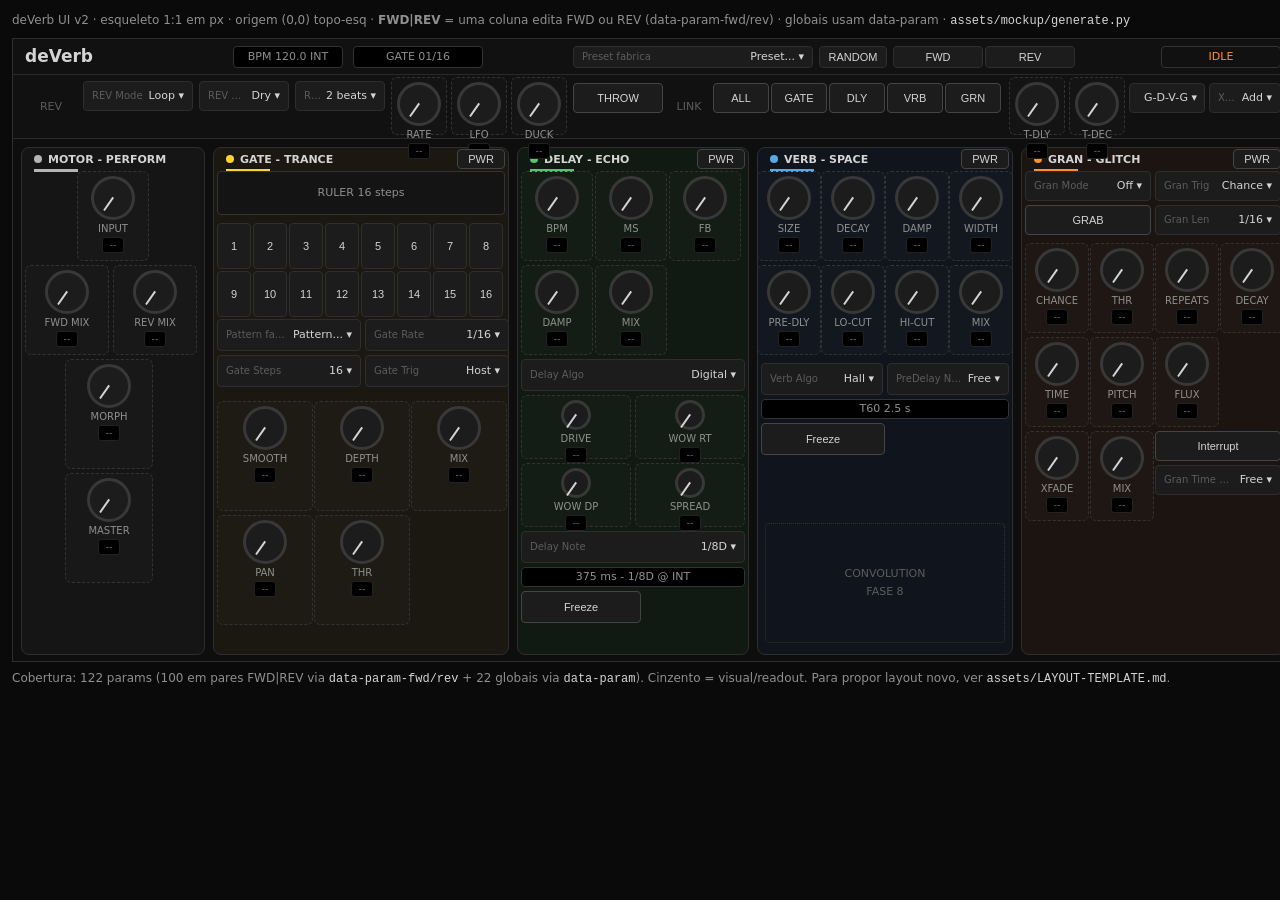
<file: assets/mockup/index.html>
<!DOCTYPE html>
<html lang="pt">
<head>
<meta charset="utf-8">
<title>deVerb — esqueleto 1280x624 (UI v2)</title>
<link rel="stylesheet" href="styles.css">
</head>
<body>
<div class="page">
<div class="meta">deVerb UI v2 · esqueleto 1:1 em px · origem (0,0) topo-esq · <b>FWD|REV</b> = uma coluna edita FWD ou REV (data-param-fwd/rev) · globais usam data-param · <span class="mono">assets/mockup/generate.py</span></div>
<div id="stage">
<div class="topbar"></div>
<div class="toplines"></div>
<div class="panel motor" style="left:8px;top:108px;width:184px;height:508px"><div class="phead"><span class="dot" style="background:#b5b5b5"></span>MOTOR - PERFORM</div><div class="accent" style="background:#b5b5b5"></div></div>
<div class="panel gate" style="left:200px;top:108px;width:296px;height:508px"><div class="phead"><span class="dot" style="background:#fed134"></span>GATE - TRANCE</div><div class="accent" style="background:#fed134"></div></div>
<div class="panel delay" style="left:504px;top:108px;width:232px;height:508px"><div class="phead"><span class="dot" style="background:#58c472"></span>DELAY - ECHO</div><div class="accent" style="background:#58c472"></div></div>
<div class="panel verb" style="left:744px;top:108px;width:256px;height:508px"><div class="phead"><span class="dot" style="background:#5aa9e6"></span>VERB - SPACE</div><div class="accent" style="background:#5aa9e6"></div></div>
<div class="panel gran" style="left:1008px;top:108px;width:264px;height:508px"><div class="phead"><span class="dot" style="background:#ff9034"></span>GRAN - GLITCH</div><div class="accent" style="background:#ff9034"></div></div>
<div class="widgets">
<div class="visual title" style="left:12px;top:0px;width:200px;height:36px" data-visual="title">deVerb</div>
<div class="visual readout" style="left:220px;top:7px;width:110px;height:22px" data-visual="bpm-readout">BPM 120.0 INT</div>
<div class="visual readout" style="left:340px;top:7px;width:130px;height:22px" data-visual="gate-readout">GATE 01/16</div>
<div class="combo" style="left:560px;top:7px;width:240px;height:22px" data-role="factory-preset" title="Preset fabrica"><span class="clabel">Preset fabrica</span><span class="cval">Preset... ▾</span></div>
<button class="tbtn" style="left:806px;top:7px;width:68px;height:22px" data-role="random" title="RANDOM">RANDOM</button>
<button class="tbtn" style="left:880px;top:7px;width:90px;height:22px" data-role="mode-fwdrev" title="FWD">FWD</button>
<button class="tbtn" style="left:972px;top:7px;width:90px;height:22px" data-role="mode-fwdrev" title="REV">REV</button>
<div class="visual led" style="left:1148px;top:7px;width:120px;height:22px" data-visual="gran-led">IDLE</div>
<div class="visual sect" style="left:12px;top:40px;width:52px;height:56px" data-visual="sect-rev">REV</div>
<div class="combo" style="left:70px;top:42px;width:110px;height:30px" data-param="rev_mode" title="REV Mode"><span class="clabel">REV Mode</span><span class="cval">Loop ▾</span></div>
<div class="combo" style="left:186px;top:42px;width:90px;height:30px" data-param="rev_source" title="REV Source"><span class="clabel">REV Source</span><span class="cval">Dry ▾</span></div>
<div class="combo" style="left:282px;top:42px;width:90px;height:30px" data-param="rev_capture" title="REV Capture"><span class="clabel">REV Capture</span><span class="cval">2 beats ▾</span></div>
<div class="knob" style="left:378px;top:38px;width:56px;height:58px" data-param="rev_rate" data-label="RATE" ><div class="dial"><div class="ptr"></div></div><div class="klabel">RATE</div><div class="kval">--</div></div>
<div class="knob" style="left:438px;top:38px;width:56px;height:58px" data-param="rev_lfo" data-label="LFO" ><div class="dial"><div class="ptr"></div></div><div class="klabel">LFO</div><div class="kval">--</div></div>
<div class="knob" style="left:498px;top:38px;width:56px;height:58px" data-param="rev_duck" data-label="DUCK" ><div class="dial"><div class="ptr"></div></div><div class="klabel">DUCK</div><div class="kval">--</div></div>
<button class="tbtn tog" style="left:560px;top:44px;width:90px;height:30px" data-param="rev_throw" title="THROW">THROW</button>
<div class="visual sect" style="left:656px;top:40px;width:40px;height:56px" data-visual="sect-link">LINK</div>
<button class="tbtn tog" style="left:700px;top:44px;width:56px;height:30px" data-param="link_master" title="ALL">ALL</button>
<button class="tbtn tog" style="left:758px;top:44px;width:56px;height:30px" data-param="link_gate" title="GATE">GATE</button>
<button class="tbtn tog" style="left:816px;top:44px;width:56px;height:30px" data-param="link_delay" title="DLY">DLY</button>
<button class="tbtn tog" style="left:874px;top:44px;width:56px;height:30px" data-param="link_verb" title="VRB">VRB</button>
<button class="tbtn tog" style="left:932px;top:44px;width:56px;height:30px" data-param="link_gran" title="GRN">GRN</button>
<div class="knob" style="left:996px;top:38px;width:56px;height:58px" data-param="trim_delay" data-label="T-DLY" ><div class="dial"><div class="ptr"></div></div><div class="klabel">T-DLY</div><div class="kval">--</div></div>
<div class="knob" style="left:1056px;top:38px;width:56px;height:58px" data-param="trim_decay" data-label="T-DEC" ><div class="dial"><div class="ptr"></div></div><div class="klabel">T-DEC</div><div class="kval">--</div></div>
<div class="combo" style="left:1116px;top:44px;width:76px;height:30px" data-param="chain_order" title="Chain Order"><span class="clabel">Chain Order</span><span class="cval">G-D-V-G ▾</span></div>
<div class="combo" style="left:1196px;top:44px;width:72px;height:30px" data-param="x_mode" title="X Mode"><span class="clabel">X Mode</span><span class="cval">Add ▾</span></div>
<div class="knob" style="left:64px;top:132px;width:72px;height:90px" data-param="input_gain" data-label="INPUT" ><div class="dial"><div class="ptr"></div></div><div class="klabel">INPUT</div><div class="kval">--</div></div>
<div class="knob" style="left:12px;top:226px;width:84px;height:90px" data-param="fwd_mix" data-label="FWD MIX" ><div class="dial"><div class="ptr"></div></div><div class="klabel">FWD MIX</div><div class="kval">--</div></div>
<div class="knob" style="left:100px;top:226px;width:84px;height:90px" data-param="rev_mix" data-label="REV MIX" ><div class="dial"><div class="ptr"></div></div><div class="klabel">REV MIX</div><div class="kval">--</div></div>
<div class="knob" style="left:52px;top:320px;width:88px;height:110px" data-param="morph" data-label="MORPH" ><div class="dial"><div class="ptr"></div></div><div class="klabel">MORPH</div><div class="kval">--</div></div>
<div class="knob" style="left:52px;top:434px;width:88px;height:110px" data-param="master" data-label="MASTER" ><div class="dial"><div class="ptr"></div></div><div class="klabel">MASTER</div><div class="kval">--</div></div>
<div class="visual ruler" style="left:204px;top:132px;width:288px;height:44px" data-visual="ruler">RULER 16 steps</div>
<button class="step" style="left:204px;top:184px;width:34px;height:46px" data-param-fwd="fwd_gate_pattern" data-param-rev="rev_gate_pattern" data-step="0" title="step 1">1</button>
<button class="step" style="left:240px;top:184px;width:34px;height:46px" data-param-fwd="fwd_gate_pattern" data-param-rev="rev_gate_pattern" data-step="1" title="step 2">2</button>
<button class="step" style="left:276px;top:184px;width:34px;height:46px" data-param-fwd="fwd_gate_pattern" data-param-rev="rev_gate_pattern" data-step="2" title="step 3">3</button>
<button class="step" style="left:312px;top:184px;width:34px;height:46px" data-param-fwd="fwd_gate_pattern" data-param-rev="rev_gate_pattern" data-step="3" title="step 4">4</button>
<button class="step" style="left:348px;top:184px;width:34px;height:46px" data-param-fwd="fwd_gate_pattern" data-param-rev="rev_gate_pattern" data-step="4" title="step 5">5</button>
<button class="step" style="left:384px;top:184px;width:34px;height:46px" data-param-fwd="fwd_gate_pattern" data-param-rev="rev_gate_pattern" data-step="5" title="step 6">6</button>
<button class="step" style="left:420px;top:184px;width:34px;height:46px" data-param-fwd="fwd_gate_pattern" data-param-rev="rev_gate_pattern" data-step="6" title="step 7">7</button>
<button class="step" style="left:456px;top:184px;width:34px;height:46px" data-param-fwd="fwd_gate_pattern" data-param-rev="rev_gate_pattern" data-step="7" title="step 8">8</button>
<button class="step" style="left:204px;top:232px;width:34px;height:46px" data-param-fwd="fwd_gate_pattern" data-param-rev="rev_gate_pattern" data-step="8" title="step 9">9</button>
<button class="step" style="left:240px;top:232px;width:34px;height:46px" data-param-fwd="fwd_gate_pattern" data-param-rev="rev_gate_pattern" data-step="9" title="step 10">10</button>
<button class="step" style="left:276px;top:232px;width:34px;height:46px" data-param-fwd="fwd_gate_pattern" data-param-rev="rev_gate_pattern" data-step="10" title="step 11">11</button>
<button class="step" style="left:312px;top:232px;width:34px;height:46px" data-param-fwd="fwd_gate_pattern" data-param-rev="rev_gate_pattern" data-step="11" title="step 12">12</button>
<button class="step" style="left:348px;top:232px;width:34px;height:46px" data-param-fwd="fwd_gate_pattern" data-param-rev="rev_gate_pattern" data-step="12" title="step 13">13</button>
<button class="step" style="left:384px;top:232px;width:34px;height:46px" data-param-fwd="fwd_gate_pattern" data-param-rev="rev_gate_pattern" data-step="13" title="step 14">14</button>
<button class="step" style="left:420px;top:232px;width:34px;height:46px" data-param-fwd="fwd_gate_pattern" data-param-rev="rev_gate_pattern" data-step="14" title="step 15">15</button>
<button class="step" style="left:456px;top:232px;width:34px;height:46px" data-param-fwd="fwd_gate_pattern" data-param-rev="rev_gate_pattern" data-step="15" title="step 16">16</button>
<div class="combo" style="left:204px;top:280px;width:144px;height:32px" data-role="pattern-preset" data-param-fwd="fwd_gate_pattern" data-param-rev="rev_gate_pattern" title="Pattern fabrica"><span class="clabel">Pattern fabrica</span><span class="cval">Pattern... ▾</span></div>
<div class="combo" style="left:352px;top:280px;width:144px;height:32px" data-param-fwd="fwd_gate_rate" data-param-rev="rev_gate_rate" title="Gate Rate"><span class="clabel">Gate Rate</span><span class="cval">1/16 ▾</span></div>
<div class="combo" style="left:204px;top:316px;width:144px;height:32px" data-param-fwd="fwd_gate_steps" data-param-rev="rev_gate_steps" title="Gate Steps"><span class="clabel">Gate Steps</span><span class="cval">16 ▾</span></div>
<div class="combo" style="left:352px;top:316px;width:144px;height:32px" data-param-fwd="fwd_gate_trig" data-param-rev="rev_gate_trig" title="Gate Trig"><span class="clabel">Gate Trig</span><span class="cval">Host ▾</span></div>
<div class="knob" style="left:204px;top:362px;width:96px;height:110px" data-param-fwd="fwd_gate_smooth" data-param-rev="rev_gate_smooth" data-label="SMOOTH" ><div class="dial"><div class="ptr"></div></div><div class="klabel">SMOOTH</div><div class="kval">--</div></div>
<div class="knob" style="left:301px;top:362px;width:96px;height:110px" data-param-fwd="fwd_gate_depth" data-param-rev="rev_gate_depth" data-label="DEPTH" ><div class="dial"><div class="ptr"></div></div><div class="klabel">DEPTH</div><div class="kval">--</div></div>
<div class="knob" style="left:398px;top:362px;width:96px;height:110px" data-param-fwd="fwd_gate_mix" data-param-rev="rev_gate_mix" data-label="MIX" ><div class="dial"><div class="ptr"></div></div><div class="klabel">MIX</div><div class="kval">--</div></div>
<div class="knob" style="left:204px;top:476px;width:96px;height:110px" data-param-fwd="fwd_gate_pan" data-param-rev="rev_gate_pan" data-label="PAN" ><div class="dial"><div class="ptr"></div></div><div class="klabel">PAN</div><div class="kval">--</div></div>
<div class="knob" style="left:301px;top:476px;width:96px;height:110px" data-param-fwd="fwd_gate_env_thr" data-param-rev="rev_gate_env_thr" data-label="THR" ><div class="dial"><div class="ptr"></div></div><div class="klabel">THR</div><div class="kval">--</div></div>
<button class="tbtn tog" style="left:444px;top:110px;width:48px;height:20px" data-param-fwd="fwd_gate_on" data-param-rev="rev_gate_on" title="PWR">PWR</button>
<div class="knob" style="left:508px;top:132px;width:72px;height:90px" data-param="tempo_bpm" data-label="BPM" ><div class="dial"><div class="ptr"></div></div><div class="klabel">BPM</div><div class="kval">--</div></div>
<div class="knob" style="left:582px;top:132px;width:72px;height:90px" data-param-fwd="fwd_delay_time" data-param-rev="rev_delay_time" data-label="MS" ><div class="dial"><div class="ptr"></div></div><div class="klabel">MS</div><div class="kval">--</div></div>
<div class="knob" style="left:656px;top:132px;width:72px;height:90px" data-param-fwd="fwd_delay_fb" data-param-rev="rev_delay_fb" data-label="FB" ><div class="dial"><div class="ptr"></div></div><div class="klabel">FB</div><div class="kval">--</div></div>
<div class="knob" style="left:508px;top:226px;width:72px;height:90px" data-param-fwd="fwd_delay_damp" data-param-rev="rev_delay_damp" data-label="DAMP" ><div class="dial"><div class="ptr"></div></div><div class="klabel">DAMP</div><div class="kval">--</div></div>
<div class="knob" style="left:582px;top:226px;width:72px;height:90px" data-param-fwd="fwd_delay_mix" data-param-rev="rev_delay_mix" data-label="MIX" ><div class="dial"><div class="ptr"></div></div><div class="klabel">MIX</div><div class="kval">--</div></div>
<div class="combo" style="left:508px;top:320px;width:224px;height:32px" data-param-fwd="fwd_delay_algo" data-param-rev="rev_delay_algo" title="Delay Algo"><span class="clabel">Delay Algo</span><span class="cval">Digital ▾</span></div>
<div class="knob" style="left:508px;top:356px;width:110px;height:64px" data-param-fwd="fwd_delay_drive" data-param-rev="rev_delay_drive" data-label="DRIVE" data-size="mini"><div class="dial"><div class="ptr"></div></div><div class="klabel">DRIVE</div><div class="kval">--</div></div>
<div class="knob" style="left:622px;top:356px;width:110px;height:64px" data-param-fwd="fwd_delay_wow_rate" data-param-rev="rev_delay_wow_rate" data-label="WOW RT" data-size="mini"><div class="dial"><div class="ptr"></div></div><div class="klabel">WOW RT</div><div class="kval">--</div></div>
<div class="knob" style="left:508px;top:424px;width:110px;height:64px" data-param-fwd="fwd_delay_wow_depth" data-param-rev="rev_delay_wow_depth" data-label="WOW DP" data-size="mini"><div class="dial"><div class="ptr"></div></div><div class="klabel">WOW DP</div><div class="kval">--</div></div>
<div class="knob" style="left:622px;top:424px;width:110px;height:64px" data-param-fwd="fwd_delay_spread" data-param-rev="rev_delay_spread" data-label="SPREAD" data-size="mini"><div class="dial"><div class="ptr"></div></div><div class="klabel">SPREAD</div><div class="kval">--</div></div>
<div class="combo" style="left:508px;top:492px;width:224px;height:32px" data-param-fwd="fwd_delay_note" data-param-rev="rev_delay_note" title="Delay Note"><span class="clabel">Delay Note</span><span class="cval">1/8D ▾</span></div>
<div class="visual readout" style="left:508px;top:528px;width:224px;height:20px" data-visual="delay-ms">375 ms - 1/8D @ INT</div>
<button class="tbtn tog" style="left:508px;top:552px;width:120px;height:32px" data-param-fwd="fwd_delay_freeze" data-param-rev="rev_delay_freeze" title="Freeze">Freeze</button>
<button class="tbtn tog" style="left:684px;top:110px;width:48px;height:20px" data-param-fwd="fwd_delay_on" data-param-rev="rev_delay_on" title="PWR">PWR</button>
<div class="knob" style="left:744px;top:132px;width:64px;height:90px" data-param-fwd="fwd_verb_size" data-param-rev="rev_verb_size" data-label="SIZE" ><div class="dial"><div class="ptr"></div></div><div class="klabel">SIZE</div><div class="kval">--</div></div>
<div class="knob" style="left:808px;top:132px;width:64px;height:90px" data-param-fwd="fwd_verb_decay" data-param-rev="rev_verb_decay" data-label="DECAY" ><div class="dial"><div class="ptr"></div></div><div class="klabel">DECAY</div><div class="kval">--</div></div>
<div class="knob" style="left:872px;top:132px;width:64px;height:90px" data-param-fwd="fwd_verb_damp" data-param-rev="rev_verb_damp" data-label="DAMP" ><div class="dial"><div class="ptr"></div></div><div class="klabel">DAMP</div><div class="kval">--</div></div>
<div class="knob" style="left:936px;top:132px;width:64px;height:90px" data-param-fwd="fwd_verb_width" data-param-rev="rev_verb_width" data-label="WIDTH" ><div class="dial"><div class="ptr"></div></div><div class="klabel">WIDTH</div><div class="kval">--</div></div>
<div class="knob" style="left:744px;top:226px;width:64px;height:90px" data-param-fwd="fwd_verb_predelay" data-param-rev="rev_verb_predelay" data-label="PRE-DLY" ><div class="dial"><div class="ptr"></div></div><div class="klabel">PRE-DLY</div><div class="kval">--</div></div>
<div class="knob" style="left:808px;top:226px;width:64px;height:90px" data-param-fwd="fwd_verb_locut" data-param-rev="rev_verb_locut" data-label="LO-CUT" ><div class="dial"><div class="ptr"></div></div><div class="klabel">LO-CUT</div><div class="kval">--</div></div>
<div class="knob" style="left:872px;top:226px;width:64px;height:90px" data-param-fwd="fwd_verb_hicut" data-param-rev="rev_verb_hicut" data-label="HI-CUT" ><div class="dial"><div class="ptr"></div></div><div class="klabel">HI-CUT</div><div class="kval">--</div></div>
<div class="knob" style="left:936px;top:226px;width:64px;height:90px" data-param-fwd="fwd_verb_mix" data-param-rev="rev_verb_mix" data-label="MIX" ><div class="dial"><div class="ptr"></div></div><div class="klabel">MIX</div><div class="kval">--</div></div>
<div class="combo" style="left:748px;top:324px;width:122px;height:32px" data-param-fwd="fwd_verb_algo" data-param-rev="rev_verb_algo" title="Verb Algo"><span class="clabel">Verb Algo</span><span class="cval">Hall ▾</span></div>
<div class="combo" style="left:874px;top:324px;width:122px;height:32px" data-param-fwd="fwd_verb_predelay_note" data-param-rev="rev_verb_predelay_note" title="PreDelay Note"><span class="clabel">PreDelay Note</span><span class="cval">Free ▾</span></div>
<div class="visual readout" style="left:748px;top:360px;width:248px;height:20px" data-visual="verb-t60">T60 2.5 s</div>
<button class="tbtn tog" style="left:748px;top:384px;width:124px;height:32px" data-param-fwd="fwd_verb_freeze" data-param-rev="rev_verb_freeze" title="Freeze">Freeze</button>
<button class="tbtn tog" style="left:948px;top:110px;width:48px;height:20px" data-param-fwd="fwd_verb_on" data-param-rev="rev_verb_on" title="PWR">PWR</button>
<div class="visual irph" style="left:752px;top:484px;width:240px;height:120px" data-visual="ir-placeholder">CONVOLUTION<br>FASE 8</div>
<div class="combo" style="left:1012px;top:132px;width:126px;height:30px" data-param-fwd="gr_mode" data-param-rev="rev_gr_mode" title="Gran Mode"><span class="clabel">Gran Mode</span><span class="cval">Off ▾</span></div>
<div class="combo" style="left:1142px;top:132px;width:126px;height:30px" data-param-fwd="gr_trigger" data-param-rev="rev_gr_trigger" title="Gran Trig"><span class="clabel">Gran Trig</span><span class="cval">Chance ▾</span></div>
<button class="tbtn tog" style="left:1012px;top:166px;width:126px;height:30px" data-param-fwd="gr_manual" data-param-rev="rev_gr_manual" title="GRAB">GRAB</button>
<div class="combo" style="left:1142px;top:166px;width:126px;height:30px" data-param-fwd="gr_len_note" data-param-rev="rev_gr_len_note" title="Gran Len"><span class="clabel">Gran Len</span><span class="cval">1/16 ▾</span></div>
<div class="knob" style="left:1012px;top:204px;width:64px;height:90px" data-param-fwd="gr_chance" data-param-rev="rev_gr_chance" data-label="CHANCE" ><div class="dial"><div class="ptr"></div></div><div class="klabel">CHANCE</div><div class="kval">--</div></div>
<div class="knob" style="left:1077px;top:204px;width:64px;height:90px" data-param-fwd="gr_env_thr" data-param-rev="rev_gr_env_thr" data-label="THR" ><div class="dial"><div class="ptr"></div></div><div class="klabel">THR</div><div class="kval">--</div></div>
<div class="knob" style="left:1142px;top:204px;width:64px;height:90px" data-param-fwd="gr_repeats" data-param-rev="rev_gr_repeats" data-label="REPEATS" ><div class="dial"><div class="ptr"></div></div><div class="klabel">REPEATS</div><div class="kval">--</div></div>
<div class="knob" style="left:1207px;top:204px;width:64px;height:90px" data-param-fwd="gr_decay" data-param-rev="rev_gr_decay" data-label="DECAY" ><div class="dial"><div class="ptr"></div></div><div class="klabel">DECAY</div><div class="kval">--</div></div>
<div class="knob" style="left:1012px;top:298px;width:64px;height:90px" data-param-fwd="gr_time" data-param-rev="rev_gr_time" data-label="TIME" ><div class="dial"><div class="ptr"></div></div><div class="klabel">TIME</div><div class="kval">--</div></div>
<div class="knob" style="left:1077px;top:298px;width:64px;height:90px" data-param-fwd="gr_pitch" data-param-rev="rev_gr_pitch" data-label="PITCH" ><div class="dial"><div class="ptr"></div></div><div class="klabel">PITCH</div><div class="kval">--</div></div>
<div class="knob" style="left:1142px;top:298px;width:64px;height:90px" data-param-fwd="gr_flux" data-param-rev="rev_gr_flux" data-label="FLUX" ><div class="dial"><div class="ptr"></div></div><div class="klabel">FLUX</div><div class="kval">--</div></div>
<div class="knob" style="left:1012px;top:392px;width:64px;height:90px" data-param-fwd="gr_xfade" data-param-rev="rev_gr_xfade" data-label="XFADE" ><div class="dial"><div class="ptr"></div></div><div class="klabel">XFADE</div><div class="kval">--</div></div>
<div class="knob" style="left:1077px;top:392px;width:64px;height:90px" data-param-fwd="gr_mix" data-param-rev="rev_gr_mix" data-label="MIX" ><div class="dial"><div class="ptr"></div></div><div class="klabel">MIX</div><div class="kval">--</div></div>
<button class="tbtn tog" style="left:1142px;top:392px;width:126px;height:30px" data-param-fwd="gr_interrupt" data-param-rev="rev_gr_interrupt" title="Interrupt">Interrupt</button>
<div class="combo" style="left:1142px;top:426px;width:126px;height:30px" data-param-fwd="gr_time_note" data-param-rev="rev_gr_time_note" title="Gran Time Note"><span class="clabel">Gran Time Note</span><span class="cval">Free ▾</span></div>
<button class="tbtn tog" style="left:1220px;top:110px;width:48px;height:20px" data-param-fwd="gr_on" data-param-rev="rev_gr_on" title="PWR">PWR</button>
</div>
</div>
<div class="legend">Cobertura: 122 params (100 em pares FWD|REV via <span class="mono">data-param-fwd/rev</span> + 22 globais via <span class="mono">data-param</span>). Cinzento = visual/readout. Para propor layout novo, ver <span class="mono">assets/LAYOUT-TEMPLATE.md</span>.</div>
</div>
</body>
</html>
</file>
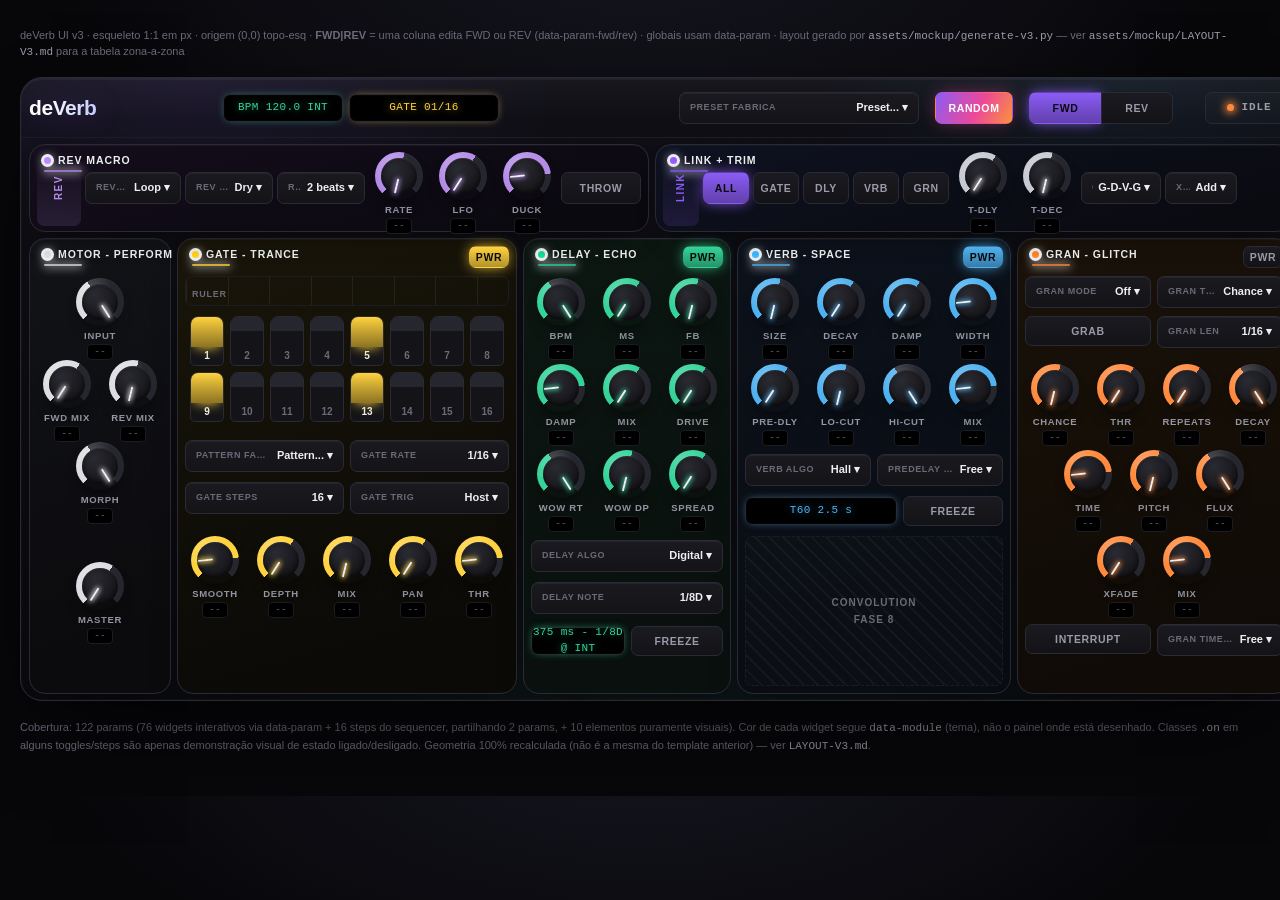
<file: assets/mockup/index-v3.html>
<!DOCTYPE html>
<html lang="pt">
<head>
<meta charset="utf-8">
<title>deVerb — esqueleto 1280x624 (UI v3 · layout reorganizado)</title>
<link rel="stylesheet" href="styles-v3.css">
</head>
<body>
<div class="page">
<div class="meta">deVerb UI v3 · esqueleto 1:1 em px · origem (0,0) topo-esq · <b>FWD|REV</b> = uma coluna edita FWD ou REV (data-param-fwd/rev) · globais usam data-param · layout gerado por <span class="mono">assets/mockup/generate-v3.py</span> — ver <span class="mono">assets/mockup/LAYOUT-V3.md</span> para a tabela zona-a-zona</div>
<div id="stage">
<div class="stage-grain" aria-hidden="true"></div>
<div class="stage-glow" aria-hidden="true"></div>
<div class="topbar" style="height:60px"></div>
<div class="panel motor" style="left:8px;top:160px;width:142px;height:456px"><div class="phead"><span class="dot" style="background:#dcdce2"></span>MOTOR - PERFORM</div><div class="accent" style="background:#dcdce2"></div></div>
<div class="panel gate" style="left:156px;top:160px;width:340px;height:456px"><div class="phead"><span class="dot" style="background:#ffd23f"></span>GATE - TRANCE</div><div class="accent" style="background:#ffd23f"></div></div>
<div class="panel delay" style="left:502px;top:160px;width:208px;height:456px"><div class="phead"><span class="dot" style="background:#34d399"></span>DELAY - ECHO</div><div class="accent" style="background:#34d399"></div></div>
<div class="panel verb" style="left:716px;top:160px;width:274px;height:456px"><div class="phead"><span class="dot" style="background:#4fb2f0"></span>VERB - SPACE</div><div class="accent" style="background:#4fb2f0"></div></div>
<div class="panel gran" style="left:996px;top:160px;width:274px;height:456px"><div class="phead"><span class="dot" style="background:#ff8a3d"></span>GRAN - GLITCH</div><div class="accent" style="background:#ff8a3d"></div></div>
<div class="panel rev-card card" style="left:8px;top:66px;width:620px;height:88px"><div class="phead"><span class="dot" style="background:#b48ce8"></span>REV MACRO</div><div class="accent" style="background:#b48ce8"></div></div>
<div class="panel link-card card" style="left:634px;top:66px;width:638px;height:88px"><div class="phead"><span class="dot" style="background:#8b5cf6"></span>LINK + TRIM</div><div class="accent" style="background:#8b5cf6"></div></div>
<div class="widgets">
<div class="visual title" style="left:8px;top:12px;width:170px;height:36px" data-visual="title" data-module="brand">deVerb</div>
<div class="visual readout" style="left:202px;top:16px;width:120px;height:28px" data-visual="bpm-readout" data-module="delay">BPM 120.0 INT</div>
<div class="visual readout" style="left:328px;top:16px;width:150px;height:28px" data-visual="gate-readout" data-module="gate">GATE 01/16</div>
<div class="combo" style="left:658px;top:14px;width:240px;height:32px" data-role="factory-preset" data-module="global" title="Preset fabrica"><span class="clabel">Preset fabrica</span><span class="cval">Preset... ▾</span></div>
<button class="tbtn btn-random" style="left:914px;top:14px;width:78px;height:32px" data-role="random" data-module="brand" title="RANDOM">RANDOM</button>
<button class="tbtn on seg-l" style="left:1008px;top:14px;width:72px;height:32px" data-role="mode-fwdrev" data-module="brand" title="FWD">FWD</button>
<button class="tbtn seg-r" style="left:1080px;top:14px;width:72px;height:32px" data-role="mode-fwdrev" data-module="brand" title="REV">REV</button>
<div class="visual led" style="left:1184px;top:14px;width:88px;height:32px" data-visual="gran-led" data-module="gran">IDLE</div>
<div class="visual sect" style="left:16px;top:72px;width:44px;height:76px" data-visual="sect-rev" data-module="rev">REV</div>
<div class="combo" style="left:64px;top:94px;width:96px;height:32px" data-param="rev_mode" data-module="rev" title="REV Mode"><span class="clabel">REV Mode</span><span class="cval">Loop ▾</span></div>
<div class="combo" style="left:164px;top:94px;width:88px;height:32px" data-param="rev_source" data-module="rev" title="REV Source"><span class="clabel">REV Source</span><span class="cval">Dry ▾</span></div>
<div class="combo" style="left:256px;top:94px;width:88px;height:32px" data-param="rev_capture" data-module="rev" title="REV Capture"><span class="clabel">REV Capture</span><span class="cval">2 beats ▾</span></div>
<div class="knob" style="left:348px;top:72px;width:60px;height:76px" data-param="rev_rate" data-label="RATE" data-module="rev" ><div class="dial"><div class="ptr"></div></div><div class="klabel">RATE</div><div class="kval">--</div></div>
<div class="knob" style="left:412px;top:72px;width:60px;height:76px" data-param="rev_lfo" data-label="LFO" data-module="rev" ><div class="dial"><div class="ptr"></div></div><div class="klabel">LFO</div><div class="kval">--</div></div>
<div class="knob" style="left:476px;top:72px;width:60px;height:76px" data-param="rev_duck" data-label="DUCK" data-module="rev" ><div class="dial"><div class="ptr"></div></div><div class="klabel">DUCK</div><div class="kval">--</div></div>
<button class="tbtn tog" style="left:540px;top:94px;width:80px;height:32px" data-param="rev_throw" data-module="rev" title="THROW">THROW</button>
<div class="visual sect" style="left:642px;top:72px;width:36px;height:76px" data-visual="sect-link" data-module="brand">LINK</div>
<button class="tbtn tog on" style="left:682px;top:94px;width:46px;height:32px" data-param="link_master" data-module="brand" title="ALL">ALL</button>
<button class="tbtn tog" style="left:732px;top:94px;width:46px;height:32px" data-param="link_gate" data-module="gate" title="GATE">GATE</button>
<button class="tbtn tog" style="left:782px;top:94px;width:46px;height:32px" data-param="link_delay" data-module="delay" title="DLY">DLY</button>
<button class="tbtn tog" style="left:832px;top:94px;width:46px;height:32px" data-param="link_verb" data-module="verb" title="VRB">VRB</button>
<button class="tbtn tog" style="left:882px;top:94px;width:46px;height:32px" data-param="link_gran" data-module="gran" title="GRN">GRN</button>
<div class="knob" style="left:932px;top:72px;width:60px;height:76px" data-param="trim_delay" data-label="T-DLY" data-module="global" ><div class="dial"><div class="ptr"></div></div><div class="klabel">T-DLY</div><div class="kval">--</div></div>
<div class="knob" style="left:996px;top:72px;width:60px;height:76px" data-param="trim_decay" data-label="T-DEC" data-module="global" ><div class="dial"><div class="ptr"></div></div><div class="klabel">T-DEC</div><div class="kval">--</div></div>
<div class="combo" style="left:1060px;top:94px;width:80px;height:32px" data-param="chain_order" data-module="global" title="Chain Order"><span class="clabel">Chain Order</span><span class="cval">G-D-V-G ▾</span></div>
<div class="combo" style="left:1144px;top:94px;width:72px;height:32px" data-param="x_mode" data-module="global" title="X Mode"><span class="clabel">X Mode</span><span class="cval">Add ▾</span></div>
<div class="knob" style="left:49px;top:198px;width:60px;height:76px" data-param="input_gain" data-label="INPUT" data-module="motor" ><div class="dial"><div class="ptr"></div></div><div class="klabel">INPUT</div><div class="kval">--</div></div>
<div class="knob" style="left:16px;top:280px;width:60px;height:76px" data-param="fwd_mix" data-label="FWD MIX" data-module="motor" ><div class="dial"><div class="ptr"></div></div><div class="klabel">FWD MIX</div><div class="kval">--</div></div>
<div class="knob" style="left:82px;top:280px;width:60px;height:76px" data-param="rev_mix" data-label="REV MIX" data-module="motor" ><div class="dial"><div class="ptr"></div></div><div class="klabel">REV MIX</div><div class="kval">--</div></div>
<div class="knob" style="left:31px;top:362px;width:96px;height:114px" data-param="morph" data-label="MORPH" data-module="motor" ><div class="dial"><div class="ptr"></div></div><div class="klabel">MORPH</div><div class="kval">--</div></div>
<div class="knob" style="left:31px;top:482px;width:96px;height:114px" data-param="master" data-label="MASTER" data-module="motor" ><div class="dial"><div class="ptr"></div></div><div class="klabel">MASTER</div><div class="kval">--</div></div>
<div class="visual ruler" style="left:164px;top:198px;width:324px;height:30px" data-visual="ruler" data-module="gate">RULER</div>
<button class="step on" style="left:169px;top:238px;width:34px;height:50px" data-param-fwd="fwd_gate_pattern" data-param-rev="rev_gate_pattern" data-step="0" data-module="gate" title="step 1">1</button>
<button class="step" style="left:209px;top:238px;width:34px;height:50px" data-param-fwd="fwd_gate_pattern" data-param-rev="rev_gate_pattern" data-step="1" data-module="gate" title="step 2">2</button>
<button class="step" style="left:249px;top:238px;width:34px;height:50px" data-param-fwd="fwd_gate_pattern" data-param-rev="rev_gate_pattern" data-step="2" data-module="gate" title="step 3">3</button>
<button class="step" style="left:289px;top:238px;width:34px;height:50px" data-param-fwd="fwd_gate_pattern" data-param-rev="rev_gate_pattern" data-step="3" data-module="gate" title="step 4">4</button>
<button class="step on" style="left:329px;top:238px;width:34px;height:50px" data-param-fwd="fwd_gate_pattern" data-param-rev="rev_gate_pattern" data-step="4" data-module="gate" title="step 5">5</button>
<button class="step" style="left:369px;top:238px;width:34px;height:50px" data-param-fwd="fwd_gate_pattern" data-param-rev="rev_gate_pattern" data-step="5" data-module="gate" title="step 6">6</button>
<button class="step" style="left:409px;top:238px;width:34px;height:50px" data-param-fwd="fwd_gate_pattern" data-param-rev="rev_gate_pattern" data-step="6" data-module="gate" title="step 7">7</button>
<button class="step" style="left:449px;top:238px;width:34px;height:50px" data-param-fwd="fwd_gate_pattern" data-param-rev="rev_gate_pattern" data-step="7" data-module="gate" title="step 8">8</button>
<button class="step on" style="left:169px;top:294px;width:34px;height:50px" data-param-fwd="fwd_gate_pattern" data-param-rev="rev_gate_pattern" data-step="8" data-module="gate" title="step 9">9</button>
<button class="step" style="left:209px;top:294px;width:34px;height:50px" data-param-fwd="fwd_gate_pattern" data-param-rev="rev_gate_pattern" data-step="9" data-module="gate" title="step 10">10</button>
<button class="step" style="left:249px;top:294px;width:34px;height:50px" data-param-fwd="fwd_gate_pattern" data-param-rev="rev_gate_pattern" data-step="10" data-module="gate" title="step 11">11</button>
<button class="step" style="left:289px;top:294px;width:34px;height:50px" data-param-fwd="fwd_gate_pattern" data-param-rev="rev_gate_pattern" data-step="11" data-module="gate" title="step 12">12</button>
<button class="step on" style="left:329px;top:294px;width:34px;height:50px" data-param-fwd="fwd_gate_pattern" data-param-rev="rev_gate_pattern" data-step="12" data-module="gate" title="step 13">13</button>
<button class="step" style="left:369px;top:294px;width:34px;height:50px" data-param-fwd="fwd_gate_pattern" data-param-rev="rev_gate_pattern" data-step="13" data-module="gate" title="step 14">14</button>
<button class="step" style="left:409px;top:294px;width:34px;height:50px" data-param-fwd="fwd_gate_pattern" data-param-rev="rev_gate_pattern" data-step="14" data-module="gate" title="step 15">15</button>
<button class="step" style="left:449px;top:294px;width:34px;height:50px" data-param-fwd="fwd_gate_pattern" data-param-rev="rev_gate_pattern" data-step="15" data-module="gate" title="step 16">16</button>
<div class="combo" style="left:164px;top:362px;width:159px;height:32px" data-role="pattern-preset" data-param-fwd="fwd_gate_pattern" data-param-rev="rev_gate_pattern" data-module="gate" title="Pattern fabrica"><span class="clabel">Pattern fabrica</span><span class="cval">Pattern... ▾</span></div>
<div class="combo" style="left:329px;top:362px;width:159px;height:32px" data-param-fwd="fwd_gate_rate" data-param-rev="rev_gate_rate" data-module="gate" title="Gate Rate"><span class="clabel">Gate Rate</span><span class="cval">1/16 ▾</span></div>
<div class="combo" style="left:164px;top:404px;width:159px;height:32px" data-param-fwd="fwd_gate_steps" data-param-rev="rev_gate_steps" data-module="gate" title="Gate Steps"><span class="clabel">Gate Steps</span><span class="cval">16 ▾</span></div>
<div class="combo" style="left:329px;top:404px;width:159px;height:32px" data-param-fwd="fwd_gate_trig" data-param-rev="rev_gate_trig" data-module="gate" title="Gate Trig"><span class="clabel">Gate Trig</span><span class="cval">Host ▾</span></div>
<div class="knob" style="left:164px;top:456px;width:60px;height:76px" data-param-fwd="fwd_gate_smooth" data-param-rev="rev_gate_smooth" data-label="SMOOTH" data-module="gate" ><div class="dial"><div class="ptr"></div></div><div class="klabel">SMOOTH</div><div class="kval">--</div></div>
<div class="knob" style="left:230px;top:456px;width:60px;height:76px" data-param-fwd="fwd_gate_depth" data-param-rev="rev_gate_depth" data-label="DEPTH" data-module="gate" ><div class="dial"><div class="ptr"></div></div><div class="klabel">DEPTH</div><div class="kval">--</div></div>
<div class="knob" style="left:296px;top:456px;width:60px;height:76px" data-param-fwd="fwd_gate_mix" data-param-rev="rev_gate_mix" data-label="MIX" data-module="gate" ><div class="dial"><div class="ptr"></div></div><div class="klabel">MIX</div><div class="kval">--</div></div>
<div class="knob" style="left:362px;top:456px;width:60px;height:76px" data-param-fwd="fwd_gate_pan" data-param-rev="rev_gate_pan" data-label="PAN" data-module="gate" ><div class="dial"><div class="ptr"></div></div><div class="klabel">PAN</div><div class="kval">--</div></div>
<div class="knob" style="left:428px;top:456px;width:60px;height:76px" data-param-fwd="fwd_gate_env_thr" data-param-rev="rev_gate_env_thr" data-label="THR" data-module="gate" ><div class="dial"><div class="ptr"></div></div><div class="klabel">THR</div><div class="kval">--</div></div>
<button class="tbtn tog on" style="left:448px;top:168px;width:40px;height:22px" data-param-fwd="fwd_gate_on" data-param-rev="rev_gate_on" data-module="gate" title="PWR">PWR</button>
<div class="knob" style="left:510px;top:198px;width:60px;height:76px" data-param="tempo_bpm" data-label="BPM" data-module="delay" ><div class="dial"><div class="ptr"></div></div><div class="klabel">BPM</div><div class="kval">--</div></div>
<div class="knob" style="left:576px;top:198px;width:60px;height:76px" data-param-fwd="fwd_delay_time" data-param-rev="rev_delay_time" data-label="MS" data-module="delay" ><div class="dial"><div class="ptr"></div></div><div class="klabel">MS</div><div class="kval">--</div></div>
<div class="knob" style="left:642px;top:198px;width:60px;height:76px" data-param-fwd="fwd_delay_fb" data-param-rev="rev_delay_fb" data-label="FB" data-module="delay" ><div class="dial"><div class="ptr"></div></div><div class="klabel">FB</div><div class="kval">--</div></div>
<div class="knob" style="left:510px;top:284px;width:60px;height:76px" data-param-fwd="fwd_delay_damp" data-param-rev="rev_delay_damp" data-label="DAMP" data-module="delay" ><div class="dial"><div class="ptr"></div></div><div class="klabel">DAMP</div><div class="kval">--</div></div>
<div class="knob" style="left:576px;top:284px;width:60px;height:76px" data-param-fwd="fwd_delay_mix" data-param-rev="rev_delay_mix" data-label="MIX" data-module="delay" ><div class="dial"><div class="ptr"></div></div><div class="klabel">MIX</div><div class="kval">--</div></div>
<div class="knob" style="left:642px;top:284px;width:60px;height:76px" data-param-fwd="fwd_delay_drive" data-param-rev="rev_delay_drive" data-label="DRIVE" data-module="delay" ><div class="dial"><div class="ptr"></div></div><div class="klabel">DRIVE</div><div class="kval">--</div></div>
<div class="knob" style="left:510px;top:370px;width:60px;height:76px" data-param-fwd="fwd_delay_wow_rate" data-param-rev="rev_delay_wow_rate" data-label="WOW RT" data-module="delay" ><div class="dial"><div class="ptr"></div></div><div class="klabel">WOW RT</div><div class="kval">--</div></div>
<div class="knob" style="left:576px;top:370px;width:60px;height:76px" data-param-fwd="fwd_delay_wow_depth" data-param-rev="rev_delay_wow_depth" data-label="WOW DP" data-module="delay" ><div class="dial"><div class="ptr"></div></div><div class="klabel">WOW DP</div><div class="kval">--</div></div>
<div class="knob" style="left:642px;top:370px;width:60px;height:76px" data-param-fwd="fwd_delay_spread" data-param-rev="rev_delay_spread" data-label="SPREAD" data-module="delay" ><div class="dial"><div class="ptr"></div></div><div class="klabel">SPREAD</div><div class="kval">--</div></div>
<div class="combo" style="left:510px;top:462px;width:192px;height:32px" data-param-fwd="fwd_delay_algo" data-param-rev="rev_delay_algo" data-module="delay" title="Delay Algo"><span class="clabel">Delay Algo</span><span class="cval">Digital ▾</span></div>
<div class="combo" style="left:510px;top:504px;width:192px;height:32px" data-param-fwd="fwd_delay_note" data-param-rev="rev_delay_note" data-module="delay" title="Delay Note"><span class="clabel">Delay Note</span><span class="cval">1/8D ▾</span></div>
<div class="visual readout" style="left:510px;top:549px;width:94px;height:28px" data-visual="delay-ms" data-module="delay">375 ms - 1/8D @ INT</div>
<button class="tbtn tog" style="left:610px;top:548px;width:92px;height:30px" data-param-fwd="fwd_delay_freeze" data-param-rev="rev_delay_freeze" data-module="delay" title="Freeze">Freeze</button>
<button class="tbtn tog on" style="left:662px;top:168px;width:40px;height:22px" data-param-fwd="fwd_delay_on" data-param-rev="rev_delay_on" data-module="delay" title="PWR">PWR</button>
<div class="knob" style="left:724px;top:198px;width:60px;height:76px" data-param-fwd="fwd_verb_size" data-param-rev="rev_verb_size" data-label="SIZE" data-module="verb" ><div class="dial"><div class="ptr"></div></div><div class="klabel">SIZE</div><div class="kval">--</div></div>
<div class="knob" style="left:790px;top:198px;width:60px;height:76px" data-param-fwd="fwd_verb_decay" data-param-rev="rev_verb_decay" data-label="DECAY" data-module="verb" ><div class="dial"><div class="ptr"></div></div><div class="klabel">DECAY</div><div class="kval">--</div></div>
<div class="knob" style="left:856px;top:198px;width:60px;height:76px" data-param-fwd="fwd_verb_damp" data-param-rev="rev_verb_damp" data-label="DAMP" data-module="verb" ><div class="dial"><div class="ptr"></div></div><div class="klabel">DAMP</div><div class="kval">--</div></div>
<div class="knob" style="left:922px;top:198px;width:60px;height:76px" data-param-fwd="fwd_verb_width" data-param-rev="rev_verb_width" data-label="WIDTH" data-module="verb" ><div class="dial"><div class="ptr"></div></div><div class="klabel">WIDTH</div><div class="kval">--</div></div>
<div class="knob" style="left:724px;top:284px;width:60px;height:76px" data-param-fwd="fwd_verb_predelay" data-param-rev="rev_verb_predelay" data-label="PRE-DLY" data-module="verb" ><div class="dial"><div class="ptr"></div></div><div class="klabel">PRE-DLY</div><div class="kval">--</div></div>
<div class="knob" style="left:790px;top:284px;width:60px;height:76px" data-param-fwd="fwd_verb_locut" data-param-rev="rev_verb_locut" data-label="LO-CUT" data-module="verb" ><div class="dial"><div class="ptr"></div></div><div class="klabel">LO-CUT</div><div class="kval">--</div></div>
<div class="knob" style="left:856px;top:284px;width:60px;height:76px" data-param-fwd="fwd_verb_hicut" data-param-rev="rev_verb_hicut" data-label="HI-CUT" data-module="verb" ><div class="dial"><div class="ptr"></div></div><div class="klabel">HI-CUT</div><div class="kval">--</div></div>
<div class="knob" style="left:922px;top:284px;width:60px;height:76px" data-param-fwd="fwd_verb_mix" data-param-rev="rev_verb_mix" data-label="MIX" data-module="verb" ><div class="dial"><div class="ptr"></div></div><div class="klabel">MIX</div><div class="kval">--</div></div>
<div class="combo" style="left:724px;top:376px;width:126px;height:32px" data-param-fwd="fwd_verb_algo" data-param-rev="rev_verb_algo" data-module="verb" title="Verb Algo"><span class="clabel">Verb Algo</span><span class="cval">Hall ▾</span></div>
<div class="combo" style="left:856px;top:376px;width:126px;height:32px" data-param-fwd="fwd_verb_predelay_note" data-param-rev="rev_verb_predelay_note" data-module="verb" title="PreDelay Note"><span class="clabel">PreDelay Note</span><span class="cval">Free ▾</span></div>
<div class="visual readout" style="left:724px;top:419px;width:152px;height:28px" data-visual="verb-t60" data-module="verb">T60 2.5 s</div>
<button class="tbtn tog" style="left:882px;top:418px;width:100px;height:30px" data-param-fwd="fwd_verb_freeze" data-param-rev="rev_verb_freeze" data-module="verb" title="Freeze">Freeze</button>
<div class="visual irph" style="left:724px;top:458px;width:258px;height:150px" data-visual="ir-placeholder" data-module="verb">CONVOLUTION<br>FASE 8</div>
<button class="tbtn tog on" style="left:942px;top:168px;width:40px;height:22px" data-param-fwd="fwd_verb_on" data-param-rev="rev_verb_on" data-module="verb" title="PWR">PWR</button>
<div class="combo" style="left:1004px;top:198px;width:126px;height:32px" data-param-fwd="gr_mode" data-param-rev="rev_gr_mode" data-module="gran" title="Gran Mode"><span class="clabel">Gran Mode</span><span class="cval">Off ▾</span></div>
<div class="combo" style="left:1136px;top:198px;width:126px;height:32px" data-param-fwd="gr_trigger" data-param-rev="rev_gr_trigger" data-module="gran" title="Gran Trig"><span class="clabel">Gran Trig</span><span class="cval">Chance ▾</span></div>
<button class="tbtn tog" style="left:1004px;top:238px;width:126px;height:30px" data-param-fwd="gr_manual" data-param-rev="rev_gr_manual" data-module="gran" title="GRAB">GRAB</button>
<div class="combo" style="left:1136px;top:238px;width:126px;height:32px" data-param-fwd="gr_len_note" data-param-rev="rev_gr_len_note" data-module="gran" title="Gran Len"><span class="clabel">Gran Len</span><span class="cval">1/16 ▾</span></div>
<div class="knob" style="left:1004px;top:284px;width:60px;height:76px" data-param-fwd="gr_chance" data-param-rev="rev_gr_chance" data-label="CHANCE" data-module="gran" ><div class="dial"><div class="ptr"></div></div><div class="klabel">CHANCE</div><div class="kval">--</div></div>
<div class="knob" style="left:1070px;top:284px;width:60px;height:76px" data-param-fwd="gr_env_thr" data-param-rev="rev_gr_env_thr" data-label="THR" data-module="gran" ><div class="dial"><div class="ptr"></div></div><div class="klabel">THR</div><div class="kval">--</div></div>
<div class="knob" style="left:1136px;top:284px;width:60px;height:76px" data-param-fwd="gr_repeats" data-param-rev="rev_gr_repeats" data-label="REPEATS" data-module="gran" ><div class="dial"><div class="ptr"></div></div><div class="klabel">REPEATS</div><div class="kval">--</div></div>
<div class="knob" style="left:1202px;top:284px;width:60px;height:76px" data-param-fwd="gr_decay" data-param-rev="rev_gr_decay" data-label="DECAY" data-module="gran" ><div class="dial"><div class="ptr"></div></div><div class="klabel">DECAY</div><div class="kval">--</div></div>
<div class="knob" style="left:1037px;top:370px;width:60px;height:76px" data-param-fwd="gr_time" data-param-rev="rev_gr_time" data-label="TIME" data-module="gran" ><div class="dial"><div class="ptr"></div></div><div class="klabel">TIME</div><div class="kval">--</div></div>
<div class="knob" style="left:1103px;top:370px;width:60px;height:76px" data-param-fwd="gr_pitch" data-param-rev="rev_gr_pitch" data-label="PITCH" data-module="gran" ><div class="dial"><div class="ptr"></div></div><div class="klabel">PITCH</div><div class="kval">--</div></div>
<div class="knob" style="left:1169px;top:370px;width:60px;height:76px" data-param-fwd="gr_flux" data-param-rev="rev_gr_flux" data-label="FLUX" data-module="gran" ><div class="dial"><div class="ptr"></div></div><div class="klabel">FLUX</div><div class="kval">--</div></div>
<div class="knob" style="left:1070px;top:456px;width:60px;height:76px" data-param-fwd="gr_xfade" data-param-rev="rev_gr_xfade" data-label="XFADE" data-module="gran" ><div class="dial"><div class="ptr"></div></div><div class="klabel">XFADE</div><div class="kval">--</div></div>
<div class="knob" style="left:1136px;top:456px;width:60px;height:76px" data-param-fwd="gr_mix" data-param-rev="rev_gr_mix" data-label="MIX" data-module="gran" ><div class="dial"><div class="ptr"></div></div><div class="klabel">MIX</div><div class="kval">--</div></div>
<button class="tbtn tog" style="left:1004px;top:546px;width:126px;height:30px" data-param-fwd="gr_interrupt" data-param-rev="rev_gr_interrupt" data-module="gran" title="Interrupt">Interrupt</button>
<div class="combo" style="left:1136px;top:546px;width:126px;height:32px" data-param-fwd="gr_time_note" data-param-rev="rev_gr_time_note" data-module="gran" title="Gran Time Note"><span class="clabel">Gran Time Note</span><span class="cval">Free ▾</span></div>
<button class="tbtn tog" style="left:1222px;top:168px;width:40px;height:22px" data-param-fwd="gr_on" data-param-rev="rev_gr_on" data-module="gran" title="PWR">PWR</button>
</div>
</div>
<div class="legend">Cobertura: 122 params (76 widgets interativos via data-param + 16 steps do sequencer, partilhando 2 params, + 10 elementos puramente visuais). Cor de cada widget segue <span class="mono">data-module</span> (tema), não o painel onde está desenhado. Classes <span class="mono">.on</span> em alguns toggles/steps são apenas demonstração visual de estado ligado/desligado. Geometria 100% recalculada (não é a mesma do template anterior) — ver <span class="mono">LAYOUT-V3.md</span>.</div>
</div>
</body>
</html>
</file>
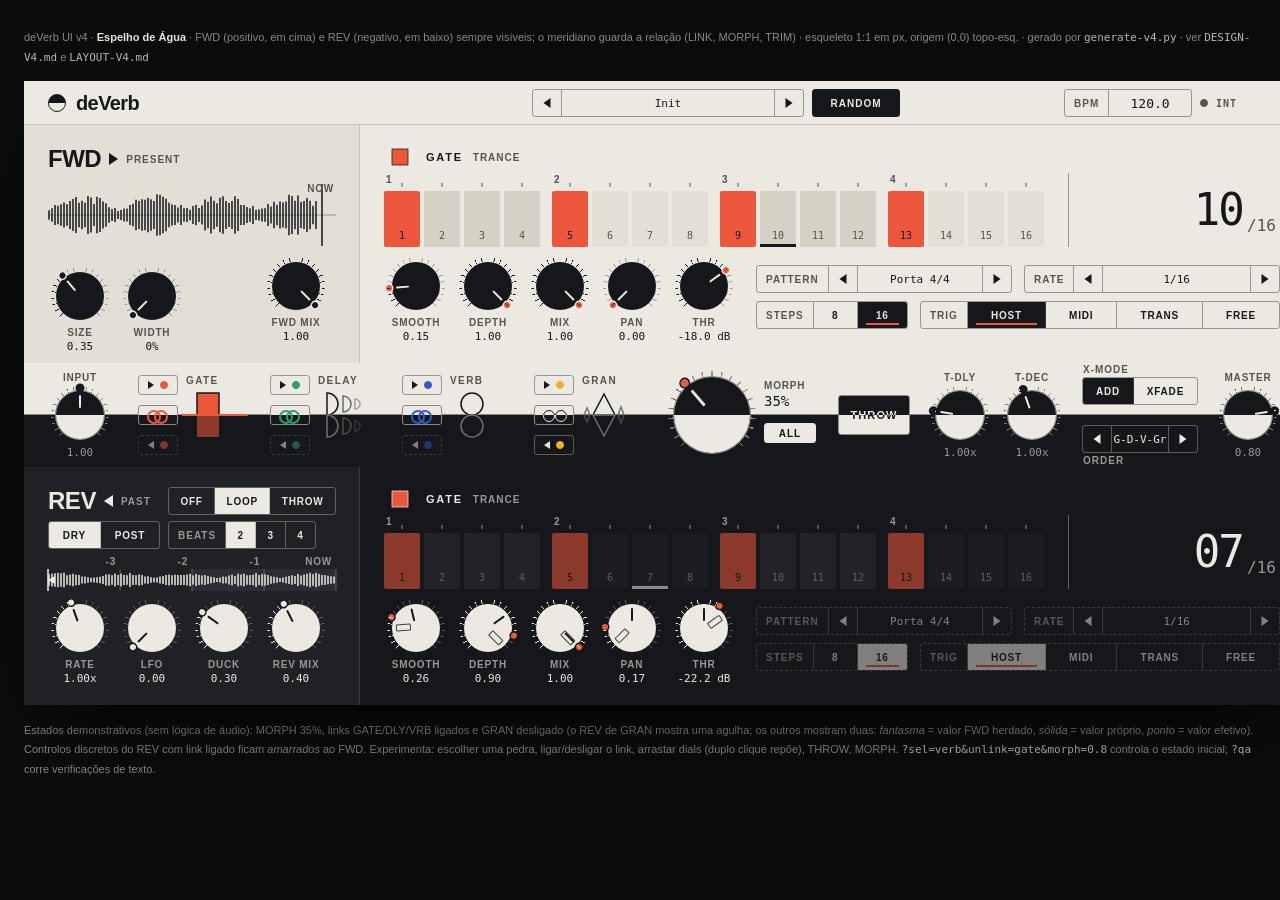
<file: assets/mockup/index-v4.html>
<!DOCTYPE html>
<html lang="pt">
<head>
<meta charset="utf-8">
<title>deVerb UI v4 - Espelho de Agua (1280x624)</title>
<link rel="stylesheet" href="styles-v4.css">
</head>
<body>
<div class="page">
<div class="meta">deVerb UI v4 &middot; <b>Espelho de &Aacute;gua</b> &middot; FWD (positivo, em cima) e REV (negativo, em baixo) sempre vis&iacute;veis; o meridiano guarda a rela&ccedil;&atilde;o (LINK, MORPH, TRIM) &middot; esqueleto 1:1 em px, origem (0,0) topo-esq. &middot; gerado por <span class="mono">generate-v4.py</span> &middot; ver <span class="mono">DESIGN-V4.md</span> e <span class="mono">LAYOUT-V4.md</span></div>
<div id="stage" data-sel="gate">
<div class="bg hdr" style="left:0;top:0;width:1280px;height:44px"></div>
<div class="bg side fwd" style="left:0;top:44px;width:336px;height:238px"></div>
<div class="bg side rev" style="left:0;top:386px;width:336px;height:238px"></div>
<div class="waterline" style="top:333px"></div>
<div class="ripples" style="top:282px;height:104px"></div>
<div class="widgets">
<button class="w tile sel" data-select="gate" data-acc="gate" data-pol="x" data-label="GATE" data-i="0" title="GATE" style="left:106px;top:290px;width:124px;height:88px"><span class="tname">GATE</span><svg class="glyph" viewBox="0 0 44 44" width="44" height="44" aria-hidden="true"><g class="obj"><rect x="11" y="0" width="22" height="22"/></g><g class="rw"><g class="refl" transform="translate(0 44) scale(1 -1)"><rect x="11" y="0" width="22" height="22"/></g></g></svg></button>
<button class="w tile" data-select="delay" data-acc="delay" data-pol="x" data-label="DELAY" data-i="1" title="DELAY" style="left:238px;top:290px;width:124px;height:88px"><span class="tname">DELAY</span><svg class="glyph" viewBox="0 0 44 44" width="44" height="44" aria-hidden="true"><g class="obj"><path d="M9 0 A11 11 0 0 1 9 22 Z"/><path d="M25 3 A8 8 0 0 1 25 19 Z" opacity=".6"/><path d="M37 6 A5 5 0 0 1 37 16 Z" opacity=".35"/></g><g class="rw"><g class="refl" transform="translate(0 44) scale(1 -1)"><path d="M9 0 A11 11 0 0 1 9 22 Z"/><path d="M25 3 A8 8 0 0 1 25 19 Z" opacity=".6"/><path d="M37 6 A5 5 0 0 1 37 16 Z" opacity=".35"/></g></g></svg></button>
<button class="w tile" data-select="verb" data-acc="verb" data-pol="x" data-label="VERB" data-i="2" title="VERB" style="left:370px;top:290px;width:124px;height:88px"><span class="tname">VERB</span><svg class="glyph" viewBox="0 0 44 44" width="44" height="44" aria-hidden="true"><g class="obj"><circle cx="22" cy="11" r="11"/><circle class="hole" cx="22" cy="11" r="7.5"/><circle class="hole" cx="22" cy="11" r="4"/></g><g class="rw"><g class="refl" transform="translate(0 44) scale(1 -1)"><circle cx="22" cy="11" r="11"/><circle class="hole" cx="22" cy="11" r="7.5"/><circle class="hole" cx="22" cy="11" r="4"/></g></g></svg></button>
<button class="w tile" data-select="gran" data-acc="gran" data-pol="x" data-label="GRAN" data-i="3" title="GRAN" style="left:502px;top:290px;width:124px;height:88px"><span class="tname">GRAN</span><svg class="glyph" viewBox="0 0 44 44" width="44" height="44" aria-hidden="true"><g class="obj"><polygon points="11,22 33,22 22,1"/><polygon points="36,22 42,22 39,14" opacity=".55"/><polygon points="2,22 8,22 5,15" opacity=".55"/></g><g class="rw"><g class="refl" transform="translate(0 44) scale(1 -1)"><polygon points="11,22 33,22 22,1"/><polygon points="36,22 42,22 39,14" opacity=".55"/><polygon points="2,22 8,22 5,15" opacity=".55"/></g></g></svg></button>
<div class="w viz title" data-visual="title" data-pol="p" style="left:24px;top:0px;width:140px;height:44px"><i class="mark"></i>deVerb</div>
<div class="w viz bpm-src" data-visual="bpm-source" data-pol="p" style="left:1176px;top:8px;width:80px;height:28px"><i class="lamp"></i><span>INT</span></div>
<div class="w viz engine fwd" data-visual="engine-fwd" data-engine="fwd" data-pol="p" style="left:24px;top:64px;width:288px;height:28px"><b>FWD</b><i class="dir"></i><span class="cap">PRESENT</span></div>
<div class="w viz scope" data-visual="scope" data-engine="fwd" data-pol="p" style="left:24px;top:100px;width:288px;height:68px"><svg class="scope-svg" viewBox="0 0 288 68" width="288" height="68" aria-hidden="true"><line class="hair" x1="0" y1="34.0" x2="288" y2="34.0"/><path class="wave" d="M1 29.2V38.8M4 27.3V40.7M7 24.1V43.9M10 24.8V43.2M13 23.2V44.8M16 21.4V46.6M19 23.3V44.7M22 19.9V48.1M25 18.0V50.0M28 15.9V52.1M31 21.8V46.2M34 19.7V48.3M37 21.7V46.3M40 15.1V52.9M43 16.6V51.4M46 23.0V45.0M49 15.7V52.3M52 17.0V51.0M55 20.6V47.4M58 22.2V45.8M61 26.2V41.8M64 28.0V40.0M67 27.0V41.0M70 30.0V38.0M73 29.0V39.0M76 27.6V40.4M79 27.5V40.5M82 23.9V44.1M85 22.8V45.2M88 18.7V49.3M91 20.0V48.0M94 18.2V49.8M97 18.7V49.3M100 16.7V51.3M103 18.3V49.7M106 19.9V48.1M109 13.3V54.7M112 13.7V54.3M115 15.8V52.2M118 17.7V50.3M121 21.8V46.2M124 23.4V44.6M127 24.0V44.0M130 26.4V41.6M133 23.9V44.1M136 27.2V40.8M139 27.1V40.9M142 28.7V39.3M145 25.0V43.0M148 23.7V44.3M151 26.9V41.1M154 24.6V43.4M157 18.5V49.5M160 20.7V47.3M163 15.5V52.5M166 19.7V48.3M169 22.2V45.8M172 16.8V51.2M175 15.2V52.8M178 20.0V48.0M181 22.0V46.0M184 20.1V47.9M187 15.3V52.7M190 18.0V50.0M193 24.0V44.0M196 24.0V44.0M199 25.9V42.1M202 27.2V40.8M205 25.0V43.0M208 29.0V39.0M211 28.6V39.4M214 27.5V40.5M217 27.3V40.7M220 23.1V44.9M223 25.4V42.6M226 20.8V47.2M229 23.7V44.3M232 20.4V47.6M235 21.5V46.5M238 20.5V47.5M241 13.7V54.3M244 15.0V53.0M247 19.7V48.3M250 14.5V53.5M253 21.1V46.9M256 20.0V48.0M259 17.0V51.0M262 19.7V48.3M265 24.7V43.3M268 20.1V47.9"/><line class="now" x1="274" y1="3" x2="274" y2="65"/><text class="t" x="286" y="11" text-anchor="end">NOW</text></svg></div>
<div class="w viz engine rev" data-visual="engine-rev" data-engine="rev" data-pol="n" style="left:24px;top:406px;width:112px;height:28px"><b>REV</b><i class="dir"></i><span class="cap">PAST</span></div>
<div class="w viz capture" data-visual="capture-window" data-engine="rev" data-pol="n" style="left:24px;top:474px;width:288px;height:36px"><svg class="cap-svg" viewBox="0 0 288 36" width="288" height="36" aria-hidden="true"><rect class="win" x="144.0" y="14" width="144.0" height="22"/><line class="grid" x1="288.0" y1="14" x2="288.0" y2="36"/><line class="grid" x1="216.0" y1="14" x2="216.0" y2="36"/><line class="grid" x1="144.0" y1="14" x2="144.0" y2="36"/><line class="grid" x1="72.0" y1="14" x2="72.0" y2="36"/><line class="grid" x1="0.0" y1="14" x2="0.0" y2="36"/><text class="t" x="284.0" y="10" text-anchor="end">NOW</text><text class="t" x="212.0" y="10" text-anchor="end">-1</text><text class="t" x="140.0" y="10" text-anchor="end">-2</text><text class="t" x="68.0" y="10" text-anchor="end">-3</text><path class="wave" d="M1 19.2V30.8M4 18.6V31.4M7 18.2V31.8M10 17.7V32.3M13 18.2V31.8M16 17.8V32.2M19 20.3V29.7M22 19.4V30.6M25 18.7V31.3M28 19.8V30.2M31 19.9V30.1M34 21.6V28.4M37 21.6V28.4M40 22.3V27.7M43 22.8V27.2M46 22.5V27.5M49 22.3V27.7M52 21.7V28.3M55 21.1V28.9M58 19.6V30.4M61 19.3V30.7M64 20.3V29.7M67 18.5V31.5M70 20.0V30.0M73 18.6V31.4M76 19.9V30.1M79 20.3V29.7M82 18.1V31.9M85 20.1V29.9M88 20.3V29.7M91 19.2V30.8M94 20.0V30.0M97 21.4V28.6M100 21.2V28.8M103 22.2V27.8M106 22.8V27.2M109 22.6V27.4M112 21.6V28.4M115 21.1V28.9M118 20.1V29.9M121 19.6V30.4M124 20.3V29.7M127 19.8V30.2M130 20.1V29.9M133 20.0V30.0M136 20.1V29.9M139 19.4V30.6M142 18.7V31.3M145 20.4V29.6M148 18.9V31.1M151 20.1V29.9M154 20.5V29.5M157 20.1V29.9M160 21.1V28.9M163 21.8V28.2M166 22.3V27.7M169 22.9V27.1M172 22.6V27.4M175 21.5V28.5M178 21.8V28.2M181 20.4V29.6M184 19.6V30.4M187 20.9V29.1M190 18.8V31.2M193 19.5V30.5M196 18.8V31.2M199 20.2V29.8M202 20.1V29.9M205 19.8V30.2M208 18.0V32.0M211 20.1V29.9M214 19.2V30.8M217 19.3V30.7M220 19.9V30.1M223 21.3V28.7M226 21.8V28.2M229 22.3V27.7M232 22.9V27.1M235 22.6V27.4M238 21.7V28.3M241 20.9V29.1M244 20.2V29.8M247 21.1V28.9M250 18.9V31.1M253 20.4V29.6M256 19.6V30.4M259 18.7V31.3M262 17.7V32.3M265 19.3V30.7M268 17.8V32.2M271 19.0V31.0M274 19.9V30.1M277 20.1V29.9M280 20.8V29.2M283 21.3V28.7M286 21.6V28.4"/><g class="readhead"><line x1="0" y1="14" x2="0" y2="36"/><path d="M0 25 l7 -4 v8 z"/></g></svg></div>
<div class="w viz morph-read" data-visual="morph-readout" data-pol="x" style="left:740px;top:296px;width:56px;height:34px"><span class="klabel">MORPH</span><span class="kval">35%</span></div>
<div class="w viz mtitle" data-visual="title-gate" data-acc="gate" data-mod="gate" data-engine="fwd" data-pol="p" style="left:360px;top:64px;width:300px;height:24px"><svg class="mglyph" viewBox="0 0 44 22" width="32" height="16" aria-hidden="true"><rect x="11" y="0" width="22" height="22"/></svg><b>GATE</b><span class="cap">TRANCE</span></div>
<div class="w viz ruler" data-visual="ruler" data-acc="gate" data-mod="gate" data-engine="fwd" data-pol="p" style="left:360px;top:92px;width:660px;height:14px"><svg class="" viewBox="0 0 660 14" width="660" height="14" aria-hidden="true"><text class="t" x="2" y="10">1</text><text class="t" x="170" y="10">2</text><text class="t" x="338" y="10">3</text><text class="t" x="506" y="10">4</text><line class="tick" x1="18" y1="10" x2="18" y2="14"/><line class="tick" x1="58" y1="10" x2="58" y2="14"/><line class="tick" x1="98" y1="10" x2="98" y2="14"/><line class="tick" x1="138" y1="10" x2="138" y2="14"/><line class="tick" x1="186" y1="10" x2="186" y2="14"/><line class="tick" x1="226" y1="10" x2="226" y2="14"/><line class="tick" x1="266" y1="10" x2="266" y2="14"/><line class="tick" x1="306" y1="10" x2="306" y2="14"/><line class="tick" x1="354" y1="10" x2="354" y2="14"/><line class="tick" x1="394" y1="10" x2="394" y2="14"/><line class="tick" x1="434" y1="10" x2="434" y2="14"/><line class="tick" x1="474" y1="10" x2="474" y2="14"/><line class="tick" x1="522" y1="10" x2="522" y2="14"/><line class="tick" x1="562" y1="10" x2="562" y2="14"/><line class="tick" x1="602" y1="10" x2="602" y2="14"/><line class="tick" x1="642" y1="10" x2="642" y2="14"/></svg></div>
<div class="w viz gate-big" data-visual="gate-readout" data-acc="gate" data-mod="gate" data-engine="fwd" data-pol="p" style="left:1044px;top:92px;width:212px;height:74px"><span class="kval">07</span><span class="of">/16</span></div>
<div class="w viz mtitle" data-visual="title-delay" data-acc="delay" data-mod="delay" data-engine="fwd" data-pol="p" style="left:360px;top:64px;width:300px;height:24px"><svg class="mglyph" viewBox="0 0 44 22" width="32" height="16" aria-hidden="true"><path d="M9 0 A11 11 0 0 1 9 22 Z"/><path d="M25 3 A8 8 0 0 1 25 19 Z" opacity=".6"/><path d="M37 6 A5 5 0 0 1 37 16 Z" opacity=".35"/></svg><b>DELAY</b><span class="cap">ECHO</span></div>
<div class="w viz readout right" data-visual="delay-ms" data-acc="delay" data-mod="delay" data-engine="fwd" data-pol="p" style="left:920px;top:64px;width:336px;height:24px"><span class="kval">375 ms - 1/8D @ INT</span></div>
<div class="w viz taps" data-visual="delay-taps" data-acc="delay" data-mod="delay" data-engine="fwd" data-pol="p" style="left:360px;top:134px;width:560px;height:36px"><svg class="" viewBox="0 0 560 36" width="560" height="36" aria-hidden="true"><line class="hair" x1="0" y1="32" x2="560" y2="32"/><circle class="tap dry" cx="16" cy="19.0" r="12.0" opacity="1.00"/><circle class="tap" cx="82" cy="21.6" r="9.4" opacity="0.90"/><circle class="tap" cx="148" cy="23.7" r="7.3" opacity="0.80"/><circle class="tap" cx="214" cy="25.3" r="5.7" opacity="0.70"/><circle class="tap" cx="280" cy="26.6" r="4.4" opacity="0.60"/><circle class="tap" cx="346" cy="27.5" r="3.5" opacity="0.50"/><circle class="tap" cx="412" cy="28.3" r="2.7" opacity="0.40"/><circle class="tap" cx="478" cy="28.9" r="2.1" opacity="0.30"/></svg></div>
<div class="w viz mtitle" data-visual="title-verb" data-acc="verb" data-mod="verb" data-engine="fwd" data-pol="p" style="left:360px;top:64px;width:300px;height:24px"><svg class="mglyph" viewBox="0 0 44 22" width="32" height="16" aria-hidden="true"><circle cx="22" cy="11" r="11"/><circle class="hole" cx="22" cy="11" r="7.5"/><circle class="hole" cx="22" cy="11" r="4"/></svg><b>VERB</b><span class="cap">SPACE</span></div>
<div class="w viz readout right" data-visual="verb-t60" data-acc="verb" data-mod="verb" data-engine="fwd" data-pol="p" style="left:920px;top:64px;width:336px;height:24px"><span class="kval">T60 2.5 s</span></div>
<div class="w viz decay" data-visual="verb-decay" data-acc="verb" data-mod="verb" data-engine="fwd" data-pol="p" style="left:360px;top:134px;width:540px;height:36px"><svg class="" viewBox="0 0 540 36" width="540" height="36" aria-hidden="true"><line class="hair" x1="0" y1="18.0" x2="540" y2="18.0"/><path class="wave" d="M1 3.0V33.0M4 3.3V32.7M7 3.7V32.3M10 4.0V32.0M13 4.3V31.7M16 4.7V31.3M19 5.0V31.0M22 5.3V30.7M25 5.6V30.4M28 5.8V30.2M31 6.1V29.9M34 6.4V29.6M37 6.7V29.3M40 6.9V29.1M43 7.2V28.8M46 7.4V28.6M49 7.7V28.3M52 7.9V28.1M55 8.1V27.9M58 8.4V27.6M61 8.6V27.4M64 8.8V27.2M67 9.0V27.0M70 9.2V26.8M73 9.4V26.6M76 9.6V26.4M79 9.8V26.2M82 10.0V26.0M85 10.2V25.8M88 10.4V25.6M91 10.6V25.4M94 10.7V25.3M97 10.9V25.1M100 11.1V24.9M103 11.2V24.8M106 11.4V24.6M109 11.5V24.5M112 11.7V24.3M115 11.8V24.2M118 12.0V24.0M121 12.1V23.9M124 12.2V23.8M127 12.4V23.6M130 12.5V23.5M133 12.6V23.4M136 12.8V23.2M139 12.9V23.1M142 13.0V23.0M145 13.1V22.9M148 13.2V22.8M151 13.3V22.7M154 13.4V22.6M157 13.5V22.5M160 13.6V22.4M163 13.7V22.3M166 13.8V22.2M169 13.9V22.1M172 14.0V22.0M175 14.1V21.9M178 14.2V21.8M181 14.3V21.7M184 14.4V21.6M187 14.5V21.5M190 14.6V21.4M193 14.6V21.4M196 14.7V21.3M199 14.8V21.2M202 14.9V21.1M205 14.9V21.1M208 15.0V21.0M211 15.1V20.9M214 15.1V20.9M217 15.2V20.8M220 15.3V20.7M223 15.3V20.7M226 15.4V20.6M229 15.5V20.5M232 15.5V20.5M235 15.6V20.4M238 15.6V20.4M241 15.7V20.3M244 15.7V20.3M247 15.8V20.2M250 15.8V20.2M253 15.9V20.1M256 15.9V20.1M259 16.0V20.0M262 16.0V20.0M265 16.1V19.9M268 16.1V19.9M271 16.2V19.8M274 16.2V19.8M277 16.2V19.8M280 16.3V19.7M283 16.3V19.7M286 16.4V19.6M289 16.4V19.6M292 16.4V19.6M295 16.5V19.5M298 16.5V19.5M301 16.5V19.5M304 16.6V19.4M307 16.6V19.4M310 16.6V19.4M313 16.7V19.3M316 16.7V19.3M319 16.7V19.3M322 16.8V19.2M325 16.8V19.2M328 16.8V19.2M331 16.8V19.2M334 16.9V19.1M337 16.9V19.1M340 16.9V19.1M343 17.0V19.0M346 17.0V19.0M349 17.0V19.0M352 17.0V19.0M355 17.0V19.0M358 17.1V18.9M361 17.1V18.9M364 17.1V18.9M367 17.1V18.9M370 17.1V18.9M373 17.2V18.8M376 17.2V18.8M379 17.2V18.8M382 17.2V18.8M385 17.2V18.8M388 17.3V18.7M391 17.3V18.7M394 17.3V18.7M397 17.3V18.7M400 17.3V18.7M403 17.3V18.7M406 17.4V18.6M409 17.4V18.6M412 17.4V18.6M415 17.4V18.6M418 17.4V18.6M421 17.4V18.6M424 17.4V18.6M427 17.5V18.5M430 17.5V18.5M433 17.5V18.5M436 17.5V18.5M439 17.5V18.5M442 17.5V18.5M445 17.5V18.5M448 17.5V18.5M451 17.5V18.5M454 17.6V18.4M457 17.6V18.4M460 17.6V18.4M463 17.6V18.4M466 17.6V18.4M469 17.6V18.4M472 17.6V18.4M475 17.6V18.4M478 17.6V18.4M481 17.6V18.4M484 17.6V18.4M487 17.7V18.3M490 17.7V18.3M493 17.7V18.3M496 17.7V18.3M499 17.7V18.3M502 17.7V18.3M505 17.7V18.3M508 17.7V18.3M511 17.7V18.3M514 17.7V18.3M517 17.7V18.3M520 17.7V18.3M523 17.7V18.3M526 17.7V18.3M529 17.8V18.2M532 17.8V18.2M535 17.8V18.2M538 17.8V18.2"/><line class="now" x1="280.8" y1="2" x2="280.8" y2="34"/><text class="t" x="285.8" y="11">T60</text></svg></div>
<div class="w viz ir" data-visual="ir-placeholder" data-acc="verb" data-mod="verb" data-engine="fwd" data-pol="p" style="left:960px;top:94px;width:296px;height:76px">CONVOLUTION<br>PHASE 8</div>
<div class="w viz mtitle" data-visual="title-gran" data-acc="gran" data-mod="gran" data-engine="fwd" data-pol="p" style="left:360px;top:64px;width:300px;height:24px"><svg class="mglyph" viewBox="0 0 44 22" width="32" height="16" aria-hidden="true"><polygon points="11,22 33,22 22,1"/><polygon points="36,22 42,22 39,14" opacity=".55"/><polygon points="2,22 8,22 5,15" opacity=".55"/></svg><b>GRAN</b><span class="cap">GLITCH</span></div>
<div class="w viz led right" data-visual="gran-led" data-acc="gran" data-mod="gran" data-engine="fwd" data-pol="p" style="left:1150px;top:64px;width:106px;height:24px"><i class="lamp"></i><span>IDLE</span></div>
<div class="w viz shards" data-visual="gran-shards" data-acc="gran" data-mod="gran" data-engine="fwd" data-pol="p" style="left:770px;top:128px;width:330px;height:42px"><svg class="" viewBox="0 0 330 42" width="330" height="42" aria-hidden="true"><polygon class="shard" points="3.7,23.7 19.1,23.7 11.4,8.3"/><polygon class="shard" points="23.6,11.7 34.9,11.7 29.2,23.0"/><polygon class="shard" points="44.2,10.8 54.8,10.8 49.5,21.3"/><polygon class="shard o" points="67.4,24.9 78.5,24.9 72.9,13.7"/><polygon class="shard" points="91.7,28.4 103.6,28.4 97.7,16.5"/><polygon class="shard" points="109.4,15.1 123.0,15.1 116.2,28.7"/><polygon class="shard" points="134.2,20.2 141.1,20.2 137.7,27.0"/><polygon class="shard o" points="154.4,10.9 166.8,10.9 160.6,23.4"/><polygon class="shard o" points="181.4,12.2 189.4,12.2 185.4,20.2"/><polygon class="shard" points="197.1,24.8 208.8,24.8 202.9,13.1"/><polygon class="shard o" points="220.4,26.1 229.4,26.1 224.9,17.1"/><polygon class="shard o" points="238.4,31.9 252.2,31.9 245.3,18.0"/><polygon class="shard o" points="263.1,33.9 278.2,33.9 270.6,18.8"/><polygon class="shard" points="292.7,12.0 299.2,12.0 295.9,18.6"/><polygon class="shard" points="307.6,34.3 323.4,34.3 315.5,18.5"/></svg></div>
<div class="w viz mtitle" data-visual="title-gate" data-acc="gate" data-mod="gate" data-engine="rev" data-pol="n" style="left:360px;top:406px;width:300px;height:24px"><svg class="mglyph" viewBox="0 0 44 22" width="32" height="16" aria-hidden="true"><rect x="11" y="0" width="22" height="22"/></svg><b>GATE</b><span class="cap">TRANCE</span></div>
<div class="w viz ruler" data-visual="ruler" data-acc="gate" data-mod="gate" data-engine="rev" data-pol="n" style="left:360px;top:434px;width:660px;height:14px"><svg class="" viewBox="0 0 660 14" width="660" height="14" aria-hidden="true"><text class="t" x="2" y="10">1</text><text class="t" x="170" y="10">2</text><text class="t" x="338" y="10">3</text><text class="t" x="506" y="10">4</text><line class="tick" x1="18" y1="10" x2="18" y2="14"/><line class="tick" x1="58" y1="10" x2="58" y2="14"/><line class="tick" x1="98" y1="10" x2="98" y2="14"/><line class="tick" x1="138" y1="10" x2="138" y2="14"/><line class="tick" x1="186" y1="10" x2="186" y2="14"/><line class="tick" x1="226" y1="10" x2="226" y2="14"/><line class="tick" x1="266" y1="10" x2="266" y2="14"/><line class="tick" x1="306" y1="10" x2="306" y2="14"/><line class="tick" x1="354" y1="10" x2="354" y2="14"/><line class="tick" x1="394" y1="10" x2="394" y2="14"/><line class="tick" x1="434" y1="10" x2="434" y2="14"/><line class="tick" x1="474" y1="10" x2="474" y2="14"/><line class="tick" x1="522" y1="10" x2="522" y2="14"/><line class="tick" x1="562" y1="10" x2="562" y2="14"/><line class="tick" x1="602" y1="10" x2="602" y2="14"/><line class="tick" x1="642" y1="10" x2="642" y2="14"/></svg></div>
<div class="w viz gate-big" data-visual="gate-readout" data-acc="gate" data-mod="gate" data-engine="rev" data-pol="n" style="left:1044px;top:434px;width:212px;height:74px"><span class="kval">07</span><span class="of">/16</span></div>
<div class="w viz mtitle" data-visual="title-delay" data-acc="delay" data-mod="delay" data-engine="rev" data-pol="n" style="left:360px;top:406px;width:300px;height:24px"><svg class="mglyph" viewBox="0 0 44 22" width="32" height="16" aria-hidden="true"><path d="M9 0 A11 11 0 0 1 9 22 Z"/><path d="M25 3 A8 8 0 0 1 25 19 Z" opacity=".6"/><path d="M37 6 A5 5 0 0 1 37 16 Z" opacity=".35"/></svg><b>DELAY</b><span class="cap">ECHO</span></div>
<div class="w viz readout right" data-visual="delay-ms" data-acc="delay" data-mod="delay" data-engine="rev" data-pol="n" style="left:920px;top:406px;width:336px;height:24px"><span class="kval">375 ms - 1/8D @ INT</span></div>
<div class="w viz taps" data-visual="delay-taps" data-acc="delay" data-mod="delay" data-engine="rev" data-pol="n" style="left:360px;top:476px;width:560px;height:36px"><svg class="" viewBox="0 0 560 36" width="560" height="36" aria-hidden="true"><line class="hair" x1="0" y1="32" x2="560" y2="32"/><circle class="tap dry" cx="16" cy="19.0" r="12.0" opacity="1.00"/><circle class="tap" cx="82" cy="21.6" r="9.4" opacity="0.90"/><circle class="tap" cx="148" cy="23.7" r="7.3" opacity="0.80"/><circle class="tap" cx="214" cy="25.3" r="5.7" opacity="0.70"/><circle class="tap" cx="280" cy="26.6" r="4.4" opacity="0.60"/><circle class="tap" cx="346" cy="27.5" r="3.5" opacity="0.50"/><circle class="tap" cx="412" cy="28.3" r="2.7" opacity="0.40"/><circle class="tap" cx="478" cy="28.9" r="2.1" opacity="0.30"/></svg></div>
<div class="w viz mtitle" data-visual="title-verb" data-acc="verb" data-mod="verb" data-engine="rev" data-pol="n" style="left:360px;top:406px;width:300px;height:24px"><svg class="mglyph" viewBox="0 0 44 22" width="32" height="16" aria-hidden="true"><circle cx="22" cy="11" r="11"/><circle class="hole" cx="22" cy="11" r="7.5"/><circle class="hole" cx="22" cy="11" r="4"/></svg><b>VERB</b><span class="cap">SPACE</span></div>
<div class="w viz readout right" data-visual="verb-t60" data-acc="verb" data-mod="verb" data-engine="rev" data-pol="n" style="left:920px;top:406px;width:336px;height:24px"><span class="kval">T60 2.5 s</span></div>
<div class="w viz decay" data-visual="verb-decay" data-acc="verb" data-mod="verb" data-engine="rev" data-pol="n" style="left:360px;top:476px;width:540px;height:36px"><svg class="" viewBox="0 0 540 36" width="540" height="36" aria-hidden="true"><line class="hair" x1="0" y1="18.0" x2="540" y2="18.0"/><path class="wave" d="M1 3.0V33.0M4 3.3V32.7M7 3.7V32.3M10 4.0V32.0M13 4.3V31.7M16 4.7V31.3M19 5.0V31.0M22 5.3V30.7M25 5.6V30.4M28 5.8V30.2M31 6.1V29.9M34 6.4V29.6M37 6.7V29.3M40 6.9V29.1M43 7.2V28.8M46 7.4V28.6M49 7.7V28.3M52 7.9V28.1M55 8.1V27.9M58 8.4V27.6M61 8.6V27.4M64 8.8V27.2M67 9.0V27.0M70 9.2V26.8M73 9.4V26.6M76 9.6V26.4M79 9.8V26.2M82 10.0V26.0M85 10.2V25.8M88 10.4V25.6M91 10.6V25.4M94 10.7V25.3M97 10.9V25.1M100 11.1V24.9M103 11.2V24.8M106 11.4V24.6M109 11.5V24.5M112 11.7V24.3M115 11.8V24.2M118 12.0V24.0M121 12.1V23.9M124 12.2V23.8M127 12.4V23.6M130 12.5V23.5M133 12.6V23.4M136 12.8V23.2M139 12.9V23.1M142 13.0V23.0M145 13.1V22.9M148 13.2V22.8M151 13.3V22.7M154 13.4V22.6M157 13.5V22.5M160 13.6V22.4M163 13.7V22.3M166 13.8V22.2M169 13.9V22.1M172 14.0V22.0M175 14.1V21.9M178 14.2V21.8M181 14.3V21.7M184 14.4V21.6M187 14.5V21.5M190 14.6V21.4M193 14.6V21.4M196 14.7V21.3M199 14.8V21.2M202 14.9V21.1M205 14.9V21.1M208 15.0V21.0M211 15.1V20.9M214 15.1V20.9M217 15.2V20.8M220 15.3V20.7M223 15.3V20.7M226 15.4V20.6M229 15.5V20.5M232 15.5V20.5M235 15.6V20.4M238 15.6V20.4M241 15.7V20.3M244 15.7V20.3M247 15.8V20.2M250 15.8V20.2M253 15.9V20.1M256 15.9V20.1M259 16.0V20.0M262 16.0V20.0M265 16.1V19.9M268 16.1V19.9M271 16.2V19.8M274 16.2V19.8M277 16.2V19.8M280 16.3V19.7M283 16.3V19.7M286 16.4V19.6M289 16.4V19.6M292 16.4V19.6M295 16.5V19.5M298 16.5V19.5M301 16.5V19.5M304 16.6V19.4M307 16.6V19.4M310 16.6V19.4M313 16.7V19.3M316 16.7V19.3M319 16.7V19.3M322 16.8V19.2M325 16.8V19.2M328 16.8V19.2M331 16.8V19.2M334 16.9V19.1M337 16.9V19.1M340 16.9V19.1M343 17.0V19.0M346 17.0V19.0M349 17.0V19.0M352 17.0V19.0M355 17.0V19.0M358 17.1V18.9M361 17.1V18.9M364 17.1V18.9M367 17.1V18.9M370 17.1V18.9M373 17.2V18.8M376 17.2V18.8M379 17.2V18.8M382 17.2V18.8M385 17.2V18.8M388 17.3V18.7M391 17.3V18.7M394 17.3V18.7M397 17.3V18.7M400 17.3V18.7M403 17.3V18.7M406 17.4V18.6M409 17.4V18.6M412 17.4V18.6M415 17.4V18.6M418 17.4V18.6M421 17.4V18.6M424 17.4V18.6M427 17.5V18.5M430 17.5V18.5M433 17.5V18.5M436 17.5V18.5M439 17.5V18.5M442 17.5V18.5M445 17.5V18.5M448 17.5V18.5M451 17.5V18.5M454 17.6V18.4M457 17.6V18.4M460 17.6V18.4M463 17.6V18.4M466 17.6V18.4M469 17.6V18.4M472 17.6V18.4M475 17.6V18.4M478 17.6V18.4M481 17.6V18.4M484 17.6V18.4M487 17.7V18.3M490 17.7V18.3M493 17.7V18.3M496 17.7V18.3M499 17.7V18.3M502 17.7V18.3M505 17.7V18.3M508 17.7V18.3M511 17.7V18.3M514 17.7V18.3M517 17.7V18.3M520 17.7V18.3M523 17.7V18.3M526 17.7V18.3M529 17.8V18.2M532 17.8V18.2M535 17.8V18.2M538 17.8V18.2"/><line class="now" x1="280.8" y1="2" x2="280.8" y2="34"/><text class="t" x="285.8" y="11">T60</text></svg></div>
<div class="w viz ir" data-visual="ir-placeholder" data-acc="verb" data-mod="verb" data-engine="rev" data-pol="n" style="left:960px;top:436px;width:296px;height:76px">CONVOLUTION<br>PHASE 8</div>
<div class="w viz mtitle" data-visual="title-gran" data-acc="gran" data-mod="gran" data-engine="rev" data-pol="n" style="left:360px;top:406px;width:300px;height:24px"><svg class="mglyph" viewBox="0 0 44 22" width="32" height="16" aria-hidden="true"><polygon points="11,22 33,22 22,1"/><polygon points="36,22 42,22 39,14" opacity=".55"/><polygon points="2,22 8,22 5,15" opacity=".55"/></svg><b>GRAN</b><span class="cap">GLITCH</span></div>
<div class="w viz led right" data-visual="gran-led" data-acc="gran" data-mod="gran" data-engine="rev" data-pol="n" style="left:1150px;top:406px;width:106px;height:24px"><i class="lamp"></i><span>IDLE</span></div>
<div class="w viz shards" data-visual="gran-shards" data-acc="gran" data-mod="gran" data-engine="rev" data-pol="n" style="left:770px;top:470px;width:330px;height:42px"><svg class="" viewBox="0 0 330 42" width="330" height="42" aria-hidden="true"><polygon class="shard" points="3.7,23.7 19.1,23.7 11.4,8.3"/><polygon class="shard" points="23.6,11.7 34.9,11.7 29.2,23.0"/><polygon class="shard" points="44.2,10.8 54.8,10.8 49.5,21.3"/><polygon class="shard o" points="67.4,24.9 78.5,24.9 72.9,13.7"/><polygon class="shard" points="91.7,28.4 103.6,28.4 97.7,16.5"/><polygon class="shard" points="109.4,15.1 123.0,15.1 116.2,28.7"/><polygon class="shard" points="134.2,20.2 141.1,20.2 137.7,27.0"/><polygon class="shard o" points="154.4,10.9 166.8,10.9 160.6,23.4"/><polygon class="shard o" points="181.4,12.2 189.4,12.2 185.4,20.2"/><polygon class="shard" points="197.1,24.8 208.8,24.8 202.9,13.1"/><polygon class="shard o" points="220.4,26.1 229.4,26.1 224.9,17.1"/><polygon class="shard o" points="238.4,31.9 252.2,31.9 245.3,18.0"/><polygon class="shard o" points="263.1,33.9 278.2,33.9 270.6,18.8"/><polygon class="shard" points="292.7,12.0 299.2,12.0 295.9,18.6"/><polygon class="shard" points="307.6,34.3 323.4,34.3 315.5,18.5"/></svg></div>
<button class="w stp on" data-acc="gate" data-mod="gate" data-engine="fwd" data-pol="p" data-step="0" data-grp="0" data-param-fwd="fwd_gate_pattern" title="step 1" style="left:360px;top:110px;width:36px;height:56px">1</button>
<button class="w stp" data-acc="gate" data-mod="gate" data-engine="fwd" data-pol="p" data-step="1" data-grp="0" data-param-fwd="fwd_gate_pattern" title="step 2" style="left:400px;top:110px;width:36px;height:56px">2</button>
<button class="w stp" data-acc="gate" data-mod="gate" data-engine="fwd" data-pol="p" data-step="2" data-grp="0" data-param-fwd="fwd_gate_pattern" title="step 3" style="left:440px;top:110px;width:36px;height:56px">3</button>
<button class="w stp" data-acc="gate" data-mod="gate" data-engine="fwd" data-pol="p" data-step="3" data-grp="0" data-param-fwd="fwd_gate_pattern" title="step 4" style="left:480px;top:110px;width:36px;height:56px">4</button>
<button class="w stp on g1" data-acc="gate" data-mod="gate" data-engine="fwd" data-pol="p" data-step="4" data-grp="1" data-param-fwd="fwd_gate_pattern" title="step 5" style="left:528px;top:110px;width:36px;height:56px">5</button>
<button class="w stp g1" data-acc="gate" data-mod="gate" data-engine="fwd" data-pol="p" data-step="5" data-grp="1" data-param-fwd="fwd_gate_pattern" title="step 6" style="left:568px;top:110px;width:36px;height:56px">6</button>
<button class="w stp g1" data-acc="gate" data-mod="gate" data-engine="fwd" data-pol="p" data-step="6" data-grp="1" data-param-fwd="fwd_gate_pattern" title="step 7" style="left:608px;top:110px;width:36px;height:56px">7</button>
<button class="w stp g1" data-acc="gate" data-mod="gate" data-engine="fwd" data-pol="p" data-step="7" data-grp="1" data-param-fwd="fwd_gate_pattern" title="step 8" style="left:648px;top:110px;width:36px;height:56px">8</button>
<button class="w stp on" data-acc="gate" data-mod="gate" data-engine="fwd" data-pol="p" data-step="8" data-grp="2" data-param-fwd="fwd_gate_pattern" title="step 9" style="left:696px;top:110px;width:36px;height:56px">9</button>
<button class="w stp" data-acc="gate" data-mod="gate" data-engine="fwd" data-pol="p" data-step="9" data-grp="2" data-param-fwd="fwd_gate_pattern" title="step 10" style="left:736px;top:110px;width:36px;height:56px">10</button>
<button class="w stp" data-acc="gate" data-mod="gate" data-engine="fwd" data-pol="p" data-step="10" data-grp="2" data-param-fwd="fwd_gate_pattern" title="step 11" style="left:776px;top:110px;width:36px;height:56px">11</button>
<button class="w stp" data-acc="gate" data-mod="gate" data-engine="fwd" data-pol="p" data-step="11" data-grp="2" data-param-fwd="fwd_gate_pattern" title="step 12" style="left:816px;top:110px;width:36px;height:56px">12</button>
<button class="w stp on g1" data-acc="gate" data-mod="gate" data-engine="fwd" data-pol="p" data-step="12" data-grp="3" data-param-fwd="fwd_gate_pattern" title="step 13" style="left:864px;top:110px;width:36px;height:56px">13</button>
<button class="w stp g1" data-acc="gate" data-mod="gate" data-engine="fwd" data-pol="p" data-step="13" data-grp="3" data-param-fwd="fwd_gate_pattern" title="step 14" style="left:904px;top:110px;width:36px;height:56px">14</button>
<button class="w stp g1" data-acc="gate" data-mod="gate" data-engine="fwd" data-pol="p" data-step="14" data-grp="3" data-param-fwd="fwd_gate_pattern" title="step 15" style="left:944px;top:110px;width:36px;height:56px">15</button>
<button class="w stp g1" data-acc="gate" data-mod="gate" data-engine="fwd" data-pol="p" data-step="15" data-grp="3" data-param-fwd="fwd_gate_pattern" title="step 16" style="left:984px;top:110px;width:36px;height:56px">16</button>
<button class="w stp on tether" data-acc="gate" data-mod="gate" data-engine="rev" data-pol="n" data-step="0" data-grp="0" data-param-rev="rev_gate_pattern" data-twin="fwd_gate_pattern" data-link="gate" title="step 1" style="left:360px;top:452px;width:36px;height:56px">1</button>
<button class="w stp tether" data-acc="gate" data-mod="gate" data-engine="rev" data-pol="n" data-step="1" data-grp="0" data-param-rev="rev_gate_pattern" data-twin="fwd_gate_pattern" data-link="gate" title="step 2" style="left:400px;top:452px;width:36px;height:56px">2</button>
<button class="w stp tether" data-acc="gate" data-mod="gate" data-engine="rev" data-pol="n" data-step="2" data-grp="0" data-param-rev="rev_gate_pattern" data-twin="fwd_gate_pattern" data-link="gate" title="step 3" style="left:440px;top:452px;width:36px;height:56px">3</button>
<button class="w stp tether" data-acc="gate" data-mod="gate" data-engine="rev" data-pol="n" data-step="3" data-grp="0" data-param-rev="rev_gate_pattern" data-twin="fwd_gate_pattern" data-link="gate" title="step 4" style="left:480px;top:452px;width:36px;height:56px">4</button>
<button class="w stp on tether g1" data-acc="gate" data-mod="gate" data-engine="rev" data-pol="n" data-step="4" data-grp="1" data-param-rev="rev_gate_pattern" data-twin="fwd_gate_pattern" data-link="gate" title="step 5" style="left:528px;top:452px;width:36px;height:56px">5</button>
<button class="w stp tether g1" data-acc="gate" data-mod="gate" data-engine="rev" data-pol="n" data-step="5" data-grp="1" data-param-rev="rev_gate_pattern" data-twin="fwd_gate_pattern" data-link="gate" title="step 6" style="left:568px;top:452px;width:36px;height:56px">6</button>
<button class="w stp tether g1" data-acc="gate" data-mod="gate" data-engine="rev" data-pol="n" data-step="6" data-grp="1" data-param-rev="rev_gate_pattern" data-twin="fwd_gate_pattern" data-link="gate" title="step 7" style="left:608px;top:452px;width:36px;height:56px">7</button>
<button class="w stp tether g1" data-acc="gate" data-mod="gate" data-engine="rev" data-pol="n" data-step="7" data-grp="1" data-param-rev="rev_gate_pattern" data-twin="fwd_gate_pattern" data-link="gate" title="step 8" style="left:648px;top:452px;width:36px;height:56px">8</button>
<button class="w stp on tether" data-acc="gate" data-mod="gate" data-engine="rev" data-pol="n" data-step="8" data-grp="2" data-param-rev="rev_gate_pattern" data-twin="fwd_gate_pattern" data-link="gate" title="step 9" style="left:696px;top:452px;width:36px;height:56px">9</button>
<button class="w stp tether" data-acc="gate" data-mod="gate" data-engine="rev" data-pol="n" data-step="9" data-grp="2" data-param-rev="rev_gate_pattern" data-twin="fwd_gate_pattern" data-link="gate" title="step 10" style="left:736px;top:452px;width:36px;height:56px">10</button>
<button class="w stp tether" data-acc="gate" data-mod="gate" data-engine="rev" data-pol="n" data-step="10" data-grp="2" data-param-rev="rev_gate_pattern" data-twin="fwd_gate_pattern" data-link="gate" title="step 11" style="left:776px;top:452px;width:36px;height:56px">11</button>
<button class="w stp tether" data-acc="gate" data-mod="gate" data-engine="rev" data-pol="n" data-step="11" data-grp="2" data-param-rev="rev_gate_pattern" data-twin="fwd_gate_pattern" data-link="gate" title="step 12" style="left:816px;top:452px;width:36px;height:56px">12</button>
<button class="w stp on tether g1" data-acc="gate" data-mod="gate" data-engine="rev" data-pol="n" data-step="12" data-grp="3" data-param-rev="rev_gate_pattern" data-twin="fwd_gate_pattern" data-link="gate" title="step 13" style="left:864px;top:452px;width:36px;height:56px">13</button>
<button class="w stp tether g1" data-acc="gate" data-mod="gate" data-engine="rev" data-pol="n" data-step="13" data-grp="3" data-param-rev="rev_gate_pattern" data-twin="fwd_gate_pattern" data-link="gate" title="step 14" style="left:904px;top:452px;width:36px;height:56px">14</button>
<button class="w stp tether g1" data-acc="gate" data-mod="gate" data-engine="rev" data-pol="n" data-step="14" data-grp="3" data-param-rev="rev_gate_pattern" data-twin="fwd_gate_pattern" data-link="gate" title="step 15" style="left:944px;top:452px;width:36px;height:56px">15</button>
<button class="w stp tether g1" data-acc="gate" data-mod="gate" data-engine="rev" data-pol="n" data-step="15" data-grp="3" data-param-rev="rev_gate_pattern" data-twin="fwd_gate_pattern" data-link="gate" title="step 16" style="left:984px;top:452px;width:36px;height:56px">16</button>
<div class="w stepper" data-acc="global" data-pol="x" data-label="Preset" data-options="Init|Trance Gate 16|Offbeat Chop|Big Hall Space|Reverse Tail|Reverse Throw|Beat Repeat|Stutter Brk|Dub Echo|Shimmer Pad|Build Up" data-i="0" data-role="factory-preset" style="left:508px;top:8px;width:272px;height:28px"><button class="prev" aria-label="prev"></button><span class="val">Init</span><button class="next" aria-label="next"></button></div>
<div class="w numbox" data-acc="global" data-pol="p" data-param="tempo_bpm" data-label="BPM" data-min="40" data-max="240" data-def="120" data-val="120" data-fmt="n1" style="left:1040px;top:8px;width:128px;height:28px"><span class="cap">BPM</span><span class="val">120.0</span></div>
<div class="w dial m" data-acc="global" data-pol="p" data-label="FWD MIX" data-min="0" data-max="1" data-def="1" data-val="1" data-fmt="n2" data-param="fwd_mix" data-engine="fwd" style="left:240px;top:176px;width:64px;height:86px;--v:1;--ve:1"><div class="ring"><i class="disc"></i><i class="needle own"></i><i class="needle dot"></i></div><div class="klabel">FWD MIX</div><div class="kval">1.00</div></div>
<div class="w dial m" data-acc="global" data-pol="p" data-label="SIZE" data-min="0" data-max="1" data-def="0.35" data-val="0.35" data-fmt="n2" data-param="dim_size" style="left:24px;top:186px;width:64px;height:86px;--v:0.35;--ve:0.35"><div class="ring"><i class="disc"></i><i class="needle own"></i><i class="needle dot"></i></div><div class="klabel">SIZE</div><div class="kval">0.35</div></div>
<div class="w dial m" data-acc="global" data-pol="p" data-label="WIDTH" data-min="0" data-max="1" data-def="0" data-val="0" data-fmt="pct" data-param="dim_mix" style="left:96px;top:186px;width:64px;height:86px;--v:0;--ve:0"><div class="ring"><i class="disc"></i><i class="needle own"></i><i class="needle dot"></i></div><div class="klabel">WIDTH</div><div class="kval">0%</div></div>
<div class="w seg" data-acc="global" data-engine="rev" data-pol="n" data-label="REV Mode" data-options="Off|Loop|Throw" data-i="1" data-param="rev_mode" style="left:144px;top:406px;width:168px;height:28px"><button data-i="0">OFF</button><button data-i="1" class="on">LOOP</button><button data-i="2">THROW</button></div>
<div class="w seg" data-acc="global" data-engine="rev" data-pol="n" data-label="REV Source" data-options="Dry|PostFWD" data-i="0" data-param="rev_source" style="left:24px;top:440px;width:112px;height:28px"><button data-i="0" class="on">DRY</button><button data-i="1">POST</button></div>
<div class="w seg" data-acc="global" data-engine="rev" data-pol="n" data-label="REV Capture" data-options="2 beats|3 beats|4 beats" data-i="0" data-param="rev_capture" style="left:144px;top:440px;width:148px;height:28px"><span class="cap">BEATS</span><button data-i="0" class="on">2</button><button data-i="1">3</button><button data-i="2">4</button></div>
<div class="w dial m" data-acc="global" data-pol="n" data-label="RATE" data-min="0.25" data-max="2" data-def="1" data-val="1" data-fmt="x" data-param="rev_rate" data-engine="rev" style="left:24px;top:518px;width:64px;height:86px;--v:0.4286;--ve:0.4286"><div class="ring"><i class="disc"></i><i class="needle own"></i><i class="needle dot"></i></div><div class="klabel">RATE</div><div class="kval">1.00x</div></div>
<div class="w dial m" data-acc="global" data-pol="n" data-label="LFO" data-min="0" data-max="1" data-def="0" data-val="0" data-fmt="n2" data-param="rev_lfo" data-engine="rev" style="left:96px;top:518px;width:64px;height:86px;--v:0;--ve:0"><div class="ring"><i class="disc"></i><i class="needle own"></i><i class="needle dot"></i></div><div class="klabel">LFO</div><div class="kval">0.00</div></div>
<div class="w dial m" data-acc="global" data-pol="n" data-label="DUCK" data-min="0" data-max="1" data-def="0.3" data-val="0.3" data-fmt="n2" data-param="rev_duck" data-engine="rev" style="left:168px;top:518px;width:64px;height:86px;--v:0.3;--ve:0.3"><div class="ring"><i class="disc"></i><i class="needle own"></i><i class="needle dot"></i></div><div class="klabel">DUCK</div><div class="kval">0.30</div></div>
<div class="w dial m" data-acc="global" data-pol="n" data-label="REV MIX" data-min="0" data-max="1" data-def="0.4" data-val="0.4" data-fmt="n2" data-param="rev_mix" data-engine="rev" style="left:240px;top:518px;width:64px;height:86px;--v:0.4;--ve:0.4"><div class="ring"><i class="disc"></i><i class="needle own"></i><i class="needle dot"></i></div><div class="klabel">REV MIX</div><div class="kval">0.40</div></div>
<div class="w dial mer" data-acc="global" data-pol="x" data-label="INPUT" data-min="0" data-max="2" data-def="1" data-val="1" data-fmt="n2" data-param="input_gain" style="left:24px;top:291px;width:64px;height:88px;--v:0.5;--ve:0.5"><div class="ring"><i class="disc"></i><i class="needle own"></i><i class="needle dot"></i></div><div class="klabel">INPUT</div><div class="kval">1.00</div></div>
<div class="w dial xl" data-acc="brand" data-pol="x" data-label="MORPH" data-min="0" data-max="1" data-def="0" data-val="0.35" data-fmt="pct" data-param="morph" style="left:644px;top:290px;width:88px;height:88px;--v:0.35;--ve:0.35"><div class="ring"><i class="disc"></i><i class="needle own"></i><i class="needle dot"></i></div></div>
<div class="w dial mer" data-acc="global" data-pol="x" data-label="T-DLY" data-min="0.25" data-max="4" data-def="1" data-val="1" data-fmt="x" data-param="trim_delay" style="left:904px;top:291px;width:64px;height:88px;--v:0.2;--ve:0.2"><div class="ring"><i class="disc"></i><i class="needle own"></i><i class="needle dot"></i></div><div class="klabel">T-DLY</div><div class="kval">1.00x</div></div>
<div class="w dial mer" data-acc="global" data-pol="x" data-label="T-DEC" data-min="0.25" data-max="2" data-def="1" data-val="1" data-fmt="x" data-param="trim_decay" style="left:976px;top:291px;width:64px;height:88px;--v:0.4286;--ve:0.4286"><div class="ring"><i class="disc"></i><i class="needle own"></i><i class="needle dot"></i></div><div class="klabel">T-DEC</div><div class="kval">1.00x</div></div>
<div class="w seg" data-acc="global" data-pol="x" data-label="X Mode" data-options="Add|XFade" data-i="0" data-cap-above="X-MODE" data-param="x_mode" style="left:1058px;top:296px;width:116px;height:28px"><button data-i="0" class="on">ADD</button><button data-i="1">XFADE</button></div>
<div class="w stepper" data-acc="global" data-pol="n" data-label="Chain Order" data-options="G-D-V-Gr|G-V-D-Gr|D-G-V-Gr|V-D-G-Gr" data-i="0" data-cap-below="ORDER" data-param="chain_order" style="left:1058px;top:344px;width:116px;height:28px"><button class="prev" aria-label="prev"></button><span class="val">G-D-V-Gr</span><button class="next" aria-label="next"></button></div>
<div class="w dial mer" data-acc="global" data-pol="x" data-label="MASTER" data-min="0" data-max="1" data-def="0.8" data-val="0.8" data-fmt="n2" data-param="master" style="left:1192px;top:291px;width:64px;height:88px;--v:0.8;--ve:0.8"><div class="ring"><i class="disc"></i><i class="needle own"></i><i class="needle dot"></i></div><div class="klabel">MASTER</div><div class="kval">0.80</div></div>
<div class="w dial m" data-acc="gate" data-mod="gate" data-engine="fwd" data-pol="p" data-label="SMOOTH" data-min="0" data-max="1" data-def="0.15" data-val="0.15" data-fmt="n2" data-param-fwd="fwd_gate_smooth" style="left:360px;top:176px;width:64px;height:86px;--v:0.15;--ve:0.15"><div class="ring"><i class="disc"></i><i class="needle own"></i><i class="needle dot"></i></div><div class="klabel">SMOOTH</div><div class="kval">0.15</div></div>
<div class="w dial m" data-acc="gate" data-mod="gate" data-engine="fwd" data-pol="p" data-label="DEPTH" data-min="0" data-max="1" data-def="1" data-val="1" data-fmt="n2" data-param-fwd="fwd_gate_depth" style="left:432px;top:176px;width:64px;height:86px;--v:1;--ve:1"><div class="ring"><i class="disc"></i><i class="needle own"></i><i class="needle dot"></i></div><div class="klabel">DEPTH</div><div class="kval">1.00</div></div>
<div class="w dial m" data-acc="gate" data-mod="gate" data-engine="fwd" data-pol="p" data-label="MIX" data-min="0" data-max="1" data-def="1" data-val="1" data-fmt="n2" data-param-fwd="fwd_gate_mix" style="left:504px;top:176px;width:64px;height:86px;--v:1;--ve:1"><div class="ring"><i class="disc"></i><i class="needle own"></i><i class="needle dot"></i></div><div class="klabel">MIX</div><div class="kval">1.00</div></div>
<div class="w dial m" data-acc="gate" data-mod="gate" data-engine="fwd" data-pol="p" data-label="PAN" data-min="0" data-max="1" data-def="0" data-val="0" data-fmt="n2" data-param-fwd="fwd_gate_pan" style="left:576px;top:176px;width:64px;height:86px;--v:0;--ve:0"><div class="ring"><i class="disc"></i><i class="needle own"></i><i class="needle dot"></i></div><div class="klabel">PAN</div><div class="kval">0.00</div></div>
<div class="w dial m" data-acc="gate" data-mod="gate" data-engine="fwd" data-pol="p" data-label="THR" data-min="-60" data-max="0" data-def="-18" data-val="-18" data-fmt="db" data-param-fwd="fwd_gate_env_thr" style="left:648px;top:176px;width:64px;height:86px;--v:0.7;--ve:0.7"><div class="ring"><i class="disc"></i><i class="needle own"></i><i class="needle dot"></i></div><div class="klabel">THR</div><div class="kval">-18.0 dB</div></div>
<div class="w stepper" data-acc="gate" data-mod="gate" data-engine="fwd" data-pol="p" data-label="Pattern" data-options="Porta 4/4|Offbeat|8ths|16ths|Saw Up|Euclid 5|Tresillo|Cinquillo|Euclid 3|Euclid 7" data-i="0" data-role="pattern-preset" data-param-fwd="fwd_gate_pattern" style="left:732px;top:184px;width:256px;height:28px"><span class="cap">PATTERN</span><button class="prev" aria-label="prev"></button><span class="val">Porta 4/4</span><button class="next" aria-label="next"></button></div>
<div class="w stepper" data-acc="gate" data-mod="gate" data-engine="fwd" data-pol="p" data-label="Gate Rate" data-options="Free|1/32|1/16T|1/16|1/16D|1/8T|1/8|1/8D|1/4|1/4D|1/2|1/1" data-i="3" data-param-fwd="fwd_gate_rate" style="left:1000px;top:184px;width:256px;height:28px"><span class="cap">RATE</span><button class="prev" aria-label="prev"></button><span class="val">1/16</span><button class="next" aria-label="next"></button></div>
<div class="w seg" data-acc="gate" data-mod="gate" data-engine="fwd" data-pol="p" data-label="Gate Steps" data-options="8|16" data-i="1" data-param-fwd="fwd_gate_steps" style="left:732px;top:220px;width:152px;height:28px"><span class="cap">STEPS</span><button data-i="0">8</button><button data-i="1" class="on">16</button></div>
<div class="w seg" data-acc="gate" data-mod="gate" data-engine="fwd" data-pol="p" data-label="Gate Trig" data-options="Host|Midi|Transient|Free" data-i="0" data-param-fwd="fwd_gate_trig" style="left:896px;top:220px;width:360px;height:28px"><span class="cap">TRIG</span><button data-i="0" class="on">HOST</button><button data-i="1">MIDI</button><button data-i="2">TRANS</button><button data-i="3">FREE</button></div>
<div class="w seg" data-acc="delay" data-mod="delay" data-engine="fwd" data-pol="p" data-label="Delay Algo" data-options="Digital|Tape|PingPong|MultiTap|Reverse" data-i="0" data-param-fwd="fwd_delay_algo" style="left:360px;top:96px;width:400px;height:28px"><span class="cap">ALGO</span><button data-i="0" class="on">DIGITAL</button><button data-i="1">TAPE</button><button data-i="2">PINGPONG</button><button data-i="3">MULTITAP</button><button data-i="4">REVERSE</button></div>
<div class="w stepper" data-acc="delay" data-mod="delay" data-engine="fwd" data-pol="p" data-label="Delay Note" data-options="Free|1/32|1/16T|1/16|1/16D|1/8T|1/8|1/8D|1/4|1/4D|1/2|1/1" data-i="7" data-param-fwd="fwd_delay_note" style="left:776px;top:96px;width:176px;height:28px"><span class="cap">DIV</span><button class="prev" aria-label="prev"></button><span class="val">1/8D</span><button class="next" aria-label="next"></button></div>
<div class="w dial m" data-acc="delay" data-mod="delay" data-engine="fwd" data-pol="p" data-label="MS" data-min="1" data-max="2000" data-def="375" data-val="375" data-fmt="ms" data-param-fwd="fwd_delay_time" style="left:360px;top:176px;width:64px;height:86px;--v:0.1871;--ve:0.1871"><div class="ring"><i class="disc"></i><i class="needle own"></i><i class="needle dot"></i></div><div class="klabel">MS</div><div class="kval">375 ms</div></div>
<div class="w dial m" data-acc="delay" data-mod="delay" data-engine="fwd" data-pol="p" data-label="FB" data-min="0" data-max="0.95" data-def="0.35" data-val="0.35" data-fmt="n2" data-param-fwd="fwd_delay_fb" style="left:432px;top:176px;width:64px;height:86px;--v:0.3684;--ve:0.3684"><div class="ring"><i class="disc"></i><i class="needle own"></i><i class="needle dot"></i></div><div class="klabel">FB</div><div class="kval">0.35</div></div>
<div class="w dial m" data-acc="delay" data-mod="delay" data-engine="fwd" data-pol="p" data-label="DAMP" data-min="200" data-max="18000" data-def="6000" data-val="6000" data-fmt="hz" data-param-fwd="fwd_delay_damp" style="left:504px;top:176px;width:64px;height:86px;--v:0.3258;--ve:0.3258"><div class="ring"><i class="disc"></i><i class="needle own"></i><i class="needle dot"></i></div><div class="klabel">DAMP</div><div class="kval">6.0 kHz</div></div>
<div class="w dial m" data-acc="delay" data-mod="delay" data-engine="fwd" data-pol="p" data-label="MIX" data-min="0" data-max="1" data-def="0.25" data-val="0.25" data-fmt="n2" data-param-fwd="fwd_delay_mix" style="left:576px;top:176px;width:64px;height:86px;--v:0.25;--ve:0.25"><div class="ring"><i class="disc"></i><i class="needle own"></i><i class="needle dot"></i></div><div class="klabel">MIX</div><div class="kval">0.25</div></div>
<div class="w dial m" data-acc="delay" data-mod="delay" data-engine="fwd" data-pol="p" data-label="DRIVE" data-min="0" data-max="1" data-def="0.3" data-val="0.3" data-fmt="n2" data-param-fwd="fwd_delay_drive" style="left:648px;top:176px;width:64px;height:86px;--v:0.3;--ve:0.3"><div class="ring"><i class="disc"></i><i class="needle own"></i><i class="needle dot"></i></div><div class="klabel">DRIVE</div><div class="kval">0.30</div></div>
<div class="w dial m" data-acc="delay" data-mod="delay" data-engine="fwd" data-pol="p" data-label="WOW RT" data-min="0.1" data-max="5" data-def="1" data-val="1" data-fmt="hz1" data-param-fwd="fwd_delay_wow_rate" style="left:720px;top:176px;width:64px;height:86px;--v:0.1837;--ve:0.1837"><div class="ring"><i class="disc"></i><i class="needle own"></i><i class="needle dot"></i></div><div class="klabel">WOW RT</div><div class="kval">1.0 Hz</div></div>
<div class="w dial m" data-acc="delay" data-mod="delay" data-engine="fwd" data-pol="p" data-label="WOW DP" data-min="0" data-max="20" data-def="4" data-val="4" data-fmt="ms1" data-param-fwd="fwd_delay_wow_depth" style="left:792px;top:176px;width:64px;height:86px;--v:0.2;--ve:0.2"><div class="ring"><i class="disc"></i><i class="needle own"></i><i class="needle dot"></i></div><div class="klabel">WOW DP</div><div class="kval">4.0 ms</div></div>
<div class="w dial m" data-acc="delay" data-mod="delay" data-engine="fwd" data-pol="p" data-label="SPREAD" data-min="0" data-max="1" data-def="1" data-val="1" data-fmt="n2" data-param-fwd="fwd_delay_spread" style="left:864px;top:176px;width:64px;height:86px;--v:1;--ve:1"><div class="ring"><i class="disc"></i><i class="needle own"></i><i class="needle dot"></i></div><div class="klabel">SPREAD</div><div class="kval">1.00</div></div>
<div class="w seg" data-acc="verb" data-mod="verb" data-engine="fwd" data-pol="p" data-label="Verb Algo" data-options="Room|Hall|Plate|Shimmer" data-i="1" data-param-fwd="fwd_verb_algo" style="left:360px;top:96px;width:275px;height:28px"><span class="cap">ALGO</span><button data-i="0">ROOM</button><button data-i="1" class="on">HALL</button><button data-i="2">PLATE</button><button data-i="3">SHIMMER</button></div>
<div class="w stepper" data-acc="verb" data-mod="verb" data-engine="fwd" data-pol="p" data-label="PreDelay Note" data-options="Free|1/32|1/16T|1/16|1/16D|1/8T|1/8|1/8D|1/4|1/4D|1/2|1/1" data-i="0" data-param-fwd="fwd_verb_predelay_note" style="left:651px;top:96px;width:180px;height:28px"><span class="cap">PRE</span><button class="prev" aria-label="prev"></button><span class="val">Free</span><button class="next" aria-label="next"></button></div>
<div class="w dial m" data-acc="verb" data-mod="verb" data-engine="fwd" data-pol="p" data-label="SIZE" data-min="0" data-max="1" data-def="0.5" data-val="0.5" data-fmt="n2" data-param-fwd="fwd_verb_size" style="left:360px;top:176px;width:64px;height:86px;--v:0.5;--ve:0.5"><div class="ring"><i class="disc"></i><i class="needle own"></i><i class="needle dot"></i></div><div class="klabel">SIZE</div><div class="kval">0.50</div></div>
<div class="w dial m" data-acc="verb" data-mod="verb" data-engine="fwd" data-pol="p" data-label="DECAY" data-min="0.2" data-max="20" data-def="2.5" data-val="2.5" data-fmt="s" data-param-fwd="fwd_verb_decay" style="left:432px;top:176px;width:64px;height:86px;--v:0.1162;--ve:0.1162"><div class="ring"><i class="disc"></i><i class="needle own"></i><i class="needle dot"></i></div><div class="klabel">DECAY</div><div class="kval">2.5 s</div></div>
<div class="w dial m" data-acc="verb" data-mod="verb" data-engine="fwd" data-pol="p" data-label="DAMP" data-min="0" data-max="1" data-def="0.3" data-val="0.3" data-fmt="n2" data-param-fwd="fwd_verb_damp" style="left:504px;top:176px;width:64px;height:86px;--v:0.3;--ve:0.3"><div class="ring"><i class="disc"></i><i class="needle own"></i><i class="needle dot"></i></div><div class="klabel">DAMP</div><div class="kval">0.30</div></div>
<div class="w dial m" data-acc="verb" data-mod="verb" data-engine="fwd" data-pol="p" data-label="WIDTH" data-min="0" data-max="1" data-def="1" data-val="1" data-fmt="n2" data-param-fwd="fwd_verb_width" style="left:576px;top:176px;width:64px;height:86px;--v:1;--ve:1"><div class="ring"><i class="disc"></i><i class="needle own"></i><i class="needle dot"></i></div><div class="klabel">WIDTH</div><div class="kval">1.00</div></div>
<div class="w dial m" data-acc="verb" data-mod="verb" data-engine="fwd" data-pol="p" data-label="PRE-DLY" data-min="0" data-max="250" data-def="20" data-val="20" data-fmt="ms" data-param-fwd="fwd_verb_predelay" style="left:648px;top:176px;width:64px;height:86px;--v:0.08;--ve:0.08"><div class="ring"><i class="disc"></i><i class="needle own"></i><i class="needle dot"></i></div><div class="klabel">PRE-DLY</div><div class="kval">20 ms</div></div>
<div class="w dial m" data-acc="verb" data-mod="verb" data-engine="fwd" data-pol="p" data-label="LO-CUT" data-min="20" data-max="500" data-def="80" data-val="80" data-fmt="hz" data-param-fwd="fwd_verb_locut" style="left:720px;top:176px;width:64px;height:86px;--v:0.125;--ve:0.125"><div class="ring"><i class="disc"></i><i class="needle own"></i><i class="needle dot"></i></div><div class="klabel">LO-CUT</div><div class="kval">80 Hz</div></div>
<div class="w dial m" data-acc="verb" data-mod="verb" data-engine="fwd" data-pol="p" data-label="HI-CUT" data-min="2000" data-max="20000" data-def="12000" data-val="12000" data-fmt="hz" data-param-fwd="fwd_verb_hicut" style="left:792px;top:176px;width:64px;height:86px;--v:0.5556;--ve:0.5556"><div class="ring"><i class="disc"></i><i class="needle own"></i><i class="needle dot"></i></div><div class="klabel">HI-CUT</div><div class="kval">12.0 kHz</div></div>
<div class="w dial m" data-acc="verb" data-mod="verb" data-engine="fwd" data-pol="p" data-label="MIX" data-min="0" data-max="1" data-def="0.3" data-val="0.3" data-fmt="n2" data-param-fwd="fwd_verb_mix" style="left:864px;top:176px;width:64px;height:86px;--v:0.3;--ve:0.3"><div class="ring"><i class="disc"></i><i class="needle own"></i><i class="needle dot"></i></div><div class="klabel">MIX</div><div class="kval">0.30</div></div>
<div class="w seg" data-acc="gran" data-mod="gran" data-engine="fwd" data-pol="p" data-label="Gran Mode" data-options="Off|BeatRepeat|Slice|Reverse|Pitch|Stutter" data-i="0" data-param-fwd="gr_mode" style="left:360px;top:94px;width:340px;height:28px"><span class="cap">MODE</span><button data-i="0" class="on">OFF</button><button data-i="1">BEAT</button><button data-i="2">SLICE</button><button data-i="3">REV</button><button data-i="4">PITCH</button><button data-i="5">STUT</button></div>
<div class="w seg" data-acc="gran" data-mod="gran" data-engine="fwd" data-pol="p" data-label="Gran Trig" data-options="Chance|Envelope|Manual" data-i="0" data-param-fwd="gr_trigger" style="left:716px;top:94px;width:220px;height:28px"><span class="cap">TRIG</span><button data-i="0" class="on">CHANCE</button><button data-i="1">ENV</button><button data-i="2">MANUAL</button></div>
<div class="w stepper" data-acc="gran" data-mod="gran" data-engine="fwd" data-pol="p" data-label="Gran Len" data-options="Free|1/32|1/16T|1/16|1/16D|1/8T|1/8|1/8D|1/4|1/4D|1/2|1/1" data-i="3" data-param-fwd="gr_len_note" style="left:360px;top:130px;width:176px;height:28px"><span class="cap">LEN</span><button class="prev" aria-label="prev"></button><span class="val">1/16</span><button class="next" aria-label="next"></button></div>
<div class="w stepper" data-acc="gran" data-mod="gran" data-engine="fwd" data-pol="p" data-label="Gran Time Note" data-options="Free|1/32|1/16T|1/16|1/16D|1/8T|1/8|1/8D|1/4|1/4D|1/2|1/1" data-i="0" data-param-fwd="gr_time_note" style="left:552px;top:130px;width:196px;height:28px"><span class="cap">T-NOTE</span><button class="prev" aria-label="prev"></button><span class="val">Free</span><button class="next" aria-label="next"></button></div>
<div class="w dial m" data-acc="gran" data-mod="gran" data-engine="fwd" data-pol="p" data-label="CHANCE" data-min="0" data-max="1" data-def="0.2" data-val="0.2" data-fmt="n2" data-param-fwd="gr_chance" style="left:360px;top:176px;width:64px;height:86px;--v:0.2;--ve:0.2"><div class="ring"><i class="disc"></i><i class="needle own"></i><i class="needle dot"></i></div><div class="klabel">CHANCE</div><div class="kval">0.20</div></div>
<div class="w dial m" data-acc="gran" data-mod="gran" data-engine="fwd" data-pol="p" data-label="THR" data-min="-60" data-max="0" data-def="-18" data-val="-18" data-fmt="db" data-param-fwd="gr_env_thr" style="left:432px;top:176px;width:64px;height:86px;--v:0.7;--ve:0.7"><div class="ring"><i class="disc"></i><i class="needle own"></i><i class="needle dot"></i></div><div class="klabel">THR</div><div class="kval">-18.0 dB</div></div>
<div class="w dial m" data-acc="gran" data-mod="gran" data-engine="fwd" data-pol="p" data-label="REPEATS" data-min="1" data-max="16" data-def="4" data-val="4" data-fmt="int" data-param-fwd="gr_repeats" style="left:504px;top:176px;width:64px;height:86px;--v:0.2;--ve:0.2"><div class="ring"><i class="disc"></i><i class="needle own"></i><i class="needle dot"></i></div><div class="klabel">REPEATS</div><div class="kval">4</div></div>
<div class="w dial m" data-acc="gran" data-mod="gran" data-engine="fwd" data-pol="p" data-label="DECAY" data-min="0.5" data-max="0.99" data-def="0.85" data-val="0.85" data-fmt="n2" data-param-fwd="gr_decay" style="left:576px;top:176px;width:64px;height:86px;--v:0.7143;--ve:0.7143"><div class="ring"><i class="disc"></i><i class="needle own"></i><i class="needle dot"></i></div><div class="klabel">DECAY</div><div class="kval">0.85</div></div>
<div class="w dial m" data-acc="gran" data-mod="gran" data-engine="fwd" data-pol="p" data-label="TIME" data-min="60" data-max="8000" data-def="250" data-val="250" data-fmt="ms" data-param-fwd="gr_time" style="left:648px;top:176px;width:64px;height:86px;--v:0.0239;--ve:0.0239"><div class="ring"><i class="disc"></i><i class="needle own"></i><i class="needle dot"></i></div><div class="klabel">TIME</div><div class="kval">250 ms</div></div>
<div class="w dial m" data-acc="gran" data-mod="gran" data-engine="fwd" data-pol="p" data-label="PITCH" data-min="-12" data-max="12" data-def="12" data-val="12" data-fmt="st" data-param-fwd="gr_pitch" style="left:720px;top:176px;width:64px;height:86px;--v:1;--ve:1"><div class="ring"><i class="disc"></i><i class="needle own"></i><i class="needle dot"></i></div><div class="klabel">PITCH</div><div class="kval">+12.0 st</div></div>
<div class="w dial m" data-acc="gran" data-mod="gran" data-engine="fwd" data-pol="p" data-label="FLUX" data-min="0" data-max="1" data-def="0.3" data-val="0.3" data-fmt="n2" data-param-fwd="gr_flux" style="left:792px;top:176px;width:64px;height:86px;--v:0.3;--ve:0.3"><div class="ring"><i class="disc"></i><i class="needle own"></i><i class="needle dot"></i></div><div class="klabel">FLUX</div><div class="kval">0.30</div></div>
<div class="w dial m" data-acc="gran" data-mod="gran" data-engine="fwd" data-pol="p" data-label="XFADE" data-min="1" data-max="50" data-def="8" data-val="8" data-fmt="ms1" data-param-fwd="gr_xfade" style="left:864px;top:176px;width:64px;height:86px;--v:0.1429;--ve:0.1429"><div class="ring"><i class="disc"></i><i class="needle own"></i><i class="needle dot"></i></div><div class="klabel">XFADE</div><div class="kval">8.0 ms</div></div>
<div class="w dial m" data-acc="gran" data-mod="gran" data-engine="fwd" data-pol="p" data-label="MIX" data-min="0" data-max="1" data-def="0.5" data-val="0.5" data-fmt="n2" data-param-fwd="gr_mix" style="left:936px;top:176px;width:64px;height:86px;--v:0.5;--ve:0.5"><div class="ring"><i class="disc"></i><i class="needle own"></i><i class="needle dot"></i></div><div class="klabel">MIX</div><div class="kval">0.50</div></div>
<div class="w dial m linked" data-acc="gate" data-mod="gate" data-engine="rev" data-pol="n" data-label="SMOOTH" data-min="0" data-max="1" data-def="0.15" data-val="0.45" data-fmt="n2" data-param-rev="rev_gate_smooth" data-twin="fwd_gate_smooth" data-link="gate" style="left:360px;top:518px;width:64px;height:86px;--v:0.45;--vf:0.15;--ve:0.255"><div class="ring"><i class="disc"></i><i class="needle ghost"></i><i class="needle own"></i><i class="needle dot"></i></div><div class="klabel">SMOOTH</div><div class="kval">0.26</div></div>
<div class="w dial m linked" data-acc="gate" data-mod="gate" data-engine="rev" data-pol="n" data-label="DEPTH" data-min="0" data-max="1" data-def="1" data-val="0.7" data-fmt="n2" data-param-rev="rev_gate_depth" data-twin="fwd_gate_depth" data-link="gate" style="left:432px;top:518px;width:64px;height:86px;--v:0.7;--vf:1;--ve:0.895"><div class="ring"><i class="disc"></i><i class="needle ghost"></i><i class="needle own"></i><i class="needle dot"></i></div><div class="klabel">DEPTH</div><div class="kval">0.90</div></div>
<div class="w dial m linked" data-acc="gate" data-mod="gate" data-engine="rev" data-pol="n" data-label="MIX" data-min="0" data-max="1" data-def="1" data-val="1" data-fmt="n2" data-param-rev="rev_gate_mix" data-twin="fwd_gate_mix" data-link="gate" style="left:504px;top:518px;width:64px;height:86px;--v:1;--vf:1;--ve:1"><div class="ring"><i class="disc"></i><i class="needle ghost"></i><i class="needle own"></i><i class="needle dot"></i></div><div class="klabel">MIX</div><div class="kval">1.00</div></div>
<div class="w dial m linked" data-acc="gate" data-mod="gate" data-engine="rev" data-pol="n" data-label="PAN" data-min="0" data-max="1" data-def="0" data-val="0.5" data-fmt="n2" data-param-rev="rev_gate_pan" data-twin="fwd_gate_pan" data-link="gate" style="left:576px;top:518px;width:64px;height:86px;--v:0.5;--vf:0;--ve:0.175"><div class="ring"><i class="disc"></i><i class="needle ghost"></i><i class="needle own"></i><i class="needle dot"></i></div><div class="klabel">PAN</div><div class="kval">0.17</div></div>
<div class="w dial m linked" data-acc="gate" data-mod="gate" data-engine="rev" data-pol="n" data-label="THR" data-min="-60" data-max="0" data-def="-18" data-val="-30" data-fmt="db" data-param-rev="rev_gate_env_thr" data-twin="fwd_gate_env_thr" data-link="gate" style="left:648px;top:518px;width:64px;height:86px;--v:0.5;--vf:0.7;--ve:0.63"><div class="ring"><i class="disc"></i><i class="needle ghost"></i><i class="needle own"></i><i class="needle dot"></i></div><div class="klabel">THR</div><div class="kval">-22.2 dB</div></div>
<div class="w stepper tether" data-acc="gate" data-mod="gate" data-engine="rev" data-pol="n" data-label="Pattern" data-options="Porta 4/4|Offbeat|8ths|16ths|Saw Up|Euclid 5|Tresillo|Cinquillo|Euclid 3|Euclid 7" data-i="0" data-role="pattern-preset" data-param-rev="rev_gate_pattern" data-twin="fwd_gate_pattern" data-link="gate" style="left:732px;top:526px;width:256px;height:28px"><span class="cap">PATTERN</span><button class="prev" aria-label="prev"></button><span class="val">Porta 4/4</span><button class="next" aria-label="next"></button></div>
<div class="w stepper tether" data-acc="gate" data-mod="gate" data-engine="rev" data-pol="n" data-label="Gate Rate" data-options="Free|1/32|1/16T|1/16|1/16D|1/8T|1/8|1/8D|1/4|1/4D|1/2|1/1" data-i="3" data-param-rev="rev_gate_rate" data-twin="fwd_gate_rate" data-link="gate" style="left:1000px;top:526px;width:256px;height:28px"><span class="cap">RATE</span><button class="prev" aria-label="prev"></button><span class="val">1/16</span><button class="next" aria-label="next"></button></div>
<div class="w seg tether" data-acc="gate" data-mod="gate" data-engine="rev" data-pol="n" data-label="Gate Steps" data-options="8|16" data-i="1" data-param-rev="rev_gate_steps" data-twin="fwd_gate_steps" data-link="gate" style="left:732px;top:562px;width:152px;height:28px"><span class="cap">STEPS</span><button data-i="0">8</button><button data-i="1" class="on">16</button></div>
<div class="w seg tether" data-acc="gate" data-mod="gate" data-engine="rev" data-pol="n" data-label="Gate Trig" data-options="Host|Midi|Transient|Free" data-i="0" data-param-rev="rev_gate_trig" data-twin="fwd_gate_trig" data-link="gate" style="left:896px;top:562px;width:360px;height:28px"><span class="cap">TRIG</span><button data-i="0" class="on">HOST</button><button data-i="1">MIDI</button><button data-i="2">TRANS</button><button data-i="3">FREE</button></div>
<div class="w seg tether" data-acc="delay" data-mod="delay" data-engine="rev" data-pol="n" data-label="Delay Algo" data-options="Digital|Tape|PingPong|MultiTap|Reverse" data-i="0" data-param-rev="rev_delay_algo" data-twin="fwd_delay_algo" data-link="delay" style="left:360px;top:438px;width:400px;height:28px"><span class="cap">ALGO</span><button data-i="0" class="on">DIGITAL</button><button data-i="1">TAPE</button><button data-i="2">PINGPONG</button><button data-i="3">MULTITAP</button><button data-i="4">REVERSE</button></div>
<div class="w stepper tether" data-acc="delay" data-mod="delay" data-engine="rev" data-pol="n" data-label="Delay Note" data-options="Free|1/32|1/16T|1/16|1/16D|1/8T|1/8|1/8D|1/4|1/4D|1/2|1/1" data-i="7" data-param-rev="rev_delay_note" data-twin="fwd_delay_note" data-link="delay" style="left:776px;top:438px;width:176px;height:28px"><span class="cap">DIV</span><button class="prev" aria-label="prev"></button><span class="val">1/8D</span><button class="next" aria-label="next"></button></div>
<div class="w dial m linked" data-acc="delay" data-mod="delay" data-engine="rev" data-pol="n" data-label="MS" data-min="1" data-max="2000" data-def="375" data-val="250" data-fmt="ms" data-param-rev="rev_delay_time" data-twin="fwd_delay_time" data-link="delay" style="left:360px;top:518px;width:64px;height:86px;--v:0.1246;--vf:0.1871;--ve:0.1652"><div class="ring"><i class="disc"></i><i class="needle ghost"></i><i class="needle own"></i><i class="needle dot"></i></div><div class="klabel">MS</div><div class="kval">331 ms</div></div>
<div class="w dial m linked" data-acc="delay" data-mod="delay" data-engine="rev" data-pol="n" data-label="FB" data-min="0" data-max="0.95" data-def="0.35" data-val="0.6" data-fmt="n2" data-param-rev="rev_delay_fb" data-twin="fwd_delay_fb" data-link="delay" style="left:432px;top:518px;width:64px;height:86px;--v:0.6316;--vf:0.3684;--ve:0.4605"><div class="ring"><i class="disc"></i><i class="needle ghost"></i><i class="needle own"></i><i class="needle dot"></i></div><div class="klabel">FB</div><div class="kval">0.44</div></div>
<div class="w dial m linked" data-acc="delay" data-mod="delay" data-engine="rev" data-pol="n" data-label="DAMP" data-min="200" data-max="18000" data-def="6000" data-val="3000" data-fmt="hz" data-param-rev="rev_delay_damp" data-twin="fwd_delay_damp" data-link="delay" style="left:504px;top:518px;width:64px;height:86px;--v:0.1573;--vf:0.3258;--ve:0.2669"><div class="ring"><i class="disc"></i><i class="needle ghost"></i><i class="needle own"></i><i class="needle dot"></i></div><div class="klabel">DAMP</div><div class="kval">5.0 kHz</div></div>
<div class="w dial m linked" data-acc="delay" data-mod="delay" data-engine="rev" data-pol="n" data-label="MIX" data-min="0" data-max="1" data-def="0.25" data-val="0.4" data-fmt="n2" data-param-rev="rev_delay_mix" data-twin="fwd_delay_mix" data-link="delay" style="left:576px;top:518px;width:64px;height:86px;--v:0.4;--vf:0.25;--ve:0.3025"><div class="ring"><i class="disc"></i><i class="needle ghost"></i><i class="needle own"></i><i class="needle dot"></i></div><div class="klabel">MIX</div><div class="kval">0.30</div></div>
<div class="w dial m linked" data-acc="delay" data-mod="delay" data-engine="rev" data-pol="n" data-label="DRIVE" data-min="0" data-max="1" data-def="0.3" data-val="0.5" data-fmt="n2" data-param-rev="rev_delay_drive" data-twin="fwd_delay_drive" data-link="delay" style="left:648px;top:518px;width:64px;height:86px;--v:0.5;--vf:0.3;--ve:0.37"><div class="ring"><i class="disc"></i><i class="needle ghost"></i><i class="needle own"></i><i class="needle dot"></i></div><div class="klabel">DRIVE</div><div class="kval">0.37</div></div>
<div class="w dial m linked" data-acc="delay" data-mod="delay" data-engine="rev" data-pol="n" data-label="WOW RT" data-min="0.1" data-max="5" data-def="1" data-val="1" data-fmt="hz1" data-param-rev="rev_delay_wow_rate" data-twin="fwd_delay_wow_rate" data-link="delay" style="left:720px;top:518px;width:64px;height:86px;--v:0.1837;--vf:0.1837;--ve:0.1837"><div class="ring"><i class="disc"></i><i class="needle ghost"></i><i class="needle own"></i><i class="needle dot"></i></div><div class="klabel">WOW RT</div><div class="kval">1.0 Hz</div></div>
<div class="w dial m linked" data-acc="delay" data-mod="delay" data-engine="rev" data-pol="n" data-label="WOW DP" data-min="0" data-max="20" data-def="4" data-val="4" data-fmt="ms1" data-param-rev="rev_delay_wow_depth" data-twin="fwd_delay_wow_depth" data-link="delay" style="left:792px;top:518px;width:64px;height:86px;--v:0.2;--vf:0.2;--ve:0.2"><div class="ring"><i class="disc"></i><i class="needle ghost"></i><i class="needle own"></i><i class="needle dot"></i></div><div class="klabel">WOW DP</div><div class="kval">4.0 ms</div></div>
<div class="w dial m linked" data-acc="delay" data-mod="delay" data-engine="rev" data-pol="n" data-label="SPREAD" data-min="0" data-max="1" data-def="1" data-val="0.6" data-fmt="n2" data-param-rev="rev_delay_spread" data-twin="fwd_delay_spread" data-link="delay" style="left:864px;top:518px;width:64px;height:86px;--v:0.6;--vf:1;--ve:0.86"><div class="ring"><i class="disc"></i><i class="needle ghost"></i><i class="needle own"></i><i class="needle dot"></i></div><div class="klabel">SPREAD</div><div class="kval">0.86</div></div>
<div class="w seg tether" data-acc="verb" data-mod="verb" data-engine="rev" data-pol="n" data-label="Verb Algo" data-options="Room|Hall|Plate|Shimmer" data-i="1" data-param-rev="rev_verb_algo" data-twin="fwd_verb_algo" data-link="verb" style="left:360px;top:438px;width:275px;height:28px"><span class="cap">ALGO</span><button data-i="0">ROOM</button><button data-i="1" class="on">HALL</button><button data-i="2">PLATE</button><button data-i="3">SHIMMER</button></div>
<div class="w stepper tether" data-acc="verb" data-mod="verb" data-engine="rev" data-pol="n" data-label="PreDelay Note" data-options="Free|1/32|1/16T|1/16|1/16D|1/8T|1/8|1/8D|1/4|1/4D|1/2|1/1" data-i="0" data-param-rev="rev_verb_predelay_note" data-twin="fwd_verb_predelay_note" data-link="verb" style="left:651px;top:438px;width:180px;height:28px"><span class="cap">PRE</span><button class="prev" aria-label="prev"></button><span class="val">Free</span><button class="next" aria-label="next"></button></div>
<div class="w dial m linked" data-acc="verb" data-mod="verb" data-engine="rev" data-pol="n" data-label="SIZE" data-min="0" data-max="1" data-def="0.5" data-val="0.8" data-fmt="n2" data-param-rev="rev_verb_size" data-twin="fwd_verb_size" data-link="verb" style="left:360px;top:518px;width:64px;height:86px;--v:0.8;--vf:0.5;--ve:0.605"><div class="ring"><i class="disc"></i><i class="needle ghost"></i><i class="needle own"></i><i class="needle dot"></i></div><div class="klabel">SIZE</div><div class="kval">0.60</div></div>
<div class="w dial m linked" data-acc="verb" data-mod="verb" data-engine="rev" data-pol="n" data-label="DECAY" data-min="0.2" data-max="20" data-def="2.5" data-val="6" data-fmt="s" data-param-rev="rev_verb_decay" data-twin="fwd_verb_decay" data-link="verb" style="left:432px;top:518px;width:64px;height:86px;--v:0.2929;--vf:0.1162;--ve:0.178"><div class="ring"><i class="disc"></i><i class="needle ghost"></i><i class="needle own"></i><i class="needle dot"></i></div><div class="klabel">DECAY</div><div class="kval">3.7 s</div></div>
<div class="w dial m linked" data-acc="verb" data-mod="verb" data-engine="rev" data-pol="n" data-label="DAMP" data-min="0" data-max="1" data-def="0.3" data-val="0.6" data-fmt="n2" data-param-rev="rev_verb_damp" data-twin="fwd_verb_damp" data-link="verb" style="left:504px;top:518px;width:64px;height:86px;--v:0.6;--vf:0.3;--ve:0.405"><div class="ring"><i class="disc"></i><i class="needle ghost"></i><i class="needle own"></i><i class="needle dot"></i></div><div class="klabel">DAMP</div><div class="kval">0.40</div></div>
<div class="w dial m linked" data-acc="verb" data-mod="verb" data-engine="rev" data-pol="n" data-label="WIDTH" data-min="0" data-max="1" data-def="1" data-val="0.7" data-fmt="n2" data-param-rev="rev_verb_width" data-twin="fwd_verb_width" data-link="verb" style="left:576px;top:518px;width:64px;height:86px;--v:0.7;--vf:1;--ve:0.895"><div class="ring"><i class="disc"></i><i class="needle ghost"></i><i class="needle own"></i><i class="needle dot"></i></div><div class="klabel">WIDTH</div><div class="kval">0.90</div></div>
<div class="w dial m linked" data-acc="verb" data-mod="verb" data-engine="rev" data-pol="n" data-label="PRE-DLY" data-min="0" data-max="250" data-def="20" data-val="60" data-fmt="ms" data-param-rev="rev_verb_predelay" data-twin="fwd_verb_predelay" data-link="verb" style="left:648px;top:518px;width:64px;height:86px;--v:0.24;--vf:0.08;--ve:0.136"><div class="ring"><i class="disc"></i><i class="needle ghost"></i><i class="needle own"></i><i class="needle dot"></i></div><div class="klabel">PRE-DLY</div><div class="kval">34 ms</div></div>
<div class="w dial m linked" data-acc="verb" data-mod="verb" data-engine="rev" data-pol="n" data-label="LO-CUT" data-min="20" data-max="500" data-def="80" data-val="160" data-fmt="hz" data-param-rev="rev_verb_locut" data-twin="fwd_verb_locut" data-link="verb" style="left:720px;top:518px;width:64px;height:86px;--v:0.2917;--vf:0.125;--ve:0.1833"><div class="ring"><i class="disc"></i><i class="needle ghost"></i><i class="needle own"></i><i class="needle dot"></i></div><div class="klabel">LO-CUT</div><div class="kval">108 Hz</div></div>
<div class="w dial m linked" data-acc="verb" data-mod="verb" data-engine="rev" data-pol="n" data-label="HI-CUT" data-min="2000" data-max="20000" data-def="12000" data-val="8000" data-fmt="hz" data-param-rev="rev_verb_hicut" data-twin="fwd_verb_hicut" data-link="verb" style="left:792px;top:518px;width:64px;height:86px;--v:0.3333;--vf:0.5556;--ve:0.4778"><div class="ring"><i class="disc"></i><i class="needle ghost"></i><i class="needle own"></i><i class="needle dot"></i></div><div class="klabel">HI-CUT</div><div class="kval">10.6 kHz</div></div>
<div class="w dial m linked" data-acc="verb" data-mod="verb" data-engine="rev" data-pol="n" data-label="MIX" data-min="0" data-max="1" data-def="0.3" data-val="0.5" data-fmt="n2" data-param-rev="rev_verb_mix" data-twin="fwd_verb_mix" data-link="verb" style="left:864px;top:518px;width:64px;height:86px;--v:0.5;--vf:0.3;--ve:0.37"><div class="ring"><i class="disc"></i><i class="needle ghost"></i><i class="needle own"></i><i class="needle dot"></i></div><div class="klabel">MIX</div><div class="kval">0.37</div></div>
<div class="w seg" data-acc="gran" data-mod="gran" data-engine="rev" data-pol="n" data-label="Gran Mode" data-options="Off|BeatRepeat|Slice|Reverse|Pitch|Stutter" data-i="1" data-param-rev="rev_gr_mode" data-twin="gr_mode" data-link="gran" style="left:360px;top:436px;width:340px;height:28px"><span class="cap">MODE</span><button data-i="0">OFF</button><button data-i="1" class="on">BEAT</button><button data-i="2">SLICE</button><button data-i="3">REV</button><button data-i="4">PITCH</button><button data-i="5">STUT</button></div>
<div class="w seg" data-acc="gran" data-mod="gran" data-engine="rev" data-pol="n" data-label="Gran Trig" data-options="Chance|Envelope|Manual" data-i="0" data-param-rev="rev_gr_trigger" data-twin="gr_trigger" data-link="gran" style="left:716px;top:436px;width:220px;height:28px"><span class="cap">TRIG</span><button data-i="0" class="on">CHANCE</button><button data-i="1">ENV</button><button data-i="2">MANUAL</button></div>
<div class="w stepper" data-acc="gran" data-mod="gran" data-engine="rev" data-pol="n" data-label="Gran Len" data-options="Free|1/32|1/16T|1/16|1/16D|1/8T|1/8|1/8D|1/4|1/4D|1/2|1/1" data-i="3" data-param-rev="rev_gr_len_note" data-twin="gr_len_note" data-link="gran" style="left:360px;top:472px;width:176px;height:28px"><span class="cap">LEN</span><button class="prev" aria-label="prev"></button><span class="val">1/16</span><button class="next" aria-label="next"></button></div>
<div class="w stepper" data-acc="gran" data-mod="gran" data-engine="rev" data-pol="n" data-label="Gran Time Note" data-options="Free|1/32|1/16T|1/16|1/16D|1/8T|1/8|1/8D|1/4|1/4D|1/2|1/1" data-i="0" data-param-rev="rev_gr_time_note" data-twin="gr_time_note" data-link="gran" style="left:552px;top:472px;width:196px;height:28px"><span class="cap">T-NOTE</span><button class="prev" aria-label="prev"></button><span class="val">Free</span><button class="next" aria-label="next"></button></div>
<div class="w dial m" data-acc="gran" data-mod="gran" data-engine="rev" data-pol="n" data-label="CHANCE" data-min="0" data-max="1" data-def="0.2" data-val="0.5" data-fmt="n2" data-param-rev="rev_gr_chance" data-twin="gr_chance" data-link="gran" style="left:360px;top:518px;width:64px;height:86px;--v:0.5;--vf:0.2;--ve:0.5"><div class="ring"><i class="disc"></i><i class="needle ghost"></i><i class="needle own"></i><i class="needle dot"></i></div><div class="klabel">CHANCE</div><div class="kval">0.50</div></div>
<div class="w dial m" data-acc="gran" data-mod="gran" data-engine="rev" data-pol="n" data-label="THR" data-min="-60" data-max="0" data-def="-18" data-val="-18" data-fmt="db" data-param-rev="rev_gr_env_thr" data-twin="gr_env_thr" data-link="gran" style="left:432px;top:518px;width:64px;height:86px;--v:0.7;--vf:0.7;--ve:0.7"><div class="ring"><i class="disc"></i><i class="needle ghost"></i><i class="needle own"></i><i class="needle dot"></i></div><div class="klabel">THR</div><div class="kval">-18.0 dB</div></div>
<div class="w dial m" data-acc="gran" data-mod="gran" data-engine="rev" data-pol="n" data-label="REPEATS" data-min="1" data-max="16" data-def="4" data-val="8" data-fmt="int" data-param-rev="rev_gr_repeats" data-twin="gr_repeats" data-link="gran" style="left:504px;top:518px;width:64px;height:86px;--v:0.4667;--vf:0.2;--ve:0.4667"><div class="ring"><i class="disc"></i><i class="needle ghost"></i><i class="needle own"></i><i class="needle dot"></i></div><div class="klabel">REPEATS</div><div class="kval">8</div></div>
<div class="w dial m" data-acc="gran" data-mod="gran" data-engine="rev" data-pol="n" data-label="DECAY" data-min="0.5" data-max="0.99" data-def="0.85" data-val="0.7" data-fmt="n2" data-param-rev="rev_gr_decay" data-twin="gr_decay" data-link="gran" style="left:576px;top:518px;width:64px;height:86px;--v:0.4082;--vf:0.7143;--ve:0.4082"><div class="ring"><i class="disc"></i><i class="needle ghost"></i><i class="needle own"></i><i class="needle dot"></i></div><div class="klabel">DECAY</div><div class="kval">0.70</div></div>
<div class="w dial m" data-acc="gran" data-mod="gran" data-engine="rev" data-pol="n" data-label="TIME" data-min="60" data-max="8000" data-def="250" data-val="500" data-fmt="ms" data-param-rev="rev_gr_time" data-twin="gr_time" data-link="gran" style="left:648px;top:518px;width:64px;height:86px;--v:0.0554;--vf:0.0239;--ve:0.0554"><div class="ring"><i class="disc"></i><i class="needle ghost"></i><i class="needle own"></i><i class="needle dot"></i></div><div class="klabel">TIME</div><div class="kval">500 ms</div></div>
<div class="w dial m" data-acc="gran" data-mod="gran" data-engine="rev" data-pol="n" data-label="PITCH" data-min="-12" data-max="12" data-def="12" data-val="-12" data-fmt="st" data-param-rev="rev_gr_pitch" data-twin="gr_pitch" data-link="gran" style="left:720px;top:518px;width:64px;height:86px;--v:0;--vf:1;--ve:0"><div class="ring"><i class="disc"></i><i class="needle ghost"></i><i class="needle own"></i><i class="needle dot"></i></div><div class="klabel">PITCH</div><div class="kval">-12.0 st</div></div>
<div class="w dial m" data-acc="gran" data-mod="gran" data-engine="rev" data-pol="n" data-label="FLUX" data-min="0" data-max="1" data-def="0.3" data-val="0.6" data-fmt="n2" data-param-rev="rev_gr_flux" data-twin="gr_flux" data-link="gran" style="left:792px;top:518px;width:64px;height:86px;--v:0.6;--vf:0.3;--ve:0.6"><div class="ring"><i class="disc"></i><i class="needle ghost"></i><i class="needle own"></i><i class="needle dot"></i></div><div class="klabel">FLUX</div><div class="kval">0.60</div></div>
<div class="w dial m" data-acc="gran" data-mod="gran" data-engine="rev" data-pol="n" data-label="XFADE" data-min="1" data-max="50" data-def="8" data-val="8" data-fmt="ms1" data-param-rev="rev_gr_xfade" data-twin="gr_xfade" data-link="gran" style="left:864px;top:518px;width:64px;height:86px;--v:0.1429;--vf:0.1429;--ve:0.1429"><div class="ring"><i class="disc"></i><i class="needle ghost"></i><i class="needle own"></i><i class="needle dot"></i></div><div class="klabel">XFADE</div><div class="kval">8.0 ms</div></div>
<div class="w dial m" data-acc="gran" data-mod="gran" data-engine="rev" data-pol="n" data-label="MIX" data-min="0" data-max="1" data-def="0.5" data-val="0.5" data-fmt="n2" data-param-rev="rev_gr_mix" data-twin="gr_mix" data-link="gran" style="left:936px;top:518px;width:64px;height:86px;--v:0.5;--vf:0.5;--ve:0.5"><div class="ring"><i class="disc"></i><i class="needle ghost"></i><i class="needle own"></i><i class="needle dot"></i></div><div class="klabel">MIX</div><div class="kval">0.50</div></div>
<button class="w key solid" data-acc="global" data-pol="x" data-label="RANDOM" data-role="random" aria-pressed="false" title="RANDOM" style="left:788px;top:8px;width:88px;height:28px">RANDOM</button>
<button class="w key pwr fwd on" data-acc="gate" data-engine="fwd" data-pol="p" data-label="GATE FWD PWR" data-tile="gate" data-param-fwd="fwd_gate_on" aria-pressed="true" title="GATE FWD PWR" style="left:114px;top:294px;width:40px;height:20px"><i class="arr"></i><i class="lamp"></i></button>
<button class="w key pwr rev on tether" data-acc="gate" data-engine="rev" data-pol="n" data-label="GATE REV PWR" data-tile="gate" data-param-rev="rev_gate_on" data-twin="fwd_gate_on" data-link="gate" aria-pressed="true" title="GATE REV PWR" style="left:114px;top:354px;width:40px;height:20px"><i class="arr"></i><i class="lamp"></i></button>
<button class="w key link on" data-acc="gate" data-pol="x" data-label="LINK GATE" data-tile="gate" data-param="link_gate" aria-pressed="true" title="LINK GATE" style="left:114px;top:324px;width:40px;height:20px"><i class="knot"></i></button>
<button class="w key pwr fwd on" data-acc="delay" data-engine="fwd" data-pol="p" data-label="DELAY FWD PWR" data-tile="delay" data-param-fwd="fwd_delay_on" aria-pressed="true" title="DELAY FWD PWR" style="left:246px;top:294px;width:40px;height:20px"><i class="arr"></i><i class="lamp"></i></button>
<button class="w key pwr rev on tether" data-acc="delay" data-engine="rev" data-pol="n" data-label="DELAY REV PWR" data-tile="delay" data-param-rev="rev_delay_on" data-twin="fwd_delay_on" data-link="delay" aria-pressed="true" title="DELAY REV PWR" style="left:246px;top:354px;width:40px;height:20px"><i class="arr"></i><i class="lamp"></i></button>
<button class="w key link on" data-acc="delay" data-pol="x" data-label="LINK DELAY" data-tile="delay" data-param="link_delay" aria-pressed="true" title="LINK DELAY" style="left:246px;top:324px;width:40px;height:20px"><i class="knot"></i></button>
<button class="w key pwr fwd on" data-acc="verb" data-engine="fwd" data-pol="p" data-label="VERB FWD PWR" data-tile="verb" data-param-fwd="fwd_verb_on" aria-pressed="true" title="VERB FWD PWR" style="left:378px;top:294px;width:40px;height:20px"><i class="arr"></i><i class="lamp"></i></button>
<button class="w key pwr rev on tether" data-acc="verb" data-engine="rev" data-pol="n" data-label="VERB REV PWR" data-tile="verb" data-param-rev="rev_verb_on" data-twin="fwd_verb_on" data-link="verb" aria-pressed="true" title="VERB REV PWR" style="left:378px;top:354px;width:40px;height:20px"><i class="arr"></i><i class="lamp"></i></button>
<button class="w key link on" data-acc="verb" data-pol="x" data-label="LINK VERB" data-tile="verb" data-param="link_verb" aria-pressed="true" title="LINK VERB" style="left:378px;top:324px;width:40px;height:20px"><i class="knot"></i></button>
<button class="w key pwr fwd on" data-acc="gran" data-engine="fwd" data-pol="p" data-label="GRAN FWD PWR" data-tile="gran" data-param-fwd="gr_on" aria-pressed="true" title="GRAN FWD PWR" style="left:510px;top:294px;width:40px;height:20px"><i class="arr"></i><i class="lamp"></i></button>
<button class="w key pwr rev on" data-acc="gran" data-engine="rev" data-pol="n" data-label="GRAN REV PWR" data-tile="gran" data-param-rev="rev_gr_on" data-twin="gr_on" data-link="gran" aria-pressed="true" title="GRAN REV PWR" style="left:510px;top:354px;width:40px;height:20px"><i class="arr"></i><i class="lamp"></i></button>
<button class="w key link" data-acc="gran" data-pol="x" data-label="LINK GRAN" data-tile="gran" data-param="link_gran" aria-pressed="false" title="LINK GRAN" style="left:510px;top:324px;width:40px;height:20px"><i class="knot"></i></button>
<button class="w key link-all on" data-acc="brand" data-pol="n" data-label="LINK ALL" data-param="link_master" aria-pressed="true" title="LINK ALL" style="left:740px;top:342px;width:52px;height:20px">ALL</button>
<button class="w key throw" data-acc="brand" data-pol="x" data-label="THROW" data-param="rev_throw" aria-pressed="false" title="THROW" style="left:814px;top:314px;width:72px;height:40px"><span class="t">THROW</span></button>
<button class="w key" data-acc="delay" data-mod="delay" data-engine="fwd" data-pol="p" data-label="Delay Freeze" data-param-fwd="fwd_delay_freeze" aria-pressed="false" title="Delay Freeze" style="left:968px;top:96px;width:88px;height:28px">FREEZE</button>
<button class="w key" data-acc="verb" data-mod="verb" data-engine="fwd" data-pol="p" data-label="Verb Freeze" data-param-fwd="fwd_verb_freeze" aria-pressed="false" title="Verb Freeze" style="left:847px;top:96px;width:88px;height:28px">FREEZE</button>
<button class="w key" data-acc="gran" data-mod="gran" data-engine="fwd" data-pol="p" data-label="Gran GRAB" data-param-fwd="gr_manual" aria-pressed="false" title="Gran GRAB" style="left:952px;top:94px;width:72px;height:28px">GRAB</button>
<button class="w key" data-acc="gran" data-mod="gran" data-engine="fwd" data-pol="p" data-label="Gran Interrupt" data-param-fwd="gr_interrupt" aria-pressed="false" title="Gran Interrupt" style="left:1032px;top:94px;width:96px;height:28px">INTERRUPT</button>
<button class="w key  tether" data-acc="delay" data-mod="delay" data-engine="rev" data-pol="n" data-label="Delay Freeze" data-param-rev="rev_delay_freeze" data-twin="fwd_delay_freeze" data-link="delay" aria-pressed="false" title="Delay Freeze" style="left:968px;top:438px;width:88px;height:28px">FREEZE</button>
<button class="w key  tether" data-acc="verb" data-mod="verb" data-engine="rev" data-pol="n" data-label="Verb Freeze" data-param-rev="rev_verb_freeze" data-twin="fwd_verb_freeze" data-link="verb" aria-pressed="false" title="Verb Freeze" style="left:847px;top:438px;width:88px;height:28px">FREEZE</button>
<button class="w key" data-acc="gran" data-mod="gran" data-engine="rev" data-pol="n" data-label="Gran GRAB" data-param-rev="rev_gr_manual" data-twin="gr_manual" data-link="gran" aria-pressed="false" title="Gran GRAB" style="left:952px;top:436px;width:72px;height:28px">GRAB</button>
<button class="w key" data-acc="gran" data-mod="gran" data-engine="rev" data-pol="n" data-label="Gran Interrupt" data-param-rev="rev_gr_interrupt" data-twin="gr_interrupt" data-link="gran" aria-pressed="false" title="Gran Interrupt" style="left:1032px;top:436px;width:96px;height:28px">INTERRUPT</button>
</div>
<div class="toast" hidden></div>
</div>
<div class="legend">Estados demonstrativos (sem l&oacute;gica de &aacute;udio): MORPH 35%, links GATE/DLY/VRB ligados e GRAN desligado (o REV de GRAN mostra uma agulha; os outros mostram duas: <i>fantasma</i> = valor FWD herdado, <i>s&oacute;lida</i> = valor pr&oacute;prio, <i>ponto</i> = valor efetivo). Controlos discretos do REV com link ligado ficam <i>amarrados</i> ao FWD. Experimenta: escolher uma pedra, ligar/desligar o link, arrastar dials (duplo clique repõe), THROW, MORPH. <span class="mono">?sel=verb&amp;unlink=gate&amp;morph=0.8</span> controla o estado inicial; <span class="mono">?qa</span> corre verifica&ccedil;&otilde;es de texto.</div>
</div>
<pre id="qa" hidden></pre>
<script src="app-v4.js"></script>
</body>
</html>
</file>
<file: assets/mockup/styles.css>
:root{
--bg:#0e0e0e; --border:#2e2e2e; --grey:#d4d4d4; --dim:#8f8f8f; --faint:#5c5c5c;
--acc:#fed134; --track:#383838;
--motor-a:#b5b5b5; --gate-a:#fed134; --delay-a:#58c472; --verb-a:#5aa9e6; --gran-a:#ff9034; --rev-a:#b48ce8;
--motor-p:#151515; --gate-p:#1a1810; --delay-p:#101a12; --verb-p:#10141c; --gran-p:#1c1410;
}
*{box-sizing:border-box}
body{margin:0;background:#0a0a0a;color:var(--grey);font:12px/1.4 system-ui,sans-serif}
.page{padding:12px}
.meta{margin:0 0 8px 0;color:var(--dim)}
.mono{font-family:monospace;color:var(--grey)}
#stage{position:relative;width:1280px;height:624px;background:var(--bg);border:1px solid var(--border);overflow:hidden}
.topbar{position:absolute;left:0;top:0;width:1280px;height:100px;background:#111;border-bottom:1px solid #2a2a2a}
.toplines{position:absolute;left:0;top:35px;width:1280px;height:1px;background:#2a2a2a;box-shadow:0 64px 0 #2a2a2a}
.panel{position:absolute;border-radius:8px;border:1px solid var(--border)}
.panel.motor{background:var(--motor-p)} .panel.gate{background:var(--gate-p)}
.panel.delay{background:var(--delay-p)} .panel.verb{background:var(--verb-p)}
.panel.gran{background:var(--gran-p)}
.phead{position:absolute;left:12px;top:0;height:24px;line-height:24px;font-size:11px;font-weight:700;color:var(--grey);white-space:nowrap}
.phead .dot{display:inline-block;width:8px;height:8px;border-radius:50%;margin-right:6px}
.accent{position:absolute;left:12px;top:21px;width:44px;height:3px}
.widgets>div,.widgets>button{position:absolute}
.knob{display:flex;flex-direction:column;align-items:center;justify-content:flex-start;padding-top:4px;border:1px dashed #333;border-radius:6px;background:rgba(255,255,255,.015)}
.dial{width:44px;height:44px;border-radius:50%;background:#1c1c1c;border:3px solid var(--track);position:relative;flex:none}
.knob[data-size="mini"] .dial{width:30px;height:30px}
.ptr{position:absolute;left:50%;top:50%;width:2px;height:16px;background:var(--grey);transform-origin:50% 0;transform:rotate(35deg) translate(-50%,0)}
.klabel{font-size:10px;color:var(--dim);margin-top:2px;white-space:nowrap}
.kval{font-size:10px;color:var(--faint);background:#000;border:1px solid #222;border-radius:3px;padding:0 6px;margin-top:1px}
.combo{background:#1c1c1c;border:1px solid var(--border);border-radius:4px;display:flex;align-items:center;justify-content:space-between;padding:0 8px;color:var(--grey);font-size:11px}
.combo .clabel{color:var(--faint);font-size:10px;margin-right:6px;overflow:hidden;text-overflow:ellipsis;white-space:nowrap}
.combo .cval{white-space:nowrap}
.tbtn{background:#1c1c1c;border:1px solid var(--border);border-radius:4px;color:var(--grey);font-size:11px;cursor:default}
.tbtn.tog[data-param-fwd],.tbtn.tog[data-param]{border-color:#444}
.visual{border:1px dotted #333;border-radius:4px;color:var(--dim);display:flex;align-items:center;justify-content:center;text-align:center;font-size:11px}
.visual.title{justify-content:flex-start;font-size:17px;font-weight:800;color:var(--grey);border:none}
.visual.readout{background:#000;border-style:solid}
.visual.led{border-style:solid;color:var(--gran-a)}
.visual.sect{border:none;color:var(--faint)}
.visual.ruler{background:#141414;border-style:solid}
.visual.irph{color:var(--faint);line-height:1.6}
.step{background:#1c1c1c;border:1px solid var(--border);border-radius:4px;color:var(--grey);font-size:11px}
.step[data-step]{cursor:default}
.legend{margin-top:8px;color:var(--dim);max-width:1280px}
</file>
<file: assets/mockup/styles-v3.css>
:root{
  --bg:#07070a; --stage-bg:#0b0b10; --border:#2a2a35; --border-soft:#1c1c24;
  --grey:#edeef0; --dim:#9a9aa8; --faint:#6a6a78;
  --track:#26262f; --track-lit:#34343f;
  --motor-a:#dcdce2; --gate-a:#ffd23f; --delay-a:#34d399; --verb-a:#4fb2f0;
  --gran-a:#ff8a3d; --rev-a:#b48ce8; --brand-a:#8b5cf6; --global-a:#c7c9d1;
  --motor-p:#121317; --gate-p:#191509; --delay-p:#0c1712; --verb-p:#0c121c;
  --gran-p:#1a1209; --rev-p:#140d1c; --brand-p:#0e1120;
  --radius-lg:16px; --radius-md:10px; --radius-sm:7px;
  --font-ui:'Inter','SF Pro Display',-apple-system,BlinkMacSystemFont,'Segoe UI',Roboto,Helvetica,Arial,sans-serif;
  --font-mono:'JetBrains Mono','SF Mono','Fira Code',Consolas,monospace;
}
*{box-sizing:border-box}
body{margin:0;background:
    radial-gradient(1100px 520px at 50% -8%, #15151f 0%, var(--bg) 55%);
  color:var(--grey);font:13px/1.4 var(--font-ui);
  -webkit-font-smoothing:antialiased;text-rendering:optimizeLegibility}
.page{padding:28px 20px 40px}
.meta{margin:0 0 16px 0;color:var(--faint);font-size:11px;max-width:1280px}
.mono{font-family:var(--font-mono);color:var(--dim)}

#stage{
  position:relative;width:1280px;height:624px;
  background:
    linear-gradient(180deg,#0e0e14 0%,#0a0a0f 60%,#09090d 100%);
  border:1px solid var(--border);border-radius:22px;overflow:hidden;
  box-shadow:
    0 40px 90px -30px rgba(0,0,0,.85),
    0 2px 0 rgba(255,255,255,.04) inset,
    0 0 0 1px rgba(255,255,255,.02) inset;
}
.stage-grain{
  position:absolute;inset:0;pointer-events:none;opacity:.05;mix-blend-mode:overlay;z-index:0;
  background-image:url("data:image/svg+xml,%3Csvg xmlns='http://www.w3.org/2000/svg' width='140' height='140'%3E%3Cfilter id='n'%3E%3CfeTurbulence type='fractalNoise' baseFrequency='0.85' numOctaves='2' stitchTiles='stitch'/%3E%3C/filter%3E%3Crect width='100%25' height='100%25' filter='url(%23n)'/%3E%3C/svg%3E");
}
.stage-glow{
  position:absolute;inset:0;pointer-events:none;z-index:0;
  background:
    radial-gradient(620px 260px at 14% 0%, rgba(139,92,246,.10), transparent 60%),
    radial-gradient(520px 240px at 86% 0%, rgba(79,178,240,.08), transparent 60%),
    radial-gradient(900px 300px at 50% 100%, rgba(52,211,153,.05), transparent 60%);
}
.topbar{
  position:absolute;left:0;top:0;width:1280px;
  background:linear-gradient(180deg, rgba(255,255,255,.035), rgba(255,255,255,0) 70%);
  border-bottom:1px solid var(--border-soft);z-index:1;
}

/* ---- panels & macro cards ---- */
.panel{
  position:absolute;border-radius:var(--radius-lg);border:1px solid var(--border);
  box-shadow:0 1px 0 rgba(255,255,255,.04) inset, 0 14px 30px -18px rgba(0,0,0,.65);
  z-index:1;
}
.panel.motor{background:linear-gradient(165deg,var(--motor-p),#0b0b0e 85%)}
.panel.gate{background:linear-gradient(165deg,var(--gate-p),#0b0a07 85%)}
.panel.delay{background:linear-gradient(165deg,var(--delay-p),#09100d 85%)}
.panel.verb{background:linear-gradient(165deg,var(--verb-p),#090c12 85%)}
.panel.gran{background:linear-gradient(165deg,var(--gran-p),#100b06 85%)}
.panel.card.rev-card{background:linear-gradient(165deg,var(--rev-p),#0b0910 85%)}
.panel.card.link-card{background:linear-gradient(165deg,var(--brand-p),#0a0b11 85%)}

.phead{
  position:absolute;left:14px;top:0;height:30px;line-height:30px;
  font-size:10.5px;font-weight:700;letter-spacing:.09em;color:var(--grey);
  white-space:nowrap;text-transform:uppercase;
}
.phead .dot{
  display:inline-block;width:7px;height:7px;border-radius:50%;margin-right:7px;
  box-shadow:0 0 0 3px currentColor, 0 0 10px 1px currentColor;filter:saturate(1.3);
  animation:pulse-dot 3.2s ease-in-out infinite;
}
.accent{
  position:absolute;left:14px;top:25px;width:38px;height:2px;border-radius:2px;
  box-shadow:0 0 10px 1px currentColor;opacity:.8;
}
@keyframes pulse-dot{0%,100%{opacity:.55}50%{opacity:1}}
@media (prefers-reduced-motion:reduce){.phead .dot{animation:none}}

/* ---- module color theming (drives --accent for every widget) ---- */
[data-module="motor"]{--accent:var(--motor-a)}
[data-module="gate"]{--accent:var(--gate-a)}
[data-module="delay"]{--accent:var(--delay-a)}
[data-module="verb"]{--accent:var(--verb-a)}
[data-module="gran"]{--accent:var(--gran-a)}
[data-module="rev"]{--accent:var(--rev-a)}
[data-module="brand"]{--accent:var(--brand-a)}
[data-module="global"]{--accent:var(--global-a)}

.widgets>div,.widgets>button{position:absolute;z-index:2}

/* ---- knob ---- */
.knob{
  display:flex;flex-direction:column;align-items:center;justify-content:flex-start;
  gap:2px;padding-top:2px;
}
.dial{
  --val:.62;width:48px;height:48px;border-radius:50%;position:relative;flex:none;
  background:
    radial-gradient(circle at 32% 26%, rgba(255,255,255,.22), rgba(255,255,255,0) 42%),
    conic-gradient(from -135deg,
      var(--accent,#ffd23f) 0deg, var(--accent,#ffd23f) calc(var(--val)*270deg),
      var(--track) calc(var(--val)*270deg), var(--track) 270deg,
      transparent 270deg, transparent 360deg);
  box-shadow:0 1px 0 rgba(255,255,255,.06) inset, 0 10px 16px -8px rgba(0,0,0,.7);
}
.dial::before{
  content:"";position:absolute;inset:6px;border-radius:50%;
  background:radial-gradient(circle at 35% 30%, #2a2a32, #16161a 70%);
  box-shadow:0 1px 1px rgba(255,255,255,.08) inset, 0 -2px 4px rgba(0,0,0,.6) inset;
}
.knob[data-size="mini"] .dial{width:36px;height:36px}
.knob:nth-of-type(3n) .dial{--val:.38}
.knob:nth-of-type(4n) .dial{--val:.81}
.knob:nth-of-type(5n) .dial{--val:.55}
.ptr{
  position:absolute;left:50%;top:50%;width:2px;height:15px;
  background:linear-gradient(var(--grey),var(--grey));
  box-shadow:0 0 5px 1px var(--accent,#fff);
  border-radius:2px;z-index:1;
  transform-origin:50% 0;
  transform:rotate(calc(-135deg + var(--val)*270deg)) translate(-50%,3px);
}
.klabel{
  font-size:9.5px;font-weight:600;letter-spacing:.07em;color:var(--dim);
  white-space:nowrap;text-transform:uppercase;margin-top:1px;
}
.kval{
  font-family:var(--font-mono);font-size:9.5px;color:var(--faint);
  background:#000;border:1px solid var(--border-soft);border-radius:4px;
  padding:0 6px;line-height:14px;
}

/* ---- combo ---- */
.combo{
  background:linear-gradient(180deg,#19191f,#141418);
  border:1px solid var(--border);border-radius:var(--radius-sm);
  display:flex;align-items:center;justify-content:space-between;gap:6px;
  padding:0 10px;color:var(--grey);font-size:11px;
  box-shadow:0 1px 0 rgba(255,255,255,.05) inset;
}
.combo .clabel{
  color:var(--faint);font-size:9px;font-weight:600;letter-spacing:.06em;
  text-transform:uppercase;overflow:hidden;text-overflow:ellipsis;white-space:nowrap;
}
.combo .cval{white-space:nowrap;font-weight:600;color:var(--grey)}

/* ---- buttons ---- */
.tbtn{
  display:flex;align-items:center;justify-content:center;
  background:linear-gradient(180deg,#1a1a20,#131317);
  border:1px solid var(--border);border-radius:var(--radius-sm);
  color:var(--dim);font-size:10.5px;font-weight:700;letter-spacing:.06em;
  text-transform:uppercase;cursor:default;transition:background .15s,color .15s,box-shadow .15s;
}
.tbtn.tog.on, .tbtn.on{
  color:#0a0a0c;background:linear-gradient(180deg,var(--accent,#ffd23f),color-mix(in srgb,var(--accent,#ffd23f) 70%,#000));
  border-color:transparent;box-shadow:0 0 14px -2px var(--accent,#ffd23f);
}
.tbtn.seg-l{border-radius:var(--radius-sm) 0 0 var(--radius-sm);border-right-width:0}
.tbtn.seg-r{border-radius:0 var(--radius-sm) var(--radius-sm) 0}
.btn-random{
  color:#fff;border-color:transparent;
  background:linear-gradient(120deg,#8b5cf6,#ec4899 55%,#fb923c);
  box-shadow:0 0 18px -4px rgba(236,72,153,.6);
}

/* ---- visuals ---- */
.visual{
  border:1px solid var(--border-soft);border-radius:var(--radius-sm);
  color:var(--dim);display:flex;align-items:center;justify-content:center;
  text-align:center;font-size:11px;background:rgba(255,255,255,.015);
}
.visual.title{
  justify-content:flex-start;font-size:21px;font-weight:800;border:none;background:none;
  letter-spacing:-.02em;
  background-image:linear-gradient(100deg,#fff 10%,#b9c4ff 45%,#8b5cf6 80%);
  -webkit-background-clip:text;background-clip:text;color:transparent;
  filter:drop-shadow(0 0 14px rgba(139,92,246,.25));
}
.visual.readout{
  background:#000;border-color:var(--border);font-family:var(--font-mono);
  letter-spacing:.03em;color:var(--accent,var(--grey));
  box-shadow:0 0 0 1px rgba(255,255,255,.02) inset,0 0 10px -4px var(--accent,transparent);
  text-shadow:0 0 8px color-mix(in srgb, var(--accent,#fff) 55%, transparent);
}
.visual.led{
  border-color:var(--border);font-family:var(--font-mono);font-weight:700;
  letter-spacing:.08em;
}
.visual.led::before{
  content:"";width:7px;height:7px;border-radius:50%;background:var(--accent,#888);
  box-shadow:0 0 8px 2px var(--accent,#888);margin-right:8px;
}
.visual.sect{
  border:none;color:var(--accent,var(--faint));font-size:10px;font-weight:800;
  letter-spacing:.14em;background:linear-gradient(180deg, color-mix(in srgb, var(--accent,#888) 14%, transparent), transparent);
  border-radius:var(--radius-sm);
  writing-mode:vertical-rl;text-orientation:mixed;transform:rotate(180deg);
}
.visual.ruler{
  background:repeating-linear-gradient(90deg, rgba(255,255,255,.07) 0 1px, transparent 1px 41.5px);
  border-color:var(--border-soft);justify-content:flex-start;align-items:flex-end;
  padding:0 0 4px 6px;font-size:9px;letter-spacing:.08em;color:var(--faint);
  text-transform:uppercase;font-weight:700;
}
.visual.irph{
  color:var(--faint);line-height:1.7;font-size:10px;letter-spacing:.1em;font-weight:700;
  background:
    repeating-linear-gradient(45deg, rgba(255,255,255,.035) 0 2px, transparent 2px 10px),
    rgba(255,255,255,.01);
  border-style:dashed;text-transform:uppercase;
}

/* ---- step sequencer ---- */
.step{
  position:relative;overflow:hidden;background:#141418;
  border:1px solid var(--border);border-radius:8px 8px 5px 5px;
  color:var(--faint);font-size:10px;font-weight:700;
  display:flex;align-items:flex-end;justify-content:center;padding-bottom:4px;
  box-shadow:0 1px 0 rgba(255,255,255,.04) inset;
}
.step::before{
  content:"";position:absolute;left:0;right:0;top:0;height:30%;
  background:var(--track);transition:background .15s;
}
.step.on{color:#0a0a0c;font-weight:800}
.step.on::before{
  height:62%;background:linear-gradient(180deg,var(--accent,#ffd23f),color-mix(in srgb,var(--accent,#ffd23f) 55%,#000));
  box-shadow:0 4px 12px -4px var(--accent,#ffd23f);
}
.step.on{color:var(--grey)}

.legend{margin-top:18px;color:var(--faint);max-width:1280px;font-size:11px;line-height:1.6}
</file>
<file: assets/mockup/styles-v4.css>
/* deVerb UI v4 -- "Espelho de Agua"
   Escrito a mao (fonte de verdade dos tokens). Ler por generate-v4.py para validar contraste/minimos.
   Regra: sem glow, sem gradientes decorativos, sem grao. Hierarquia por tamanho; cor so em areas pequenas e planas.
   Texto >= 10px. Dials: disco >= 48px. */

:root{
  --paper:#ECE9E2; --paper-2:#E3DFD6; --paper-3:#D6D1C5;
  --ink:#16171A;   --ink-2:#1F2125;   --ink-3:#2B2D32;
  --lab-p:#55544F; --lab-i:#9A9892;
  --hair-p:#C7C2B6; --hair-i:#3A3C42;
  --gate:#EC563A; --delay:#2E9D6B; --verb:#3558C8; --gran:#F0B323;
  --on-gate:#16171A; --on-delay:#16171A; --on-verb:#ECE9E2; --on-gran:#16171A;
  --disc-m:48px; --disc-xl:76px;
  --water:#8D8A82;
  --sans:"Neue Haas Grotesk Text Pro","Helvetica Neue",Helvetica,"Nimbus Sans","Liberation Sans",Arial,sans-serif;
  --mono:"JetBrains Mono","SF Mono","DejaVu Sans Mono","Liberation Mono",monospace;
}

/* ---------- polaridade: p/x = positivo (papel), n = negativo (tinta) ---------- */
[data-pol="p"],[data-pol="x"]{
  --bg:var(--paper); --bg2:var(--paper-2); --bg3:var(--paper-3);
  --fg:var(--ink); --lab:var(--lab-p); --hair:var(--hair-p);
  --line:color-mix(in srgb,var(--lab-p) 55%,transparent);
}
[data-pol="n"]{
  --bg:var(--ink); --bg2:var(--ink-2); --bg3:var(--ink-3);
  --fg:var(--paper); --lab:var(--lab-i); --hair:var(--hair-i);
  --line:color-mix(in srgb,var(--lab-i) 55%,transparent);
}
/* acento por modulo (data-acc); global/brand = neutro (fg) */
[data-acc="gate"]{--acc:var(--gate);--on-acc:var(--on-gate)}
[data-acc="delay"]{--acc:var(--delay);--on-acc:var(--on-delay)}
[data-acc="verb"]{--acc:var(--verb);--on-acc:var(--on-verb)}
[data-acc="gran"]{--acc:var(--gran);--on-acc:var(--on-gran)}
[data-acc="global"],[data-acc="brand"]{--acc:var(--fg);--on-acc:var(--bg)}

/* ---------- pagina (nao faz parte do plugin) ---------- */
*{box-sizing:border-box}
html,body{margin:0}
body{background:#0c0c0d;color:#cfcdc6;font:12px/1.5 var(--sans);-webkit-font-smoothing:antialiased}
.page{padding:28px 24px 44px}
.meta,.legend{max-width:1280px;font-size:11px;color:#8a8882;line-height:1.7}
.meta{margin:0 0 14px}.legend{margin-top:16px}
.meta b{color:#e8e5dd}
.mono{font-family:var(--mono);color:#b9b6ae}

/* ---------- janela ---------- */
#stage{
  position:relative;width:1280px;height:624px;overflow:hidden;user-select:none;
  background:linear-gradient(to bottom,var(--paper) 0,var(--paper) 334px,var(--ink) 334px,var(--ink) 100%);
  box-shadow:0 30px 80px -30px #000;
}
.bg{position:absolute}
.bg.hdr{background:var(--paper);border-bottom:1px solid var(--hair-p)}
.bg.side.fwd{background:var(--paper-2);border-right:1px solid var(--hair-p)}
.bg.side.rev{background:var(--ink-2);border-right:1px solid var(--hair-i)}
.waterline{position:absolute;left:0;width:100%;height:1px;background:var(--water)}
.ripples{position:absolute;left:0;width:100%;overflow:hidden;pointer-events:none}
.ripple{position:absolute;top:52px;width:100px;height:100px;border:1.5px solid #fff;border-radius:50%;
  mix-blend-mode:difference;opacity:.7;transform:translate(-50%,-50%) scale(.05,.01);
  animation:rip 1.5s ease-out forwards}
@keyframes rip{to{transform:translate(-50%,-50%) scale(9,1.7);opacity:0}}
.w{position:absolute}

/* so o modulo selecionado existe (4 estados) */
#stage[data-sel="gate"]  .w[data-mod]:not([data-mod="gate"]),
#stage[data-sel="delay"] .w[data-mod]:not([data-mod="delay"]),
#stage[data-sel="verb"]  .w[data-mod]:not([data-mod="verb"]),
#stage[data-sel="gran"]  .w[data-mod]:not([data-mod="gran"]){display:none!important}
/* movimento espelhado: FWD sobe do meridiano, REV desce */
.enter-fwd{animation:rise .18s ease-out}
.enter-rev{animation:sink .18s ease-out}
@keyframes rise{from{opacity:0;transform:translateY(14px)}to{opacity:1;transform:none}}
@keyframes sink{from{opacity:0;transform:translateY(-14px)}to{opacity:1;transform:none}}

button{font:inherit;color:inherit}
button:focus-visible,.dial:focus-visible{outline:2px solid var(--acc,var(--fg));outline-offset:2px}

/* ---------- texto base ---------- */
.klabel{font:600 10px var(--sans);letter-spacing:.08em;text-transform:uppercase;color:var(--lab);text-align:center;white-space:nowrap}
.kval{font:500 11px var(--mono);color:var(--fg);text-align:center;white-space:nowrap}
.cap{font:600 10px var(--sans);letter-spacing:.1em;text-transform:uppercase;color:var(--lab);white-space:nowrap}

/* ---------- DIAL ---------- */
.dial{--d:var(--disc-m);--ring:58px;--ri:24.5px;--ro:29px;--off:5px;cursor:ns-resize;touch-action:none}
.dial .ring{position:absolute;left:3px;top:0;width:var(--ring);height:var(--ring);border-radius:50%}
.dial .ring::before,.dial .ring::after{
  content:"";position:absolute;inset:0;border-radius:50%;
  mask-image:radial-gradient(circle,transparent 0,transparent var(--ri),#000 var(--ri),#000 var(--ro),transparent var(--ro)),
             conic-gradient(from -136deg,#000 0,#000 272deg,transparent 272deg);
  mask-composite:intersect;
}
.dial .ring::before{background:repeating-conic-gradient(from -135.9deg,color-mix(in srgb,var(--lab) 55%,transparent) 0,color-mix(in srgb,var(--lab) 55%,transparent) 1.8deg,transparent 1.8deg,transparent 13.5deg)}
.dial .ring::after{
  background:repeating-conic-gradient(from -135.9deg,var(--fg) 0,var(--fg) 1.8deg,transparent 1.8deg,transparent 13.5deg);
  mask-image:radial-gradient(circle,transparent 0,transparent var(--ri),#000 var(--ri),#000 var(--ro),transparent var(--ro)),
             conic-gradient(from -136deg,#000 0,#000 272deg,transparent 272deg),
             conic-gradient(from -136deg,#000 0,#000 calc(var(--ve,0) * 270deg + 1deg),transparent calc(var(--ve,0) * 270deg + 1deg));
  mask-composite:intersect,intersect;
}
.dial .disc{position:absolute;left:var(--off);top:var(--off);width:var(--d);height:var(--d);border-radius:50%;background:var(--fg)}
.dial .needle{position:absolute;left:var(--off);top:var(--off);width:var(--d);height:var(--d);pointer-events:none}
.dial .needle::before{content:"";position:absolute;left:calc(50% - 1px);top:4px;width:2px;height:13px;border-radius:1px;background:var(--bg)}
.dial .needle.own{transform:rotate(calc(-135deg + var(--v,0) * 270deg))}
.dial .needle.ghost{transform:rotate(calc(-135deg + var(--vf,0) * 270deg))}
.dial .needle.ghost::before{left:calc(50% - 2.5px);width:5px;height:13px;background:transparent;border:1px solid var(--bg);opacity:.8}
.dial .needle.dot{transform:rotate(calc(-135deg + var(--ve,0) * 270deg))}
.dial .needle.dot::before{top:-6px;left:calc(50% - 3px);width:6px;height:6px;border-radius:50%;background:var(--acc);box-shadow:0 0 0 1.5px var(--bg)}
.dial:not(.linked) .needle.ghost{display:none}
.dial .klabel{position:absolute;left:0;right:0;top:60px}
.dial .kval{position:absolute;left:0;right:0;top:73px}
.dial.muted{opacity:.38}

/* dial no meridiano: etiqueta acima da linha (papel), valor abaixo (tinta); disco cortado pela linha de agua */
.dial.mer .ring{top:14px}
.dial.mer .klabel{top:0;color:var(--lab-p)}
.dial.mer .kval{top:74px;color:var(--lab-i)}
.dial.mer .disc,.dial.xl .disc{background:linear-gradient(to bottom,var(--ink) 0,var(--ink) 50%,var(--paper) 50%,var(--paper) 100%);box-shadow:0 0 0 1px var(--water)}
.dial.mer .needle.own,.dial.xl .needle.own{mix-blend-mode:difference}
.dial.mer .needle.own::before,.dial.xl .needle.own::before{background:#fff}
.dial.mer .needle.dot::before,.dial.xl .needle.dot::before{box-shadow:0 0 0 1.5px var(--ink)}
.dial.mer .ring::before,.dial.xl .ring::before{background:repeating-conic-gradient(from -135.9deg,var(--water) 0,var(--water) 1.8deg,transparent 1.8deg,transparent 13.5deg)}
.dial.mer .ring::after,.dial.xl .ring::after{background:repeating-conic-gradient(from -135.9deg,#fff 0,#fff 1.8deg,transparent 1.8deg,transparent 13.5deg);mix-blend-mode:difference}
/* MORPH (heroi) */
.dial.xl{--d:var(--disc-xl);--ring:88px;--ri:38.5px;--ro:44px;--off:6px;--acc:var(--gate)}
.dial.xl .ring{left:0;top:0}
.dial.xl .needle::before{height:20px;width:3px;left:calc(50% - 1.5px);top:6px}
.dial.xl .needle.dot::before{top:-8px;width:8px;height:8px;left:calc(50% - 4px)}

/* ---------- SEGMENTADO / STEPPER / NUMBOX ---------- */
.seg,.stepper,.numbox{
  display:flex;align-items:stretch;height:28px;border:1px solid var(--line);border-radius:3px;overflow:hidden;
  font:600 10px var(--sans);letter-spacing:.08em;text-transform:uppercase;color:var(--fg);background:transparent;
}
.seg .cap,.stepper .cap,.numbox .cap{display:flex;align-items:center;padding:0 9px;border-right:1px solid var(--line);flex:none}
.seg button{
  flex:1 1 auto;border:0;border-right:1px solid var(--line);background:transparent;color:inherit;font:inherit;
  letter-spacing:inherit;text-transform:inherit;cursor:pointer;padding:0 8px;position:relative;
}
.seg button:last-child{border-right:0}
.seg button:hover{background:color-mix(in srgb,var(--fg) 8%,transparent)}
.seg button.on{background:var(--fg);color:var(--bg)}
.seg button.on::after{content:"";position:absolute;left:8px;right:8px;bottom:3px;height:2px;background:var(--acc)}
.stepper button{flex:none;width:28px;border:0;background:transparent;cursor:pointer;position:relative;padding:0}
.stepper button:hover{background:color-mix(in srgb,var(--fg) 8%,transparent)}
.stepper button::before{content:"";position:absolute;left:50%;top:50%;border-style:solid;border-color:transparent;transform:translate(-50%,-50%)}
.stepper .prev::before{border-width:5px 7px 5px 0;border-right-color:var(--fg)}
.stepper .next::before{border-width:5px 0 5px 7px;border-left-color:var(--fg)}
.stepper .val{flex:1;display:flex;align-items:center;justify-content:center;border-left:1px solid var(--line);border-right:1px solid var(--line);
  font:500 11px var(--mono);letter-spacing:0;text-transform:none;white-space:nowrap}
.numbox{cursor:ns-resize}
.numbox .val{flex:1;display:flex;align-items:center;justify-content:center;font:500 13px var(--mono);letter-spacing:0;text-transform:none}
.seg.tether,.stepper.tether{opacity:.5;border-style:dashed}
.seg.tether button,.stepper.tether button{cursor:not-allowed}
/* legendas fora da caixa (meridiano) */
.seg[data-cap-above],.stepper[data-cap-below]{overflow:visible}
.seg[data-cap-above]>:first-child{border-radius:2px 0 0 2px}.seg[data-cap-above]>:last-child{border-radius:0 2px 2px 0}
.seg[data-cap-above]::before{content:attr(data-cap-above);position:absolute;left:0;top:-14px;font:600 10px var(--sans);letter-spacing:.1em;color:var(--lab-p)}
.stepper[data-cap-below]::after{content:attr(data-cap-below);position:absolute;left:0;bottom:-14px;font:600 10px var(--sans);letter-spacing:.1em;color:var(--lab-i)}

/* ---------- TECLA ---------- */
.key{
  display:flex;align-items:center;justify-content:center;gap:6px;padding:0;border:1px solid var(--line);border-radius:3px;
  background:transparent;color:var(--fg);font:700 10px var(--sans);letter-spacing:.1em;text-transform:uppercase;cursor:pointer;
}
.key:hover{background:color-mix(in srgb,var(--fg) 8%,transparent)}
.key.on{background:var(--acc);color:var(--on-acc);border-color:var(--acc)}
.key.solid{background:var(--fg);color:var(--bg);border-color:var(--fg)}
.key.tether{opacity:.5;border-style:dashed}
/* PWR: seta do motor + lampada */
.key.pwr.on{background:transparent;color:var(--fg);border-color:var(--line)}
.key .arr{width:0;height:0;border-style:solid;border-color:transparent}
.key.pwr.fwd .arr{border-width:4px 0 4px 6px;border-left-color:var(--fg)}
.key.pwr.rev .arr{border-width:4px 6px 4px 0;border-right-color:var(--fg)}
.key .lamp,.viz .lamp{width:8px;height:8px;border-radius:50%;border:1.5px solid var(--lab);display:inline-block;flex:none}
.key.pwr.on .lamp{background:var(--acc);border-color:var(--acc)}
/* LINK: dois aneis; ligado = entrelacados na cor do modulo */
.key.link{border-color:var(--water);background:linear-gradient(to bottom,var(--paper) 0,var(--paper) 50%,var(--ink) 50%,var(--ink) 100%)}
.key.link.on{background:linear-gradient(to bottom,var(--paper) 0,var(--paper) 50%,var(--ink) 50%,var(--ink) 100%);border-color:var(--water)}
.key.link .knot{position:relative;width:22px;height:10px;mix-blend-mode:difference}
.key.link .knot::before,.key.link .knot::after{content:"";position:absolute;top:0;width:10px;height:10px;border:1.5px solid #fff;border-radius:50%}
.key.link .knot::before{left:0}.key.link .knot::after{left:12px}
.key.link.on .knot{mix-blend-mode:normal}
.key.link.on .knot::before,.key.link.on .knot::after{border:2px solid var(--acc)}
.key.link.on .knot::after{left:7px}
/* LINK ALL (sob a linha, polaridade negativa) */
.key.link-all.on{background:var(--paper);color:var(--ink);border-color:var(--paper)}
/* THROW: a pedra atirada para a agua; corte pela linha de agua */
.key.throw{border-color:var(--water);background:linear-gradient(to bottom,var(--ink) 0,var(--ink) 50%,var(--paper) 50%,var(--paper) 100%);font-size:11px}
.key.throw span.t{display:flex;align-items:center;justify-content:center;width:100%;height:100%;
  background:linear-gradient(to bottom,var(--paper) 0,var(--paper) 50%,var(--ink) 50%,var(--ink) 100%);
  -webkit-background-clip:text;background-clip:text;color:transparent}
.key.throw.fire{transform:scale(.96)}

/* ---------- PASSOS (grupos de 4, convencao 808/909) ---------- */
.stp{
  border:0;border-radius:2px;background:var(--bg3);color:var(--lab);font:500 10px var(--mono);cursor:pointer;
  display:flex;align-items:flex-end;justify-content:center;padding:0 0 6px;
}
.stp.g1{background:var(--bg2)}
.stp.on{background:var(--acc);color:var(--on-acc)}
.stp.play::after{content:"";position:absolute;left:0;right:0;bottom:0;height:3px;background:var(--fg)}
.stp.tether{opacity:.55;cursor:not-allowed}
.stp.dis{opacity:.3}

/* ---------- PEDRAS (modulos sobre a linha de agua) ---------- */
.tile{border:0;background:transparent;padding:0;cursor:pointer;color:var(--ink)}
.tile .tname{position:absolute;left:56px;top:4px;font:700 10px var(--sans);letter-spacing:.14em;color:var(--lab-p)}
.tile .glyph{position:absolute;left:56px;top:22px;width:44px;height:44px;overflow:visible}
.tile .glyph .obj{fill:none;stroke:var(--ink);stroke-width:1.5}
.tile .glyph .obj .hole{stroke:none}
.tile .glyph .refl{fill:none;stroke:var(--paper);stroke-width:1.5;opacity:.42}
.tile .glyph .refl .hole{stroke:none}
.tile.sel .glyph .obj{fill:var(--acc);stroke:var(--ink)}
.tile.sel .glyph .obj .hole{fill:var(--paper)}
.tile.sel .glyph .refl{fill:var(--acc);stroke:none;opacity:.55}
.tile.sel .glyph .refl .hole{fill:var(--ink)}
.tile .glyph .rw{transform-box:fill-box;transform-origin:50% 0}
.tile.sel .glyph .rw{animation:wob 2.6s ease-in-out infinite}
@keyframes wob{0%,100%{transform:skewX(calc(var(--amp,2deg) * -1))}50%{transform:skewX(var(--amp,2deg))}}
.tile.sel::after{content:"";position:absolute;left:52px;right:6px;top:43px;height:2px;background:var(--acc)}
.tile:hover .tname{color:var(--ink)}
.tile.moving{transition:left .28s cubic-bezier(.3,.7,.2,1)}
.w.moving{transition:left .28s cubic-bezier(.3,.7,.2,1)}

/* ---------- visuais ---------- */
.viz{color:var(--fg)}
.viz svg{display:block;overflow:visible}
.viz .hair{stroke:var(--line);stroke-width:1}
.viz .wave{stroke:var(--fg);stroke-width:1.5;fill:none}
.viz .now{stroke:var(--fg);stroke-width:1.5}
.viz .t{font:600 10px var(--sans);letter-spacing:.08em;fill:var(--lab)}
.viz .tick{stroke:var(--lab);stroke-width:1}
.viz .grid{stroke:var(--line);stroke-width:1}
.viz .win{fill:var(--bg3)}
.viz .readhead{transform-box:view-box;animation:sweep 1s linear infinite}
.viz .readhead line{stroke:var(--fg);stroke-width:1.5}
.viz .readhead path{fill:var(--fg)}
@keyframes sweep{from{transform:translateX(288px)}to{transform:translateX(calc(288px - var(--capw,144px)))}}
.viz .tap{fill:var(--acc)}
.viz .tap.dry{fill:none;stroke:var(--acc);stroke-width:1.5}
.viz .shard{fill:var(--acc)}
.viz .shard.o{fill:none;stroke:var(--fg);stroke-width:1}
.viz .mglyph .obj,.viz .mglyph *{fill:var(--acc);stroke:var(--fg);stroke-width:1}
.viz .mglyph .hole{fill:var(--bg);stroke:none}

.viz.title{display:flex;align-items:center;gap:10px;font:700 20px var(--sans);letter-spacing:-.03em;color:var(--ink)}
.viz.title .mark{width:18px;height:18px;border-radius:50%;border:1.5px solid var(--ink);flex:none;
  background:linear-gradient(to bottom,var(--ink) 0,var(--ink) 50%,transparent 50%,transparent 100%)}
.viz.mtitle{display:flex;align-items:center;gap:10px}
.viz.mtitle b{font:700 11px var(--sans);letter-spacing:.16em;color:var(--fg)}
.viz.engine{display:flex;align-items:center;gap:8px}
.viz.engine b{font:700 24px var(--sans);letter-spacing:-.02em;color:var(--fg)}
.viz.engine .dir{width:0;height:0;border-style:solid;border-color:transparent}
.viz.engine.fwd .dir{border-width:6px 0 6px 9px;border-left-color:var(--fg)}
.viz.engine.rev .dir{border-width:6px 9px 6px 0;border-right-color:var(--fg)}
.viz.readout{display:flex;align-items:center}
.viz.readout.right{justify-content:flex-end}
.viz.readout .kval{font:500 12px var(--mono);color:var(--fg)}
.viz.gate-big{display:flex;align-items:center;justify-content:flex-end;gap:4px;border-left:1px solid var(--line);padding-right:4px}
.viz.gate-big .kval{font:500 44px/1 var(--mono);letter-spacing:-.04em}
.viz.gate-big .of{font:500 16px var(--mono);color:var(--lab);align-self:flex-end;margin-bottom:12px}
.viz.led{display:flex;align-items:center;justify-content:flex-end;gap:8px;font:700 10px var(--mono);letter-spacing:.1em;color:var(--fg)}
.viz.bpm-src{display:flex;align-items:center;gap:8px;font:700 10px var(--mono);letter-spacing:.1em;color:var(--lab)}
.viz.led.hot .lamp{background:var(--acc);border-color:var(--acc)}
.viz.bpm-src .lamp{background:var(--lab)}
.viz.morph-read{display:flex;flex-direction:column;gap:2px;justify-content:center}
.viz.morph-read .klabel,.viz.morph-read .kval{text-align:left}
.viz.morph-read .klabel{color:var(--lab-p)}
.viz.morph-read .kval{font-size:14px}
.viz.ir{display:flex;align-items:center;justify-content:center;text-align:center;border:1px dashed var(--line);
  font:600 10px/1.8 var(--sans);letter-spacing:.14em;color:var(--lab)}

/* ---------- toast (explica o link) ---------- */
.toast{position:absolute;z-index:30;display:flex;align-items:center;gap:12px;padding:9px 12px;background:var(--ink);color:var(--paper);
  border:1px solid var(--paper);font:600 10px var(--sans);letter-spacing:.08em;text-transform:uppercase}
.toast[hidden]{display:none}
.toast button{border:1px solid var(--paper);background:var(--paper);color:var(--ink);font:700 10px var(--sans);letter-spacing:.1em;padding:4px 8px;cursor:pointer}

#qa{position:fixed;left:0;top:0;margin:0;padding:8px;background:#000;color:#0f0;font:11px var(--mono);z-index:99;white-space:pre}

@media (prefers-reduced-motion:reduce){*{animation:none!important;transition:none!important}}
</file>
